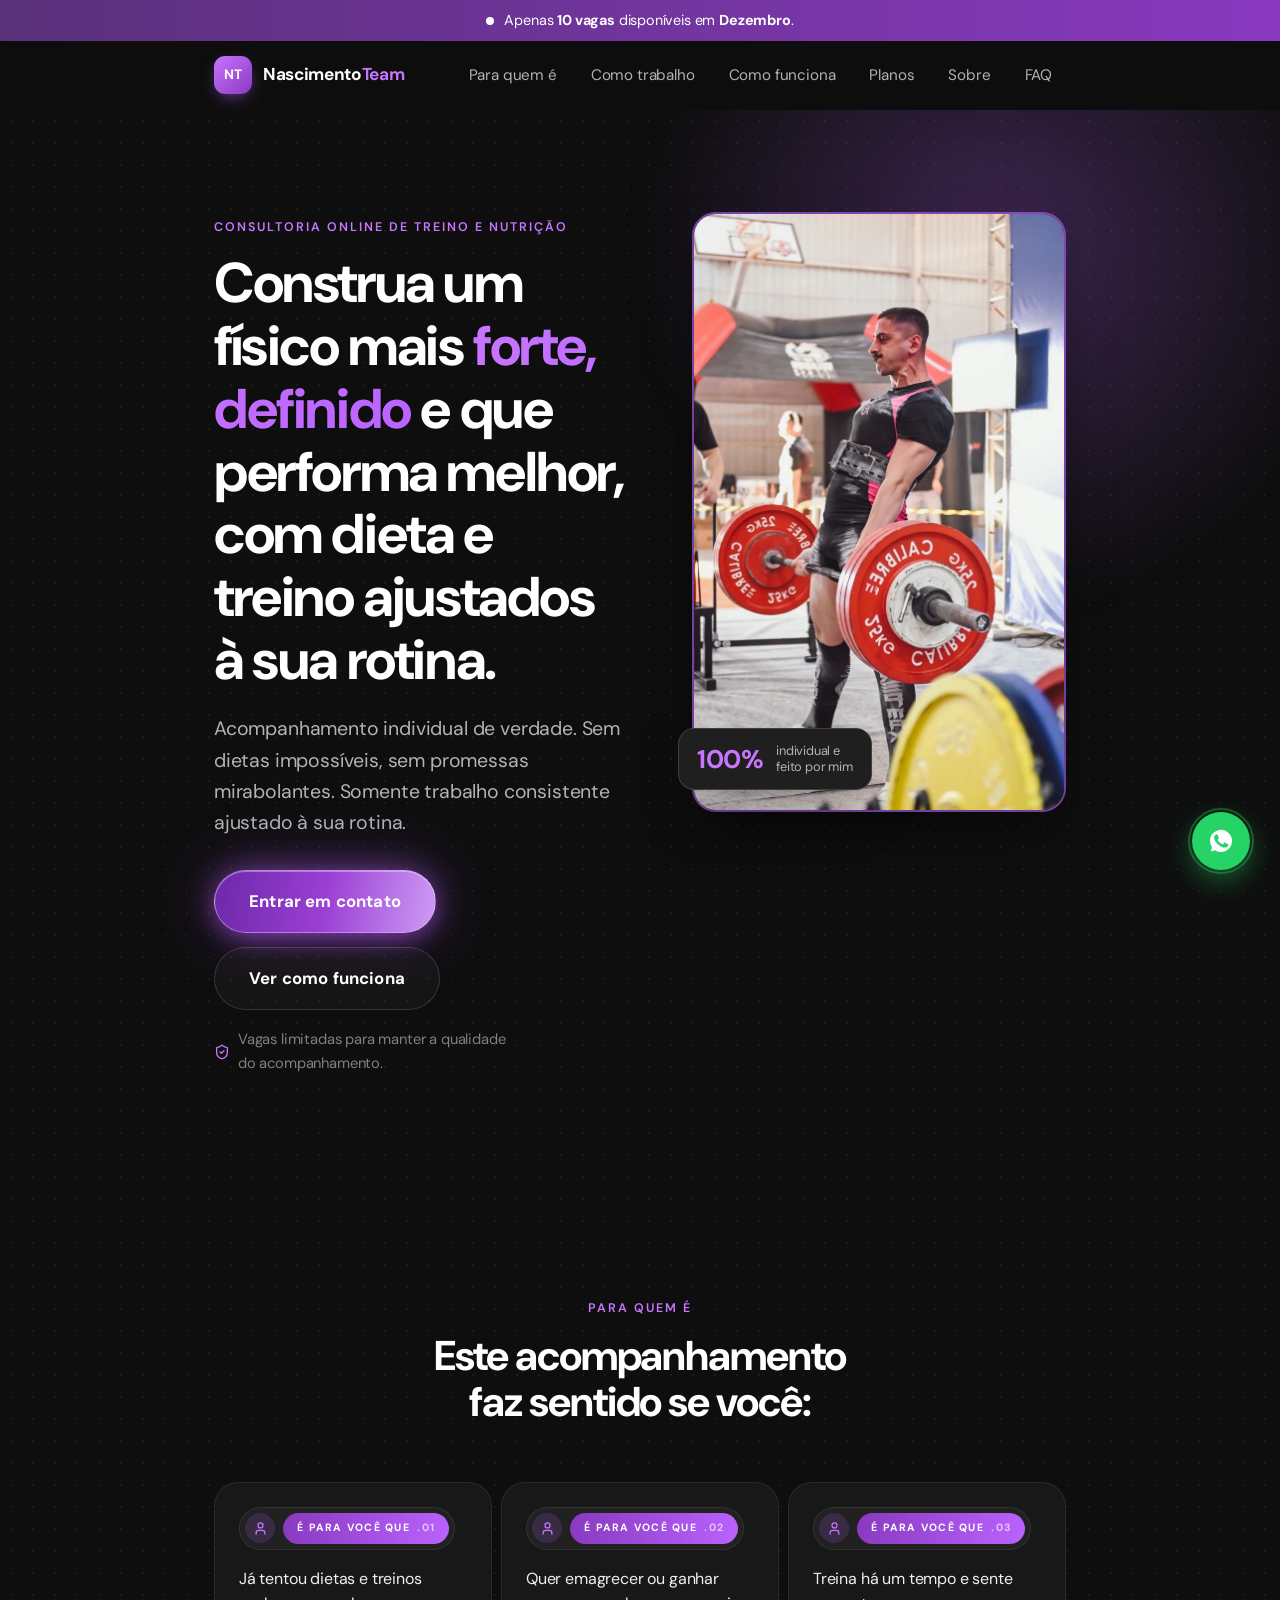
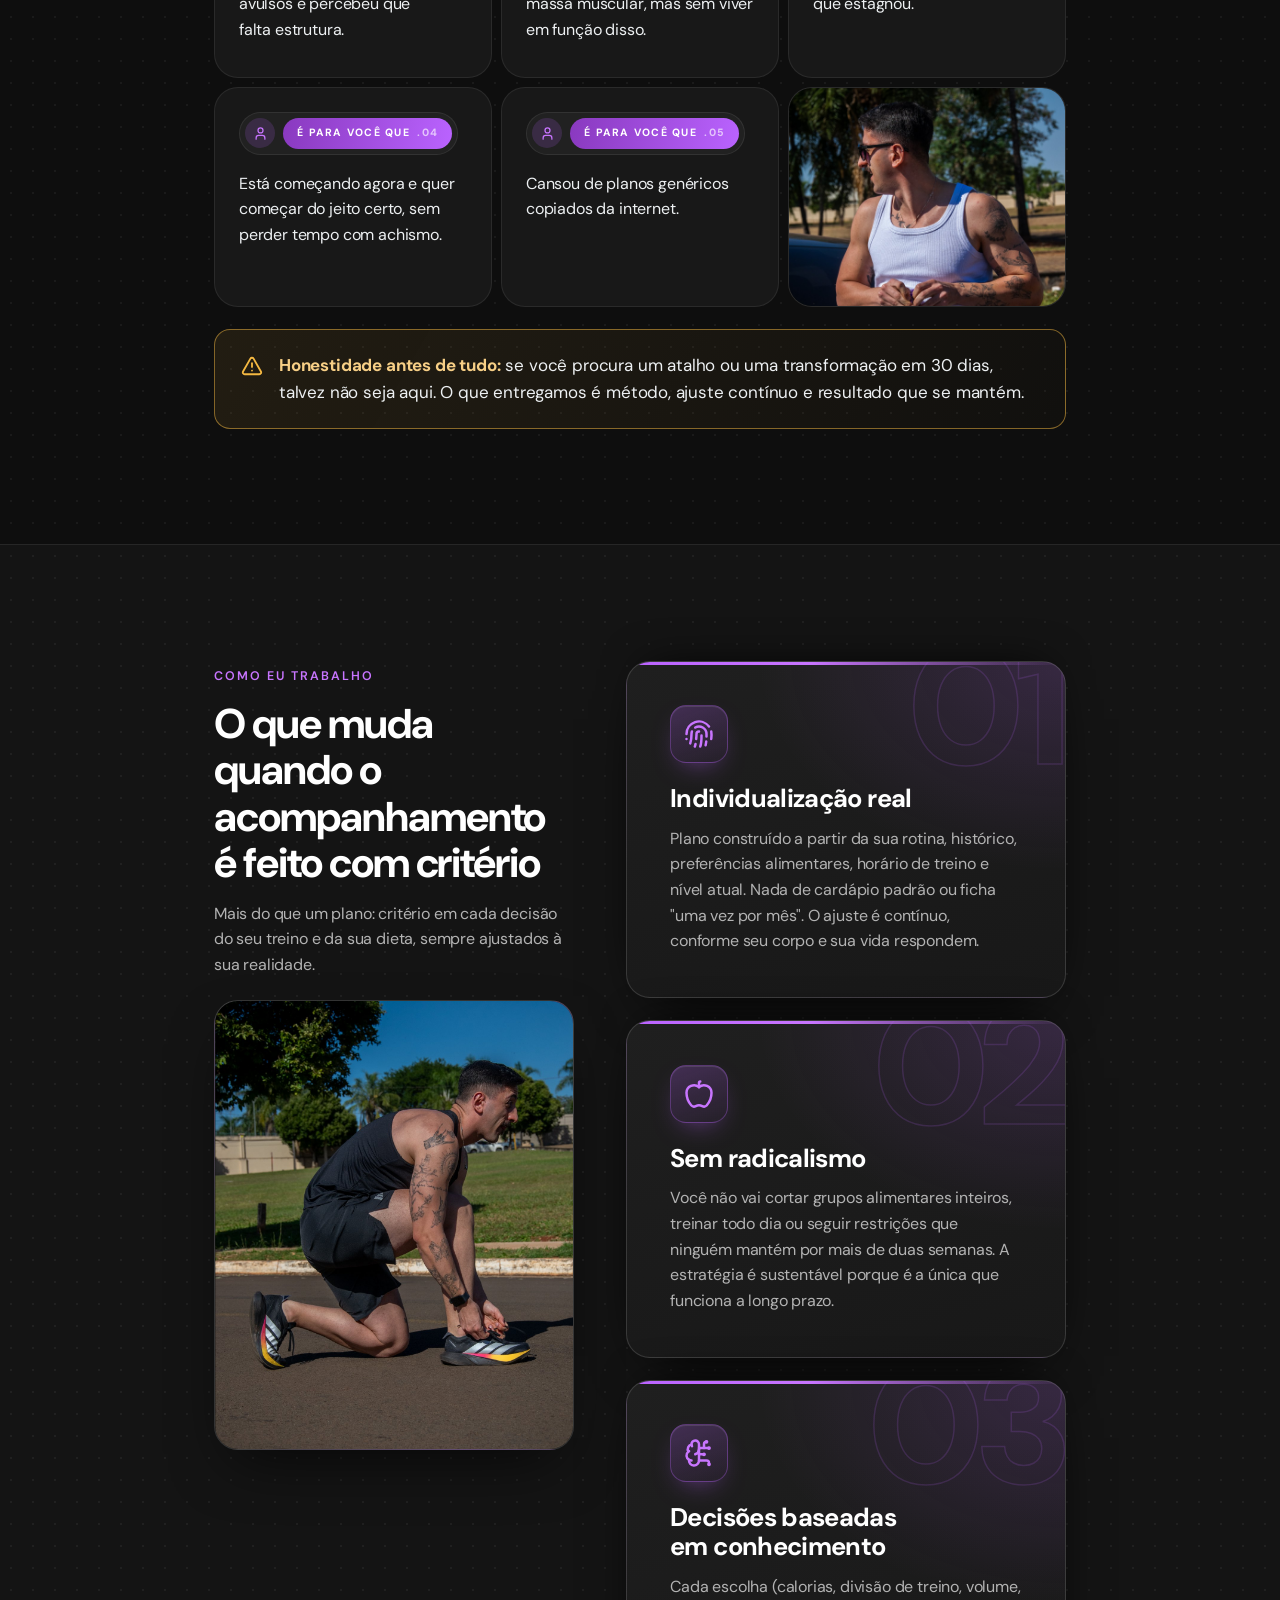
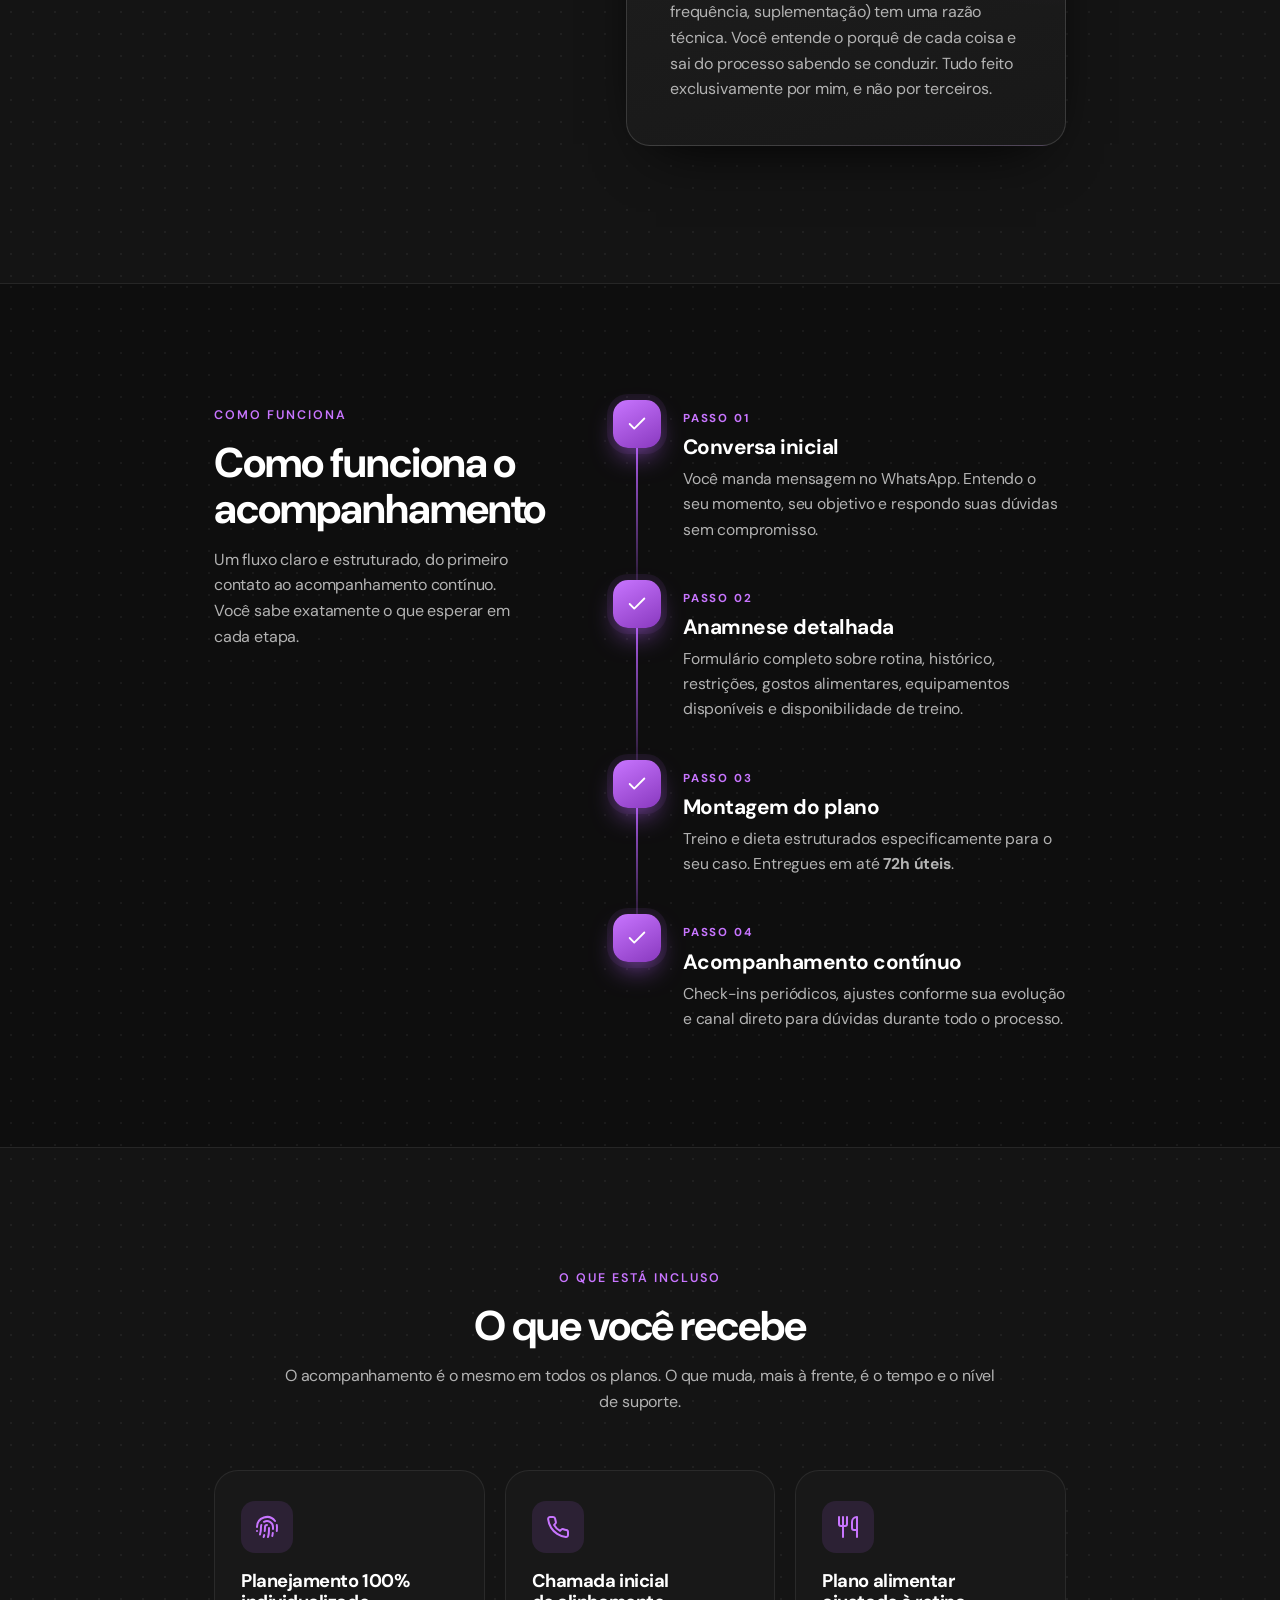
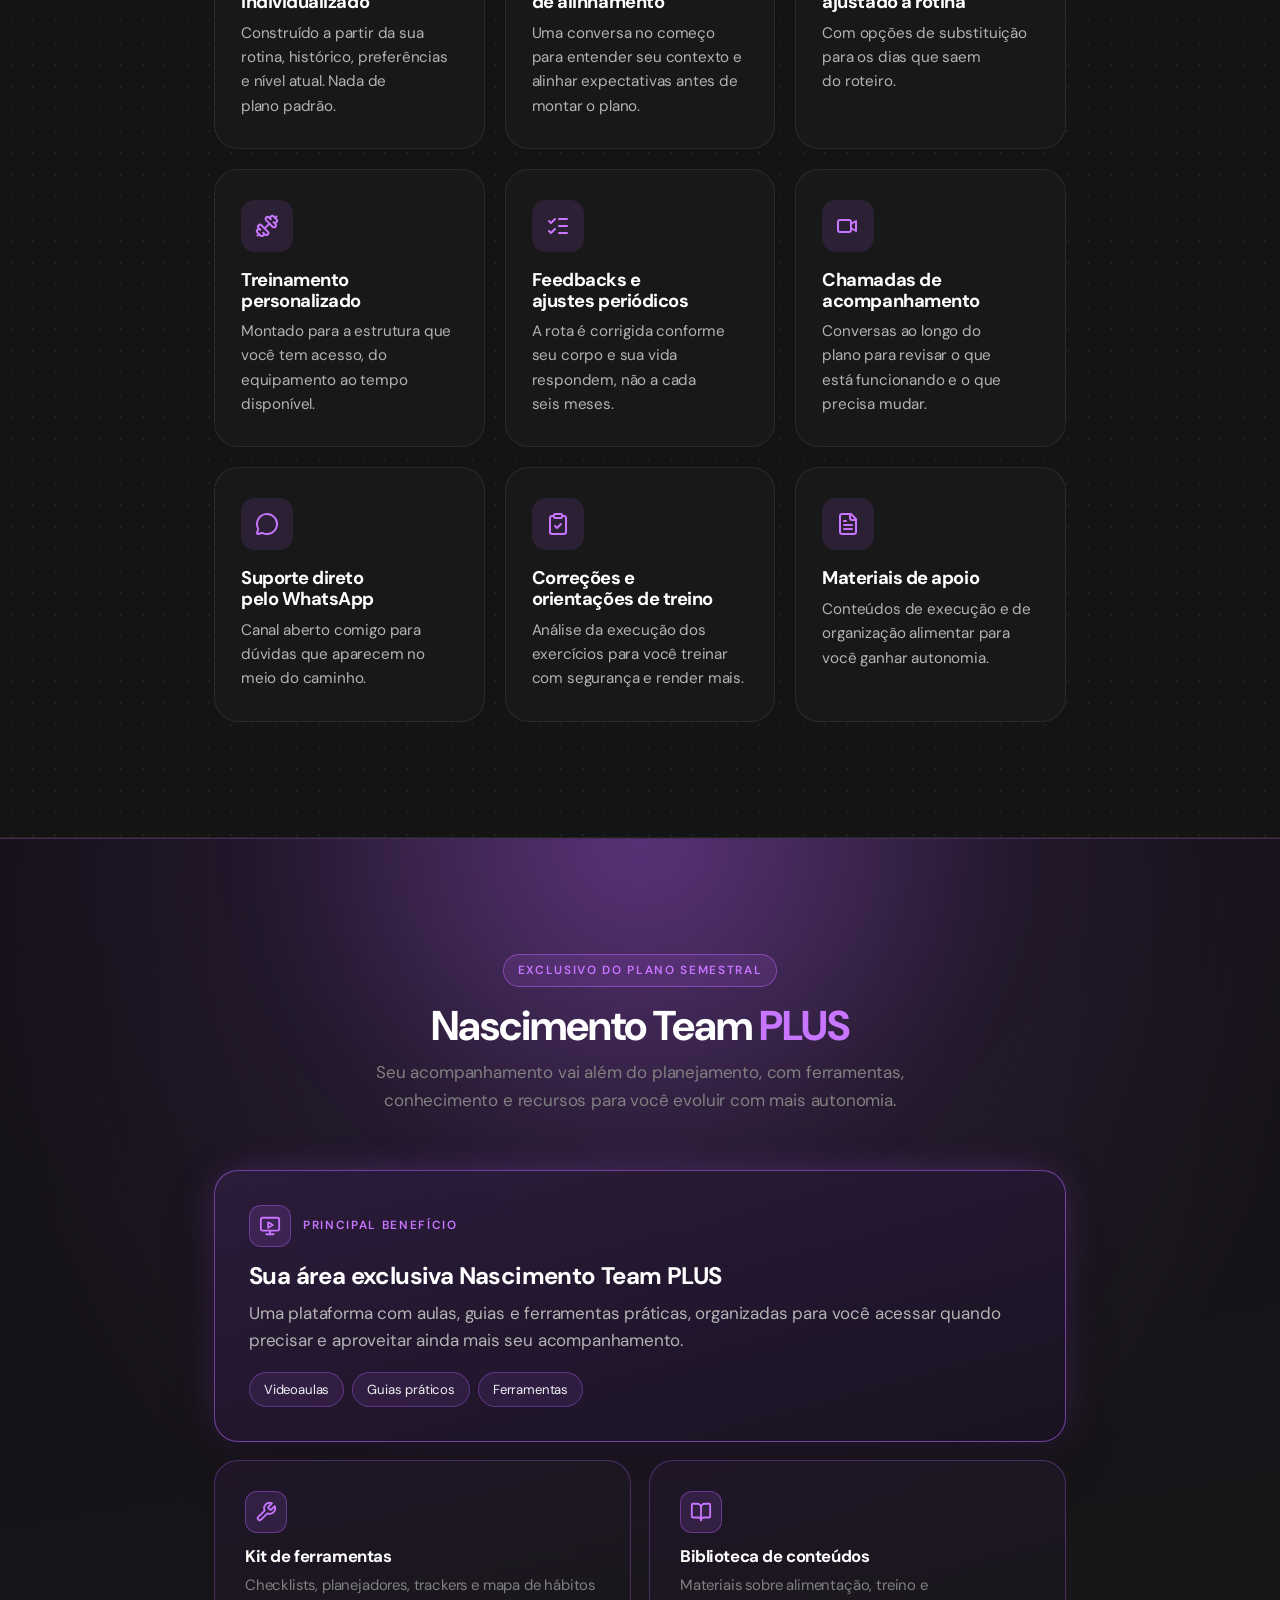
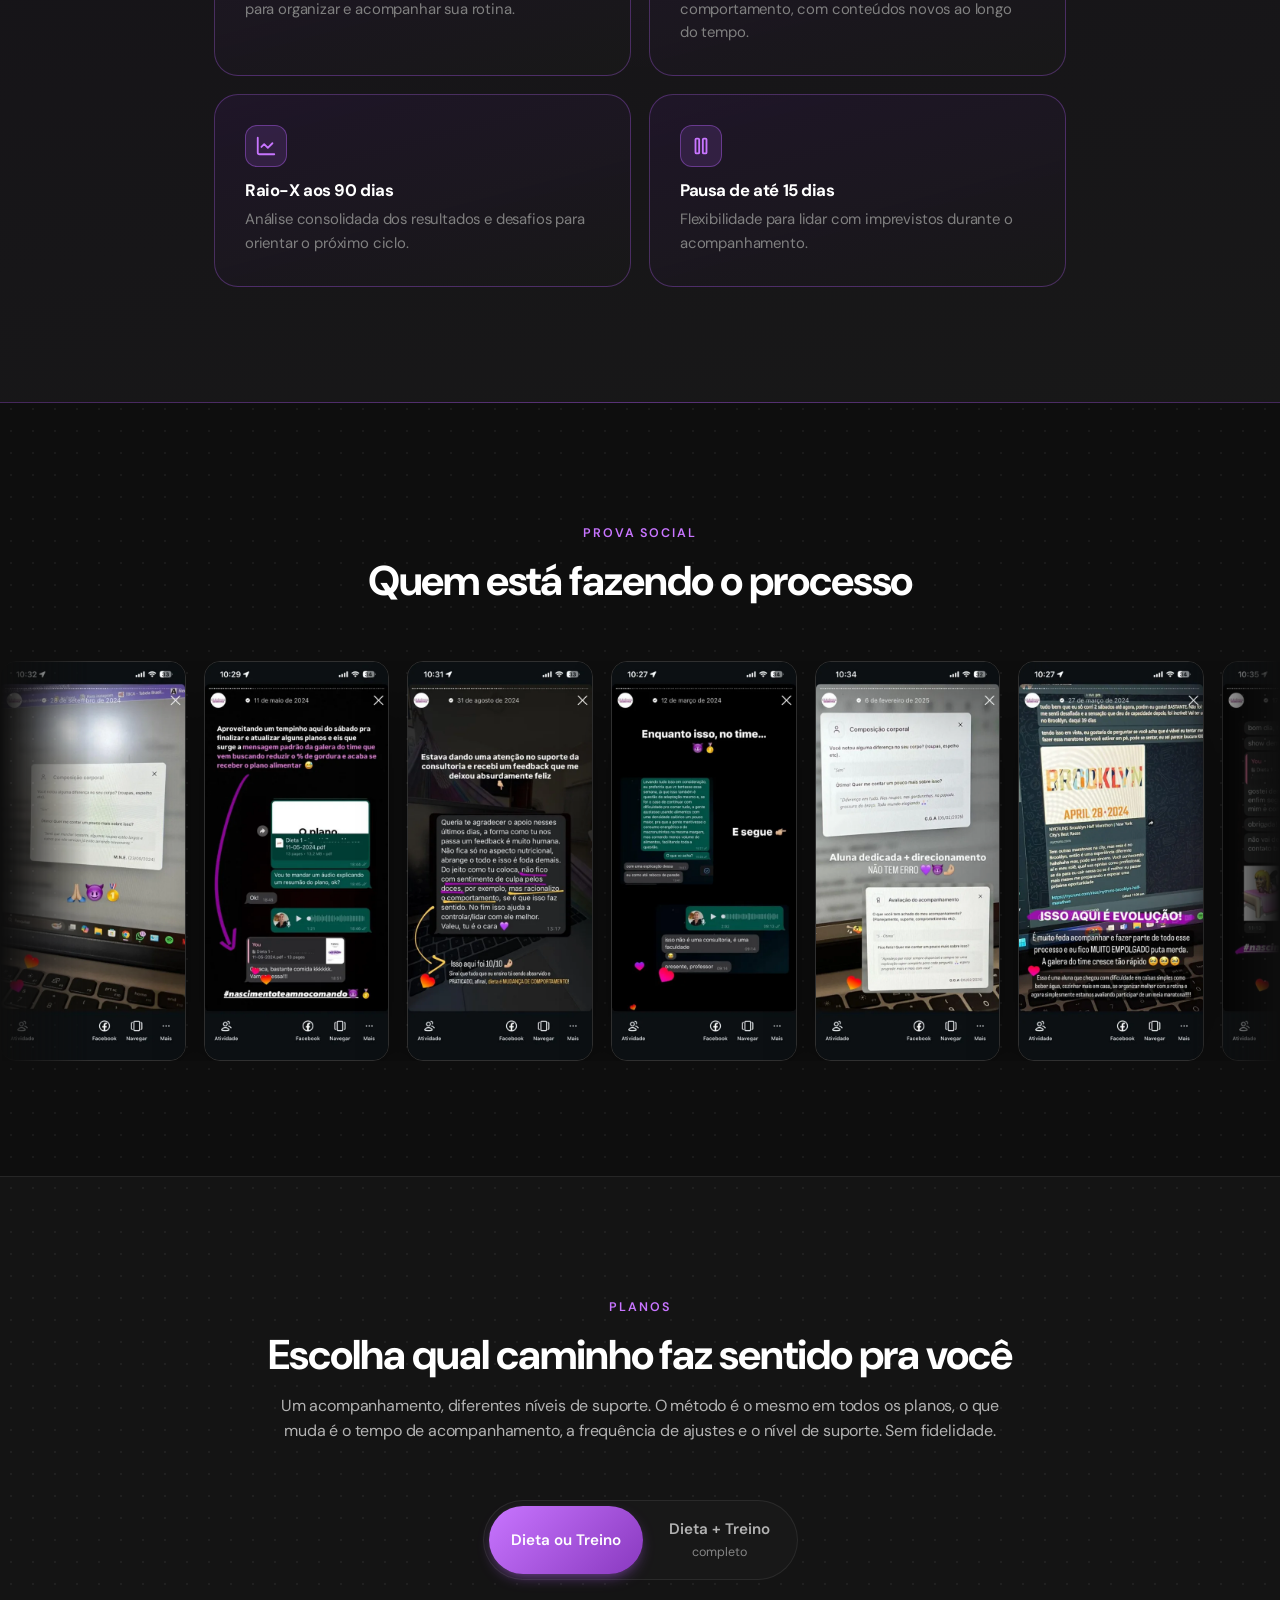
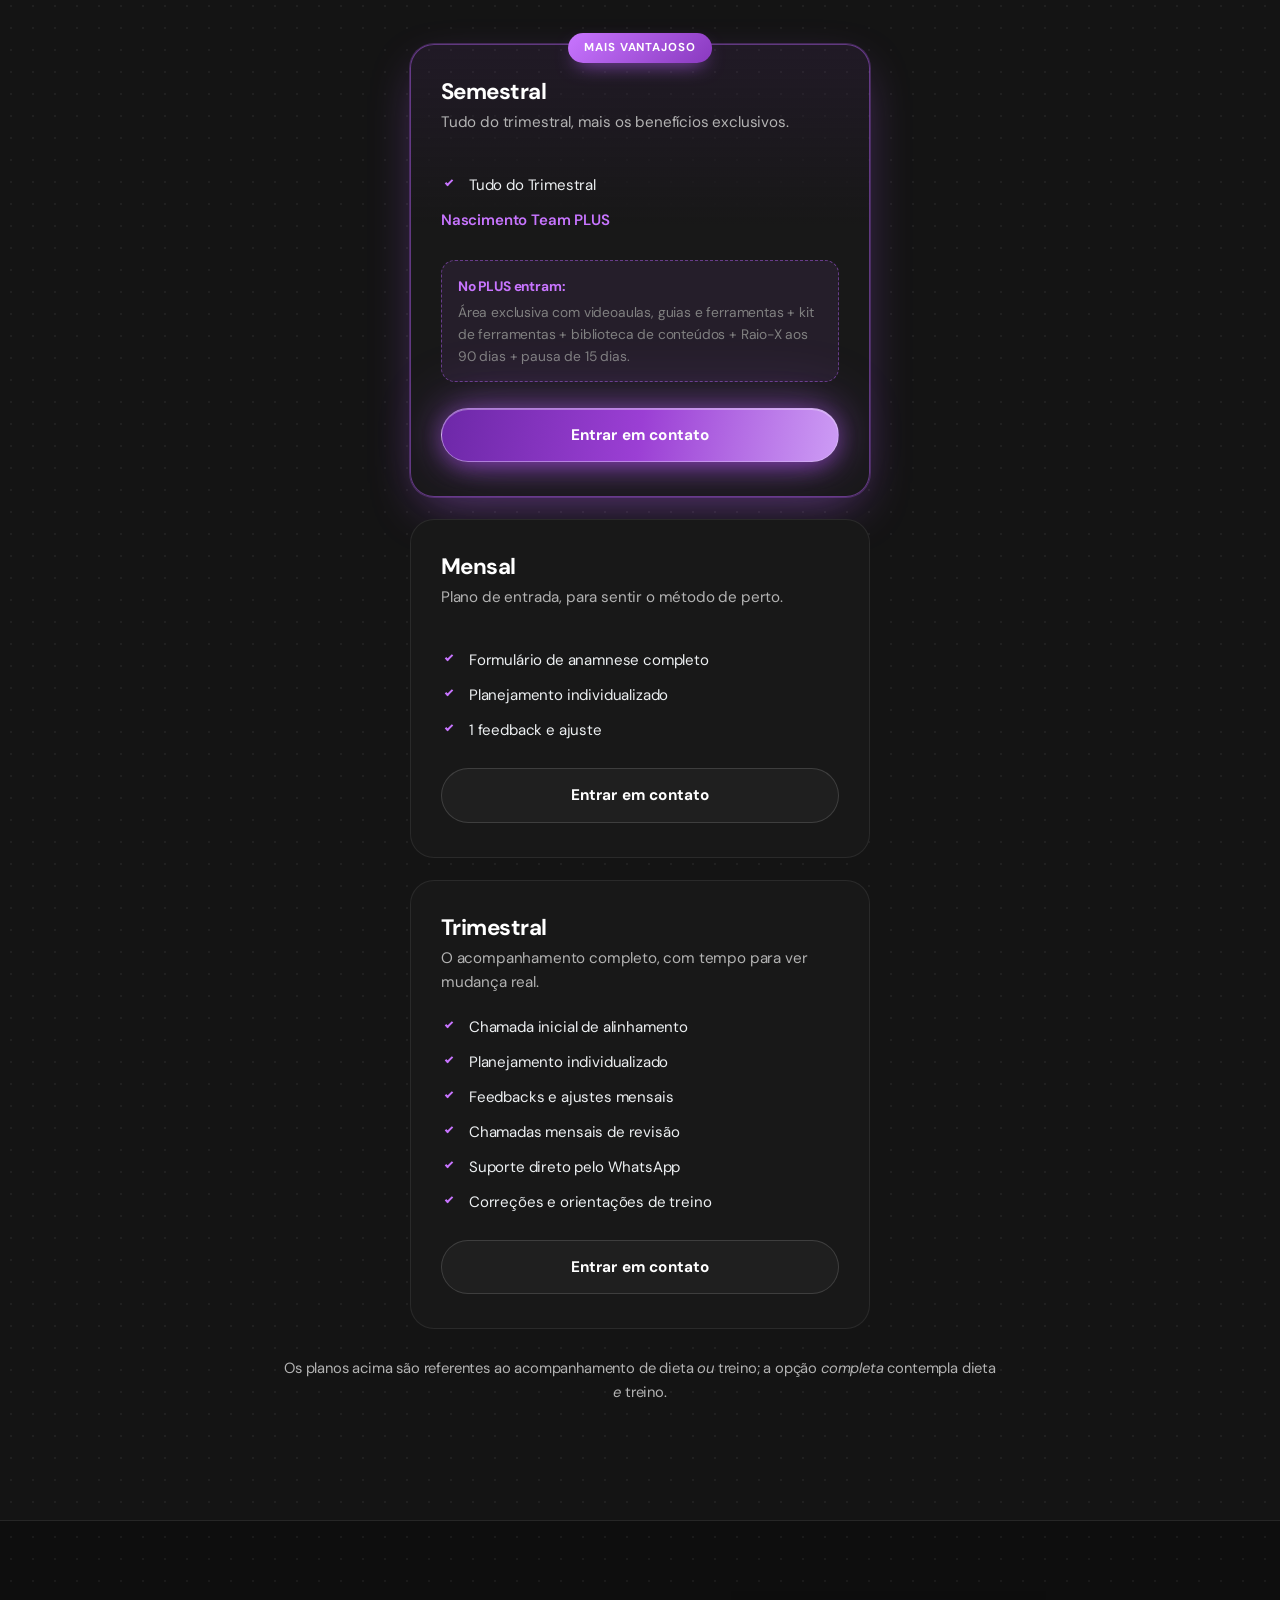
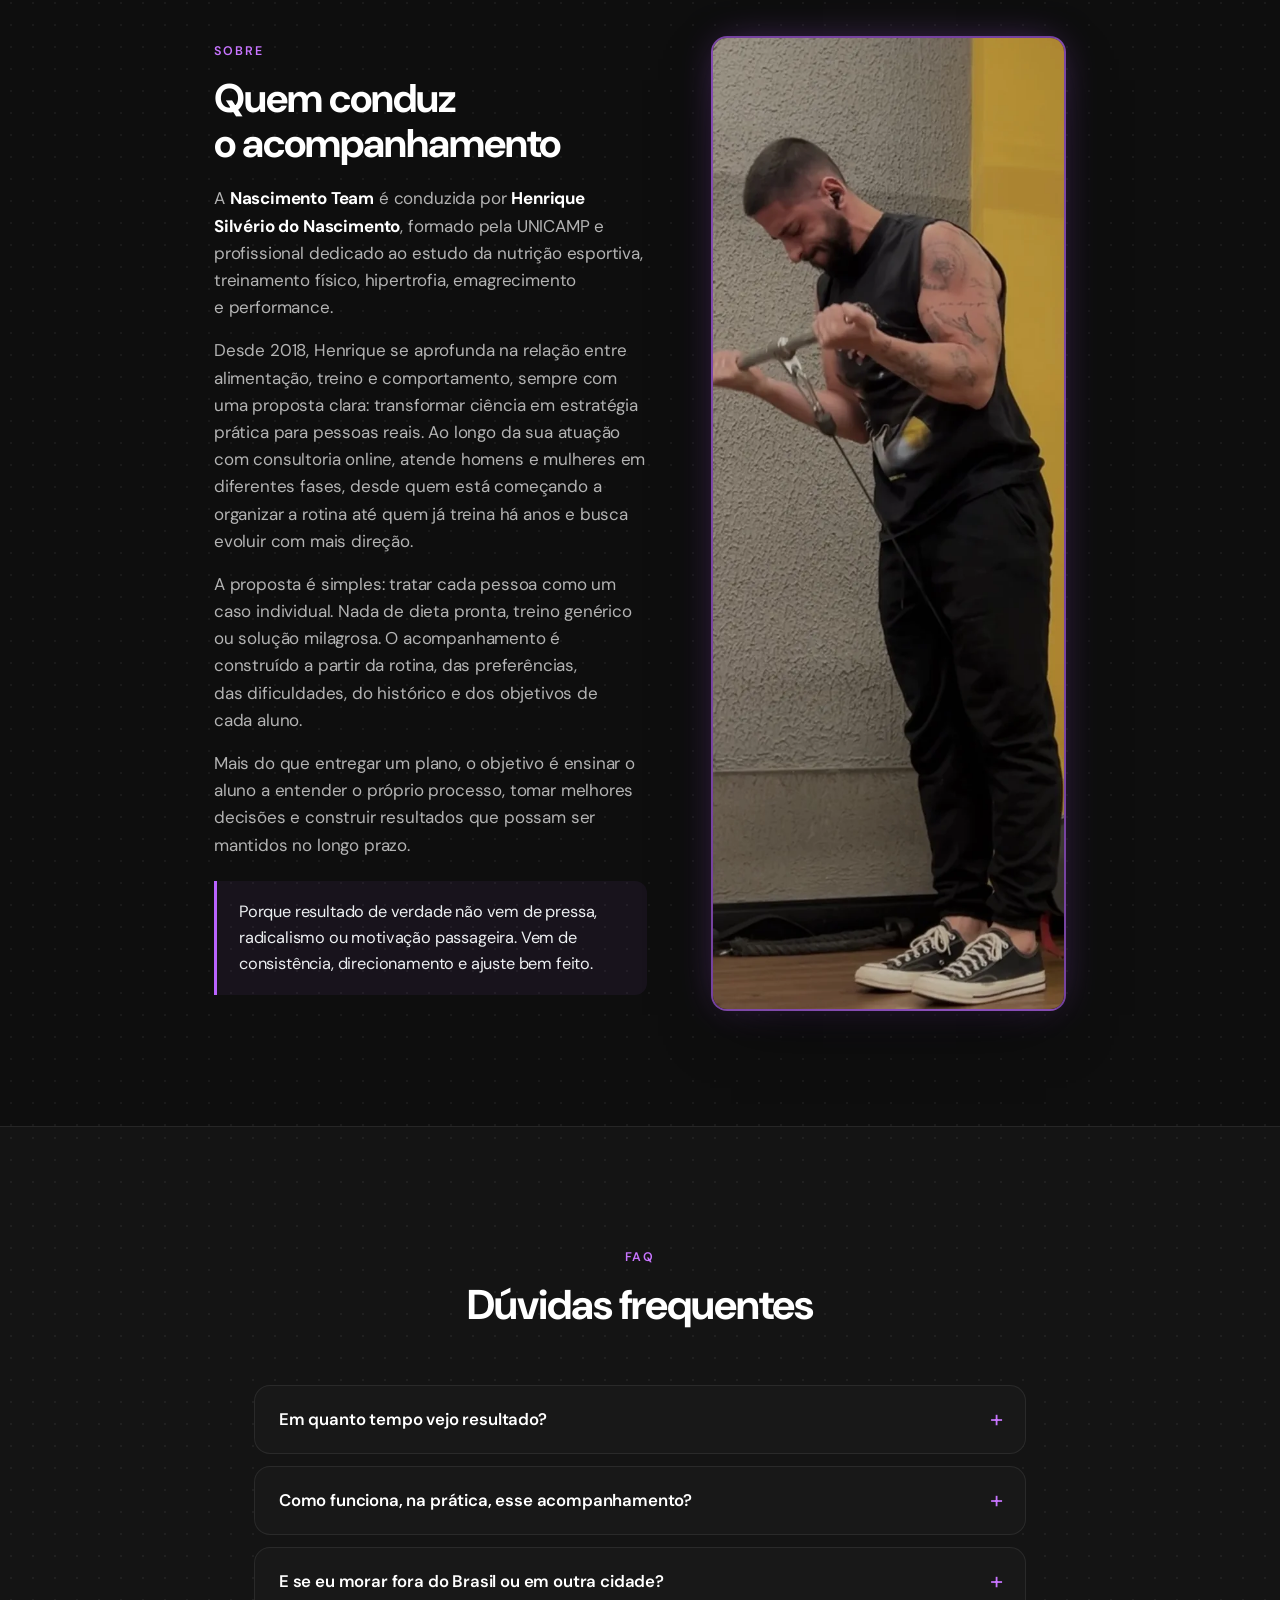
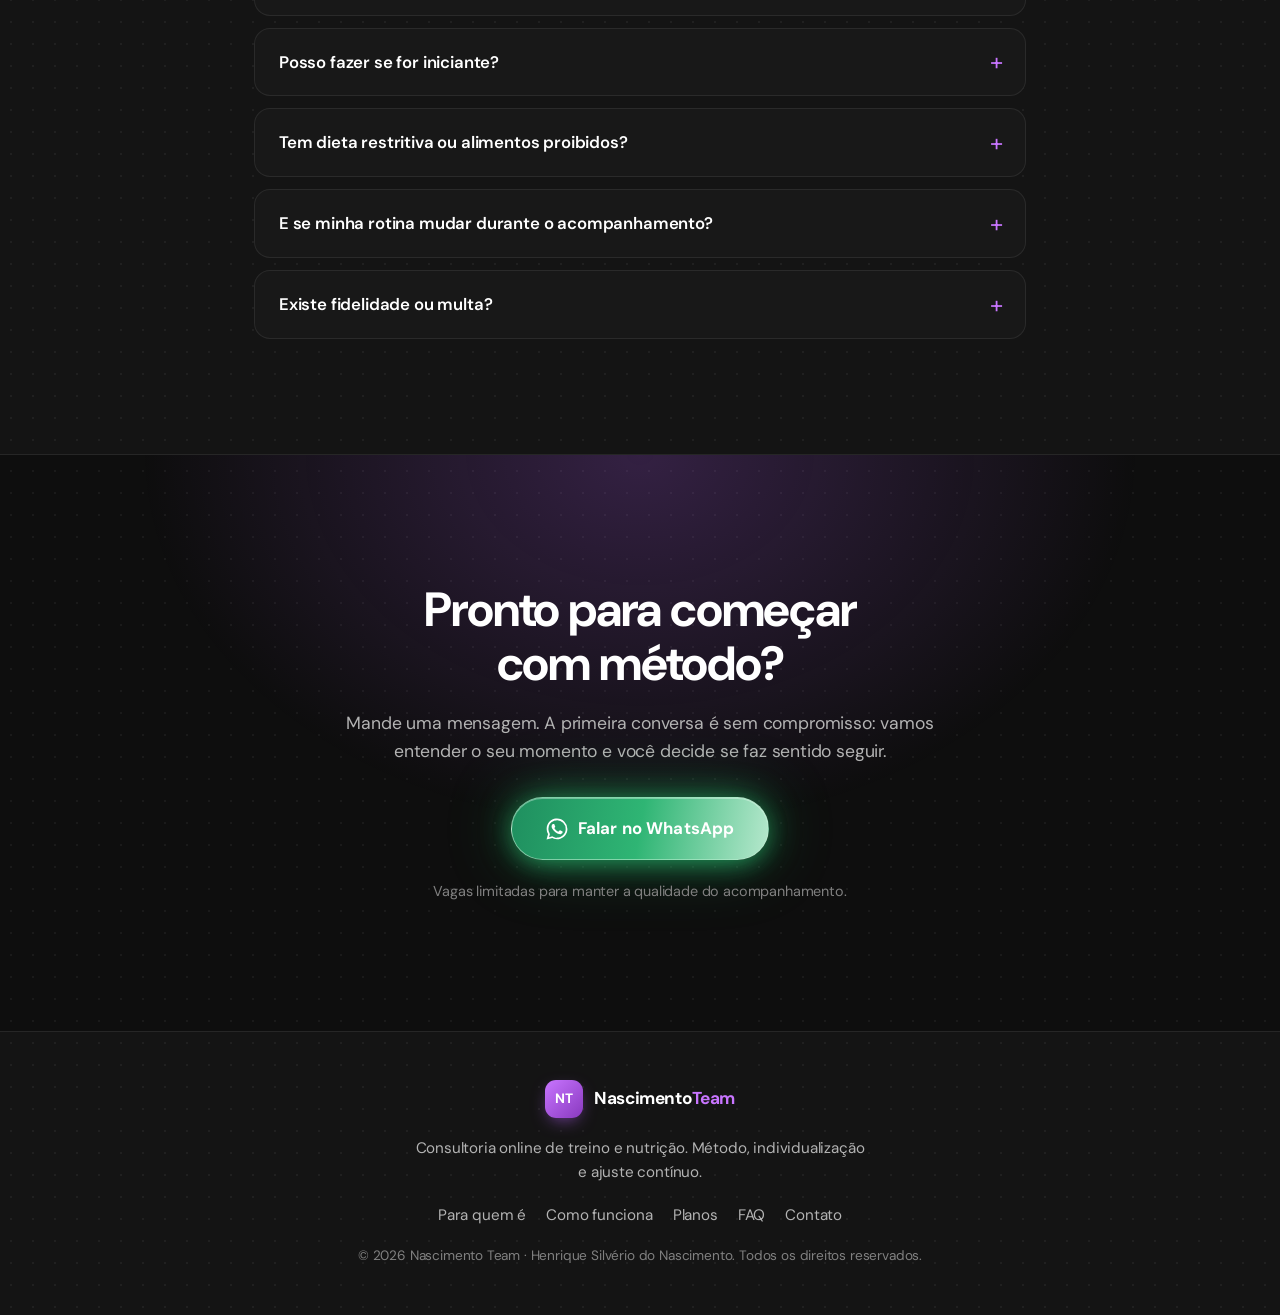
<file: index.html>
<!DOCTYPE html>
<html lang="pt-BR">
<head>
  <meta charset="UTF-8" />
  <meta name="viewport" content="width=device-width, initial-scale=1.0" />
  <title>Nascimento Team | Consultoria Online de Treino e Nutrição</title>
  <meta name="description" content="Consultoria online de treino e nutrição com acompanhamento individual. Sem dietas impossíveis, sem promessas mirabolantes. Método, ajuste contínuo e resultado que se mantém." />
  <meta name="theme-color" content="#0e0e0e" />
  <link rel="canonical" href="https://nascimentoteam.com.br/" />

  <!-- Open Graph / social -->
  <meta property="og:type" content="website" />
  <meta property="og:url" content="https://nascimentoteam.com.br/" />
  <meta property="og:title" content="Nascimento Team | Consultoria Online de Treino e Nutrição" />
  <meta property="og:description" content="Construa um físico mais forte, definido e que performa melhor, com dieta e treino ajustados à sua rotina." />
  <meta property="og:locale" content="pt_BR" />

  <link rel="icon" href="./img/favicon.svg" type="image/svg+xml" />

  <!-- Tipografia: DM Sans -->
  <link rel="preconnect" href="https://fonts.googleapis.com" />
  <link rel="preconnect" href="https://fonts.gstatic.com" crossorigin />
  <link href="https://fonts.googleapis.com/css2?family=DM+Sans:ital,opsz,wght@0,9..40,400;0,9..40,500;0,9..40,600;0,9..40,700;1,9..40,400&display=swap" rel="stylesheet" />

  <link rel="stylesheet" href="./styles.css" />
</head>
<body>

  <!-- ============================================================= -->
  <!-- 00. HEADER + BARRA DE ESCASSEZ                                 -->
  <!-- ============================================================= -->
  <div class="scarcity-bar" id="scarcityBar">
    <div class="container scarcity-bar__inner">
      <span class="scarcity-bar__dot" aria-hidden="true"></span>
      <p data-scarcity>Vagas limitadas este mês.</p>
    </div>
  </div>

  <header class="site-header" id="siteHeader">
    <div class="container site-header__inner">
      <a href="#topo" class="brand" aria-label="Nascimento Team, início">
        <span class="brand__mark" aria-hidden="true">NT</span>
        <span class="brand__name">Nascimento<span>Team</span></span>
      </a>

      <nav class="nav" id="primaryNav" aria-label="Navegação principal">
        <a href="#para-quem">Para quem é</a>
        <a href="#metodo">Como trabalho</a>
        <a href="#processo">Como funciona</a>
        <a href="#planos">Planos</a>
        <a href="#sobre">Sobre</a>
        <a href="#faq">FAQ</a>
      </nav>

      <button class="nav-toggle" id="navToggle" aria-label="Abrir menu" aria-expanded="false" aria-controls="primaryNav">
        <span></span><span></span><span></span>
      </button>
    </div>
  </header>

  <main id="topo">

    <!-- =========================================================== -->
    <!-- 1. HERO                                                      -->
    <!-- =========================================================== -->
    <section class="hero">
      <div class="hero__glow" aria-hidden="true"></div>
      <div class="container hero__inner">
        <div class="hero__content reveal">
          <span class="eyebrow">Consultoria online de treino e nutrição</span>
          <h1 class="hero__title">
            Construa um físico mais <span class="text-grad">forte, definido</span> e que performa melhor, com dieta e treino ajustados à sua rotina.
          </h1>
          <p class="hero__subtitle">
            Acompanhamento individual de verdade. Sem dietas impossíveis, sem promessas
            mirabolantes. Somente trabalho consistente ajustado à sua rotina.
          </p>
          <div class="hero__actions">
            <a href="#contato" class="btn btn--primary btn--lg" data-wa>Entrar em contato</a>
            <a href="#processo" class="btn btn--ghost btn--lg">Ver como funciona</a>
          </div>
          <p class="hero__microcopy">
            <svg viewBox="0 0 24 24" width="16" height="16" fill="none" stroke="currentColor" stroke-width="2" stroke-linecap="round" stroke-linejoin="round" aria-hidden="true"><path d="M20 13c0 5-3.5 7.5-7.66 8.95a1 1 0 0 1-.67-.01C7.5 20.5 4 18 4 13V6a1 1 0 0 1 1-1c2 0 4.5-1.2 6.24-2.72a1.17 1.17 0 0 1 1.52 0C14.51 3.81 17 5 19 5a1 1 0 0 1 1 1z"/> <path d="m9 12 2 2 4-4"/></svg>
            Vagas limitadas para manter a qualidade do acompanhamento.
          </p>
        </div>

        <div class="hero__media reveal">
          <img class="hero__photo" src="./img/henrique.jpg" width="400" height="600" alt="Henrique Silvério do Nascimento durante levantamento de peso" />
          <div class="hero__badge">
            <span class="hero__badge-num">100%</span>
            <span class="hero__badge-label">individual e<br />feito por mim</span>
          </div>
        </div>
      </div>
    </section>

    <!-- =========================================================== -->
    <!-- 2. PARA QUEM É                                               -->
    <!-- =========================================================== -->
    <section class="section" id="para-quem">
      <div class="container">
        <header class="section-head section-head--center reveal">
          <span class="eyebrow">Para quem é</span>
          <h2>Este acompanhamento faz sentido se você:</h2>
        </header>

        <div class="audience reveal">
          <article class="aud-card">
            <span class="aud-tag">
              <span class="aud-tag__icon" aria-hidden="true"><svg viewBox="0 0 24 24" width="15" height="15" fill="none" stroke="currentColor" stroke-width="2" stroke-linecap="round" stroke-linejoin="round" aria-hidden="true"><path d="M19 21v-2a4 4 0 0 0-4-4H9a4 4 0 0 0-4 4v2"/> <circle cx="12" cy="7" r="4"/></svg></span>
              <span class="aud-tag__pill">É para você que <b>.01</b></span>
            </span>
            <p>Já tentou dietas e treinos avulsos e percebeu que falta estrutura.</p>
          </article>

          <article class="aud-card">
            <span class="aud-tag">
              <span class="aud-tag__icon" aria-hidden="true"><svg viewBox="0 0 24 24" width="15" height="15" fill="none" stroke="currentColor" stroke-width="2" stroke-linecap="round" stroke-linejoin="round" aria-hidden="true"><path d="M19 21v-2a4 4 0 0 0-4-4H9a4 4 0 0 0-4 4v2"/> <circle cx="12" cy="7" r="4"/></svg></span>
              <span class="aud-tag__pill">É para você que <b>.02</b></span>
            </span>
            <p>Quer emagrecer ou ganhar massa muscular, mas sem viver em função disso.</p>
          </article>

          <article class="aud-card">
            <span class="aud-tag">
              <span class="aud-tag__icon" aria-hidden="true"><svg viewBox="0 0 24 24" width="15" height="15" fill="none" stroke="currentColor" stroke-width="2" stroke-linecap="round" stroke-linejoin="round" aria-hidden="true"><path d="M19 21v-2a4 4 0 0 0-4-4H9a4 4 0 0 0-4 4v2"/> <circle cx="12" cy="7" r="4"/></svg></span>
              <span class="aud-tag__pill">É para você que <b>.03</b></span>
            </span>
            <p>Treina há um tempo e sente que estagnou.</p>
          </article>

          <article class="aud-card">
            <span class="aud-tag">
              <span class="aud-tag__icon" aria-hidden="true"><svg viewBox="0 0 24 24" width="15" height="15" fill="none" stroke="currentColor" stroke-width="2" stroke-linecap="round" stroke-linejoin="round" aria-hidden="true"><path d="M19 21v-2a4 4 0 0 0-4-4H9a4 4 0 0 0-4 4v2"/> <circle cx="12" cy="7" r="4"/></svg></span>
              <span class="aud-tag__pill">É para você que <b>.04</b></span>
            </span>
            <p>Está começando agora e quer começar do jeito certo, sem perder tempo com achismo.</p>
          </article>

          <article class="aud-card">
            <span class="aud-tag">
              <span class="aud-tag__icon" aria-hidden="true"><svg viewBox="0 0 24 24" width="15" height="15" fill="none" stroke="currentColor" stroke-width="2" stroke-linecap="round" stroke-linejoin="round" aria-hidden="true"><path d="M19 21v-2a4 4 0 0 0-4-4H9a4 4 0 0 0-4 4v2"/> <circle cx="12" cy="7" r="4"/></svg></span>
              <span class="aud-tag__pill">É para você que <b>.05</b></span>
            </span>
            <p>Cansou de planos genéricos copiados da internet.</p>
          </article>

          <!-- 6º box = FOTO. Para trocar, basta apontar o src para outra imagem em ./img/ -->
          <figure class="aud-card aud-card--photo">
            <img src="./img/IMG_2227.JPG" alt="Henrique Silvério do Nascimento em treino" />
          </figure>
        </div>

        <div class="honesty reveal">
          <svg viewBox="0 0 24 24" width="22" height="22" fill="none" stroke="currentColor" stroke-width="2" stroke-linecap="round" stroke-linejoin="round" aria-hidden="true"><path d="m21.73 18-8-14a2 2 0 0 0-3.48 0l-8 14A2 2 0 0 0 4 21h16a2 2 0 0 0 1.73-3"/> <path d="M12 9v4"/> <path d="M12 17h.01"/></svg>
          <p>
            <strong>Honestidade antes de tudo:</strong> se você procura um atalho ou uma transformação
            em 30 dias, talvez não seja aqui. O que entregamos é método, ajuste contínuo e resultado que se mantém.
          </p>
        </div>
      </div>
    </section>

    <!-- =========================================================== -->
    <!-- 3. COMO EU TRABALHO (3 PILARES)                              -->
    <!-- =========================================================== -->
    <section class="section section--alt" id="metodo">
      <div class="container metodo-wrap">
        <div class="metodo-aside">
          <header class="section-head reveal">
            <span class="eyebrow">Como eu trabalho</span>
            <h2>O que muda quando o acompanhamento é feito com critério</h2>
            <p class="section-head__note">Mais do que um plano: critério em cada decisão do seu treino e da sua dieta, sempre ajustados à sua realidade.</p>
          </header>
          <figure class="metodo-photo">
            <svg viewBox="0 0 24 24" width="48" height="48" fill="none" stroke="currentColor" stroke-width="2" stroke-linecap="round" stroke-linejoin="round" aria-hidden="true"><path d="M17.596 12.768a2 2 0 1 0 2.829-2.829l-1.768-1.767a2 2 0 0 0 2.828-2.829l-2.828-2.828a2 2 0 0 0-2.829 2.828l-1.767-1.768a2 2 0 1 0-2.829 2.829z"/> <path d="m2.5 21.5 1.4-1.4"/> <path d="m20.1 3.9 1.4-1.4"/> <path d="M5.343 21.485a2 2 0 1 0 2.829-2.828l1.767 1.768a2 2 0 1 0 2.829-2.829l-6.364-6.364a2 2 0 1 0-2.829 2.829l1.768 1.767a2 2 0 0 0-2.828 2.829z"/> <path d="m9.6 14.4 4.8-4.8"/></svg>
            <small>./img/IMG_2218.JPG</small>
            <img src="./img/IMG_2218.JPG" alt="Henrique em treino" class="flip-h" onerror="this.closest('.metodo-photo').classList.add('is-empty')" />
          </figure>
        </div>

        <div class="pillars">
          <article class="pillar">
            <span class="pillar__num" aria-hidden="true">01</span>
            <span class="pillar__icon" aria-hidden="true"><svg viewBox="0 0 24 24" width="30" height="30" fill="none" stroke="currentColor" stroke-width="2" stroke-linecap="round" stroke-linejoin="round"><path d="M12 10a2 2 0 0 0-2 2c0 1.02-.1 2.51-.26 4"/><path d="M14 13.12c0 2.38 0 6.38-1 8.88"/><path d="M17.29 21.02c.12-.6.43-2.3.5-3.02"/><path d="M2 12a10 10 0 0 1 18-6"/><path d="M2 16h.01"/><path d="M21.8 16c.2-2 .131-5.354 0-6"/><path d="M5 19.5C5.5 18 6 15 6 12a6 6 0 0 1 .34-2"/><path d="M8.65 22c.21-.66.45-1.32.57-2"/><path d="M9 6.8a6 6 0 0 1 9 5.2v2"/></svg></span>
            <h3>Individualização real</h3>
            <p>
              Plano construído a partir da sua rotina, histórico, preferências alimentares,
              horário de treino e nível atual. Nada de cardápio padrão ou ficha "uma vez por mês".
              O ajuste é contínuo, conforme seu corpo e sua vida respondem.
            </p>
          </article>

          <article class="pillar">
            <span class="pillar__num" aria-hidden="true">02</span>
            <span class="pillar__icon" aria-hidden="true"><svg viewBox="0 0 24 24" width="30" height="30" fill="none" stroke="currentColor" stroke-width="2" stroke-linecap="round" stroke-linejoin="round"><path d="M12 6.528V3a1 1 0 0 1 1-1h0"/><path d="M18.237 21A15 15 0 0 0 22 11a6 6 0 0 0-10-4.472A6 6 0 0 0 2 11a15.1 15.1 0 0 0 3.763 10 3 3 0 0 0 3.648.648 5.5 5.5 0 0 1 5.178 0A3 3 0 0 0 18.237 21"/></svg></span>
            <h3>Sem radicalismo</h3>
            <p>
              Você não vai cortar grupos alimentares inteiros, treinar todo dia ou seguir
              restrições que ninguém mantém por mais de duas semanas. A estratégia é sustentável
              porque é a única que funciona a longo prazo.
            </p>
          </article>

          <article class="pillar">
            <span class="pillar__num" aria-hidden="true">03</span>
            <span class="pillar__icon" aria-hidden="true"><svg viewBox="0 0 24 24" width="30" height="30" fill="none" stroke="currentColor" stroke-width="2" stroke-linecap="round" stroke-linejoin="round"><path d="M12 5a3 3 0 1 0-5.997.125 4 4 0 0 0-2.526 5.77 4 4 0 0 0 .556 6.588A4 4 0 1 0 12 18Z"/><path d="M9 13a4.5 4.5 0 0 0 3-4"/><path d="M6.003 5.125A3 3 0 0 0 6.401 6.5"/><path d="M3.477 10.896a4 4 0 0 1 .585-.396"/><path d="M6 18a4 4 0 0 1-1.967-.516"/><path d="M12 13h4"/><path d="M12 18h6a2 2 0 0 1 2 2v1"/><path d="M12 8h8"/><path d="M16 8V5a2 2 0 0 1 2-2"/><circle cx="16" cy="13" r=".5"/><circle cx="18" cy="3" r=".5"/><circle cx="20" cy="21" r=".5"/><circle cx="20" cy="8" r=".5"/></svg></span>
            <h3>Decisões baseadas em conhecimento</h3>
            <p>
              Cada escolha (calorias, divisão de treino, volume, frequência, suplementação)
              tem uma razão técnica. Você entende o porquê de cada coisa e sai do processo sabendo
              se conduzir. Tudo feito exclusivamente por mim, e não por terceiros.
            </p>
          </article>
        </div>
      </div>
    </section>

    <!-- =========================================================== -->
    <!-- 4. COMO FUNCIONA (4 PASSOS)                                  -->
    <!-- =========================================================== -->
    <section class="section" id="processo">
      <div class="container timeline-wrap">
        <header class="section-head timeline-intro reveal">
          <span class="eyebrow">Como funciona</span>
          <h2>Como funciona o acompanhamento</h2>
          <p class="section-head__note">Um fluxo claro e estruturado, do primeiro contato ao acompanhamento contínuo. Você sabe exatamente o que esperar em cada etapa.</p>
        </header>

        <ol class="timeline">
          <li class="tl-step reveal">
            <span class="tl-badge" aria-hidden="true"><svg viewBox="0 0 24 24" width="22" height="22" fill="none" stroke="currentColor" stroke-width="2" stroke-linecap="round" stroke-linejoin="round" aria-hidden="true"><path d="M20 6 9 17l-5-5"/></svg></span>
            <div class="tl-body">
              <span class="tl-tag">Passo 01</span>
              <h3>Conversa inicial</h3>
              <p>Você manda mensagem no WhatsApp. Entendo o seu momento, seu objetivo e respondo suas dúvidas sem compromisso.</p>
            </div>
          </li>
          <li class="tl-step reveal">
            <span class="tl-badge" aria-hidden="true"><svg viewBox="0 0 24 24" width="22" height="22" fill="none" stroke="currentColor" stroke-width="2" stroke-linecap="round" stroke-linejoin="round" aria-hidden="true"><path d="M20 6 9 17l-5-5"/></svg></span>
            <div class="tl-body">
              <span class="tl-tag">Passo 02</span>
              <h3>Anamnese detalhada</h3>
              <p>Formulário completo sobre rotina, histórico, restrições, gostos alimentares, equipamentos disponíveis e disponibilidade de treino.</p>
            </div>
          </li>
          <li class="tl-step reveal">
            <span class="tl-badge" aria-hidden="true"><svg viewBox="0 0 24 24" width="22" height="22" fill="none" stroke="currentColor" stroke-width="2" stroke-linecap="round" stroke-linejoin="round" aria-hidden="true"><path d="M20 6 9 17l-5-5"/></svg></span>
            <div class="tl-body">
              <span class="tl-tag">Passo 03</span>
              <h3>Montagem do plano</h3>
              <p>Treino e dieta estruturados especificamente para o seu caso. Entregues em até <strong>72h úteis</strong>.</p>
            </div>
          </li>
          <li class="tl-step reveal">
            <span class="tl-badge" aria-hidden="true"><svg viewBox="0 0 24 24" width="22" height="22" fill="none" stroke="currentColor" stroke-width="2" stroke-linecap="round" stroke-linejoin="round" aria-hidden="true"><path d="M20 6 9 17l-5-5"/></svg></span>
            <div class="tl-body">
              <span class="tl-tag">Passo 04</span>
              <h3>Acompanhamento contínuo</h3>
              <p>Check-ins periódicos, ajustes conforme sua evolução e canal direto para dúvidas durante todo o processo.</p>
            </div>
          </li>
        </ol>
      </div>
    </section>

    <!-- =========================================================== -->
    <!-- 5. O QUE ESTÁ INCLUSO                                        -->
    <!-- =========================================================== -->
    <section class="section section--alt" id="incluso">
      <div class="container">
        <header class="section-head section-head--center reveal">
          <span class="eyebrow">O que está incluso</span>
          <h2>O que você recebe</h2>
          <p class="section-head__note">O acompanhamento é o mesmo em todos os planos. O que muda, mais à frente, é o tempo e o nível de suporte.</p>
        </header>

        <div class="features">
          <article class="feature reveal">
            <span class="feature__icon" aria-hidden="true"><svg viewBox="0 0 24 24" width="24" height="24" fill="none" stroke="currentColor" stroke-width="2" stroke-linecap="round" stroke-linejoin="round"><path d="M12 10a2 2 0 0 0-2 2c0 1.02-.1 2.51-.26 4"/><path d="M14 13.12c0 2.38 0 6.38-1 8.88"/><path d="M17.29 21.02c.12-.6.43-2.3.5-3.02"/><path d="M2 12a10 10 0 0 1 18-6"/><path d="M2 16h.01"/><path d="M21.8 16c.2-2 .131-5.354 0-6"/><path d="M5 19.5C5.5 18 6 15 6 12a6 6 0 0 1 .34-2"/><path d="M8.65 22c.21-.66.45-1.32.57-2"/><path d="M9 6.8a6 6 0 0 1 9 5.2v2"/></svg></span>
            <h3>Planejamento 100% individualizado</h3>
            <p>Construído a partir da sua rotina, histórico, preferências e nível atual. Nada de plano padrão.</p>
          </article>

          <article class="feature reveal">
            <span class="feature__icon" aria-hidden="true"><svg viewBox="0 0 24 24" width="24" height="24" fill="none" stroke="currentColor" stroke-width="2" stroke-linecap="round" stroke-linejoin="round"><path d="M22 16.92v3a2 2 0 0 1-2.18 2 19.79 19.79 0 0 1-8.63-3.07 19.5 19.5 0 0 1-6-6 19.79 19.79 0 0 1-3.07-8.67A2 2 0 0 1 4.11 2h3a2 2 0 0 1 2 1.72 12.84 12.84 0 0 0 .7 2.81 2 2 0 0 1-.45 2.11L8.09 9.91a16 16 0 0 0 6 6l1.27-1.27a2 2 0 0 1 2.11-.45 12.84 12.84 0 0 0 2.81.7A2 2 0 0 1 22 16.92z"/></svg></span>
            <h3>Chamada inicial de alinhamento</h3>
            <p>Uma conversa no começo para entender seu contexto e alinhar expectativas antes de montar o plano.</p>
          </article>

          <article class="feature reveal">
            <span class="feature__icon" aria-hidden="true"><svg viewBox="0 0 24 24" width="24" height="24" fill="none" stroke="currentColor" stroke-width="2" stroke-linecap="round" stroke-linejoin="round"><path d="M3 2v7c0 1.1.9 2 2 2h4a2 2 0 0 0 2-2V2"/> <path d="M7 2v20"/> <path d="M21 15V2a5 5 0 0 0-5 5v6c0 1.1.9 2 2 2h3Zm0 0v7"/></svg></span>
            <h3>Plano alimentar ajustado à rotina</h3>
            <p>Com opções de substituição para os dias que saem do roteiro.</p>
          </article>

          <article class="feature reveal">
            <span class="feature__icon" aria-hidden="true"><svg viewBox="0 0 24 24" width="24" height="24" fill="none" stroke="currentColor" stroke-width="2" stroke-linecap="round" stroke-linejoin="round"><path d="M17.596 12.768a2 2 0 1 0 2.829-2.829l-1.768-1.767a2 2 0 0 0 2.828-2.829l-2.828-2.828a2 2 0 0 0-2.829 2.828l-1.767-1.768a2 2 0 1 0-2.829 2.829z"/> <path d="m2.5 21.5 1.4-1.4"/> <path d="m20.1 3.9 1.4-1.4"/> <path d="M5.343 21.485a2 2 0 1 0 2.829-2.828l1.767 1.768a2 2 0 1 0 2.829-2.829l-6.364-6.364a2 2 0 1 0-2.829 2.829l1.768 1.767a2 2 0 0 0-2.828 2.829z"/> <path d="m9.6 14.4 4.8-4.8"/></svg></span>
            <h3>Treinamento personalizado</h3>
            <p>Montado para a estrutura que você tem acesso, do equipamento ao tempo disponível.</p>
          </article>

          <article class="feature reveal">
            <span class="feature__icon" aria-hidden="true"><svg viewBox="0 0 24 24" width="24" height="24" fill="none" stroke="currentColor" stroke-width="2" stroke-linecap="round" stroke-linejoin="round"><path d="M13 5h8"/> <path d="M13 12h8"/> <path d="M13 19h8"/> <path d="m3 17 2 2 4-4"/> <path d="m3 7 2 2 4-4"/></svg></span>
            <h3>Feedbacks e ajustes periódicos</h3>
            <p>A rota é corrigida conforme seu corpo e sua vida respondem, não a cada seis meses.</p>
          </article>

          <article class="feature reveal">
            <span class="feature__icon" aria-hidden="true"><svg viewBox="0 0 24 24" width="24" height="24" fill="none" stroke="currentColor" stroke-width="2" stroke-linecap="round" stroke-linejoin="round"><path d="M15 10l5-3v10l-5-3v-4Z"/><rect x="2" y="6" width="13" height="12" rx="2"/></svg></span>
            <h3>Chamadas de acompanhamento</h3>
            <p>Conversas ao longo do plano para revisar o que está funcionando e o que precisa mudar.</p>
          </article>

          <article class="feature reveal">
            <span class="feature__icon" aria-hidden="true"><svg viewBox="0 0 24 24" width="24" height="24" fill="none" stroke="currentColor" stroke-width="2" stroke-linecap="round" stroke-linejoin="round"><path d="M2.992 16.342a2 2 0 0 1 .094 1.167l-1.065 3.29a1 1 0 0 0 1.236 1.168l3.413-.998a2 2 0 0 1 1.099.092 10 10 0 1 0-4.777-4.719"/></svg></span>
            <h3>Suporte direto pelo WhatsApp</h3>
            <p>Canal aberto comigo para dúvidas que aparecem no meio do caminho.</p>
          </article>

          <article class="feature reveal">
            <span class="feature__icon" aria-hidden="true"><svg viewBox="0 0 24 24" width="24" height="24" fill="none" stroke="currentColor" stroke-width="2" stroke-linecap="round" stroke-linejoin="round"><rect width="8" height="4" x="8" y="2" rx="1" ry="1"/><path d="M16 4h2a2 2 0 0 1 2 2v14a2 2 0 0 1-2 2H6a2 2 0 0 1-2-2V6a2 2 0 0 1 2-2h2"/><path d="m9 14 2 2 4-4"/></svg></span>
            <h3>Correções e orientações de treino</h3>
            <p>Análise da execução dos exercícios para você treinar com segurança e render mais.</p>
          </article>

          <article class="feature reveal">
            <span class="feature__icon" aria-hidden="true"><svg viewBox="0 0 24 24" width="24" height="24" fill="none" stroke="currentColor" stroke-width="2" stroke-linecap="round" stroke-linejoin="round"><path d="M15 2H6a2 2 0 0 0-2 2v16a2 2 0 0 0 2 2h12a2 2 0 0 0 2-2V7Z"/><path d="M14 2v4a2 2 0 0 0 2 2h4"/><path d="M10 9H8"/><path d="M16 13H8"/><path d="M16 17H8"/></svg></span>
            <h3>Materiais de apoio</h3>
            <p>Conteúdos de execução e de organização alimentar para você ganhar autonomia.</p>
          </article>
        </div>
      </div>
    </section>

    <!-- =========================================================== -->
    <!-- 5b. NASCIMENTO TEAM PLUS                                     -->
    <!-- =========================================================== -->
    <section class="section plus" id="plus">
      <div class="plus__glow" aria-hidden="true"></div>
      <div class="container">
        <header class="section-head section-head--center reveal">
          <span class="plus__eyebrow">Exclusivo do plano semestral</span>
          <h2 class="plus__title">Nascimento Team <span>PLUS</span></h2>
          <p class="plus__sub">Seu acompanhamento vai além do planejamento, com ferramentas, conhecimento e recursos para você evoluir com mais autonomia.</p>
        </header>

        <!-- Destaque: a área exclusiva é o principal benefício do PLUS -->
        <article class="plus-hero reveal">
          <div class="plus-hero__tag">
            <span class="plus-item__icon" aria-hidden="true"><svg viewBox="0 0 24 24" width="22" height="22" fill="none" stroke="currentColor" stroke-width="2" stroke-linecap="round" stroke-linejoin="round"><rect x="2" y="3" width="20" height="14" rx="2"/><path d="m10 8 5 3-5 3z"/><path d="M8 21h8"/><path d="M12 17v4"/></svg></span>
            <span class="plus-hero__label">Principal benefício</span>
          </div>
          <h3>Sua área exclusiva Nascimento Team PLUS</h3>
          <p>Uma plataforma com aulas, guias e ferramentas práticas, organizadas para você acessar quando precisar e aproveitar ainda mais seu acompanhamento.</p>
          <ul class="plus-hero__chips">
            <li>Videoaulas</li>
            <li>Guias práticos</li>
            <li>Ferramentas</li>
          </ul>
        </article>

        <div class="plus-grid reveal">
          <article class="plus-item">
            <span class="plus-item__icon" aria-hidden="true"><svg viewBox="0 0 24 24" width="22" height="22" fill="none" stroke="currentColor" stroke-width="2" stroke-linecap="round" stroke-linejoin="round"><path d="M14.7 6.3a1 1 0 0 0 0 1.4l1.6 1.6a1 1 0 0 0 1.4 0l3.77-3.77a6 6 0 0 1-7.94 7.94l-6.91 6.91a2.12 2.12 0 0 1-3-3l6.91-6.91a6 6 0 0 1 7.94-7.94l-3.76 3.76z"/></svg></span>
            <h3>Kit de ferramentas</h3>
            <p>Checklists, planejadores, trackers e mapa de hábitos para organizar e acompanhar sua rotina.</p>
          </article>

          <article class="plus-item">
            <span class="plus-item__icon" aria-hidden="true"><svg viewBox="0 0 24 24" width="22" height="22" fill="none" stroke="currentColor" stroke-width="2" stroke-linecap="round" stroke-linejoin="round"><path d="M12 7v14"/><path d="M3 18a1 1 0 0 1-1-1V4a1 1 0 0 1 1-1h5a4 4 0 0 1 4 4 4 4 0 0 1 4-4h5a1 1 0 0 1 1 1v13a1 1 0 0 1-1 1h-6a3 3 0 0 0-3 3 3 3 0 0 0-3-3z"/></svg></span>
            <h3>Biblioteca de conteúdos</h3>
            <p>Materiais sobre alimentação, treino e comportamento, com conteúdos novos ao longo do tempo.</p>
          </article>

          <article class="plus-item">
            <span class="plus-item__icon" aria-hidden="true"><svg viewBox="0 0 24 24" width="22" height="22" fill="none" stroke="currentColor" stroke-width="2" stroke-linecap="round" stroke-linejoin="round"><path d="M3 3v16a2 2 0 0 0 2 2h16"/><path d="m19 9-5 5-4-4-3 3"/></svg></span>
            <h3>Raio-X aos 90 dias</h3>
            <p>Análise consolidada dos resultados e desafios para orientar o próximo ciclo.</p>
          </article>

          <article class="plus-item">
            <span class="plus-item__icon" aria-hidden="true"><svg viewBox="0 0 24 24" width="22" height="22" fill="none" stroke="currentColor" stroke-width="2" stroke-linecap="round" stroke-linejoin="round"><rect x="6" y="4" width="4" height="16" rx="1"/><rect x="14" y="4" width="4" height="16" rx="1"/></svg></span>
            <h3>Pausa de até 15 dias</h3>
            <p>Flexibilidade para lidar com imprevistos durante o acompanhamento.</p>
          </article>
        </div>
      </div>
    </section>

    <!-- =========================================================== -->
    <!-- 6. PROVA SOCIAL (DEPOIMENTOS)                                -->
    <!-- =========================================================== -->
    <section class="section" id="depoimentos">
      <div class="container">
        <header class="section-head section-head--center reveal">
          <span class="eyebrow">Prova social</span>
          <h2>Quem está fazendo o processo</h2>
        </header>
      </div>
      <div class="marquee" data-marquee aria-label="Depoimentos de alunos">
        <div class="marquee__track">
          <img class="marquee__item" src="./img/depoimentos/depoimento-01.webp" alt="Depoimento de aluno da Nascimento Team" draggable="false" />
          <img class="marquee__item" src="./img/depoimentos/depoimento-02.webp" alt="Depoimento de aluno da Nascimento Team" draggable="false" />
          <img class="marquee__item" src="./img/depoimentos/depoimento-03.webp" alt="Depoimento de aluno da Nascimento Team" draggable="false" />
          <img class="marquee__item" src="./img/depoimentos/depoimento-04.webp" alt="Depoimento de aluno da Nascimento Team" draggable="false" />
          <img class="marquee__item" src="./img/depoimentos/depoimento-05.webp" alt="Depoimento de aluno da Nascimento Team" draggable="false" />
          <img class="marquee__item" src="./img/depoimentos/depoimento-06.webp" alt="Depoimento de aluno da Nascimento Team" draggable="false" />
          <img class="marquee__item" src="./img/depoimentos/depoimento-07.webp" alt="Depoimento de aluno da Nascimento Team" draggable="false" />
          <img class="marquee__item" src="./img/depoimentos/depoimento-08.webp" alt="Depoimento de aluno da Nascimento Team" draggable="false" />
          <img class="marquee__item" src="./img/depoimentos/depoimento-09.webp" alt="Depoimento de aluno da Nascimento Team" draggable="false" />
          <img class="marquee__item" src="./img/depoimentos/depoimento-10.webp" alt="Depoimento de aluno da Nascimento Team" draggable="false" />
          <img class="marquee__item" src="./img/depoimentos/depoimento-11.webp" alt="Depoimento de aluno da Nascimento Team" draggable="false" />
          <img class="marquee__item" src="./img/depoimentos/depoimento-12.webp" alt="Depoimento de aluno da Nascimento Team" draggable="false" />
          <img class="marquee__item" src="./img/depoimentos/depoimento-13.webp" alt="Depoimento de aluno da Nascimento Team" draggable="false" />
          <img class="marquee__item" src="./img/depoimentos/depoimento-14.webp" alt="Depoimento de aluno da Nascimento Team" draggable="false" />
          <img class="marquee__item" src="./img/depoimentos/depoimento-15.webp" alt="Depoimento de aluno da Nascimento Team" draggable="false" />
          <img class="marquee__item" src="./img/depoimentos/depoimento-16.webp" alt="Depoimento de aluno da Nascimento Team" draggable="false" />
          <img class="marquee__item" src="./img/depoimentos/depoimento-17.webp" alt="Depoimento de aluno da Nascimento Team" draggable="false" />
          <img class="marquee__item" src="./img/depoimentos/depoimento-18.webp" alt="Depoimento de aluno da Nascimento Team" draggable="false" />
          <img class="marquee__item" src="./img/depoimentos/depoimento-19.webp" alt="Depoimento de aluno da Nascimento Team" draggable="false" />
          <img class="marquee__item" src="./img/depoimentos/depoimento-01.webp" alt="" aria-hidden="true" draggable="false" />
          <img class="marquee__item" src="./img/depoimentos/depoimento-02.webp" alt="" aria-hidden="true" draggable="false" />
          <img class="marquee__item" src="./img/depoimentos/depoimento-03.webp" alt="" aria-hidden="true" draggable="false" />
          <img class="marquee__item" src="./img/depoimentos/depoimento-04.webp" alt="" aria-hidden="true" draggable="false" />
          <img class="marquee__item" src="./img/depoimentos/depoimento-05.webp" alt="" aria-hidden="true" draggable="false" />
          <img class="marquee__item" src="./img/depoimentos/depoimento-06.webp" alt="" aria-hidden="true" draggable="false" />
          <img class="marquee__item" src="./img/depoimentos/depoimento-07.webp" alt="" aria-hidden="true" draggable="false" />
          <img class="marquee__item" src="./img/depoimentos/depoimento-08.webp" alt="" aria-hidden="true" draggable="false" />
          <img class="marquee__item" src="./img/depoimentos/depoimento-09.webp" alt="" aria-hidden="true" draggable="false" />
          <img class="marquee__item" src="./img/depoimentos/depoimento-10.webp" alt="" aria-hidden="true" draggable="false" />
          <img class="marquee__item" src="./img/depoimentos/depoimento-11.webp" alt="" aria-hidden="true" draggable="false" />
          <img class="marquee__item" src="./img/depoimentos/depoimento-12.webp" alt="" aria-hidden="true" draggable="false" />
          <img class="marquee__item" src="./img/depoimentos/depoimento-13.webp" alt="" aria-hidden="true" draggable="false" />
          <img class="marquee__item" src="./img/depoimentos/depoimento-14.webp" alt="" aria-hidden="true" draggable="false" />
          <img class="marquee__item" src="./img/depoimentos/depoimento-15.webp" alt="" aria-hidden="true" draggable="false" />
          <img class="marquee__item" src="./img/depoimentos/depoimento-16.webp" alt="" aria-hidden="true" draggable="false" />
          <img class="marquee__item" src="./img/depoimentos/depoimento-17.webp" alt="" aria-hidden="true" draggable="false" />
          <img class="marquee__item" src="./img/depoimentos/depoimento-18.webp" alt="" aria-hidden="true" draggable="false" />
          <img class="marquee__item" src="./img/depoimentos/depoimento-19.webp" alt="" aria-hidden="true" draggable="false" />
        </div>
      </div>
    </section>

    <!-- =========================================================== -->
    <!-- 7. PLANOS                                                    -->
    <!-- =========================================================== -->
    <section class="section section--alt" id="planos">
      <div class="container">
        <header class="section-head section-head--center reveal">
          <span class="eyebrow">Planos</span>
          <h2>Escolha qual caminho faz sentido pra você</h2>
          <p class="section-head__note">Um acompanhamento, diferentes níveis de suporte. O método é o mesmo em todos os planos, o que muda é o tempo de acompanhamento, a frequência de ajustes e o nível de suporte. Sem fidelidade.</p>
        </header>

        <div class="plan-switch reveal" role="tablist" aria-label="Tipo de acompanhamento">
          <span class="plan-switch__thumb" aria-hidden="true"></span>
          <button class="plan-switch__btn is-active" type="button" role="tab" aria-selected="true" data-plan-tab="individual">Dieta ou Treino</button>
          <button class="plan-switch__btn" type="button" role="tab" aria-selected="false" data-plan-tab="completo">Dieta + Treino <span>completo</span></button>
        </div>

        <!-- Grupo: Dieta OU Treino -->
        <div data-plan-group="individual">
          <div class="plans">
            <article class="plan">
              <h3 class="plan__name">Mensal</h3>
              <p class="plan__tagline">Plano de entrada, para sentir o método de perto.</p>
              <ul class="plan__list">
                <li class="is-in">Formulário de anamnese completo</li>
                <li class="is-in">Planejamento individualizado</li>
                <li class="is-in">1 feedback e ajuste</li>
              </ul>
              <a href="#contato" class="btn btn--ghost btn--block" data-wa>Entrar em contato</a>
            </article>

            <article class="plan">
              <h3 class="plan__name">Trimestral</h3>
              <p class="plan__tagline">O acompanhamento completo, com tempo para ver mudança real.</p>
              <ul class="plan__list">
                <li class="is-in">Chamada inicial de alinhamento</li>
                <li class="is-in">Planejamento individualizado</li>
                <li class="is-in">Feedbacks e ajustes mensais</li>
                <li class="is-in">Chamadas mensais de revisão</li>
                <li class="is-in">Suporte direto pelo WhatsApp</li>
                <li class="is-in">Correções e orientações de treino</li>
              </ul>
              <a href="#contato" class="btn btn--ghost btn--block" data-wa>Entrar em contato</a>
            </article>

            <article class="plan plan--featured">
              <span class="plan__badge">Mais vantajoso</span>
              <h3 class="plan__name">Semestral</h3>
              <p class="plan__tagline">Tudo do trimestral, mais os benefícios exclusivos.</p>
              <ul class="plan__list">
                <li class="is-in">Tudo do Trimestral</li>
                <li class="is-in is-plus">Nascimento Team PLUS</li>
              </ul>
              <p class="plan__plus">
                <b>No PLUS entram:</b>
                Área exclusiva com videoaulas, guias e ferramentas + kit de ferramentas + biblioteca de conteúdos + Raio-X aos 90 dias + pausa de 15 dias.
              </p>
              <a href="#contato" class="btn btn--primary btn--block" data-wa>Entrar em contato</a>
            </article>
          </div>
        </div>

        <!-- Grupo: Dieta E Treino (completo) -->
        <div data-plan-group="completo" class="is-hidden">
          <p class="plans__intro">Dieta e treino não se separam. Para os <strong>melhores resultados possíveis</strong>, o ideal é ter alguém controlando todas as variáveis de forma precisa e sinérgica, com nutrição e treinamento alinhados.</p>
          <div class="plans plans--2">
            <article class="plan">
              <h3 class="plan__name">Trimestral</h3>
              <p class="plan__tagline">Dieta + treino, com acompanhamento completo de 3 meses.</p>
              <ul class="plan__list">
                <li class="is-in">Chamada inicial de alinhamento</li>
                <li class="is-in">Planejamento individualizado</li>
                <li class="is-in">Feedbacks e ajustes mensais</li>
                <li class="is-in">Chamadas mensais de revisão</li>
                <li class="is-in">Suporte direto pelo WhatsApp</li>
                <li class="is-in">Correções e orientações de treino</li>
              </ul>
              <a href="#contato" class="btn btn--ghost btn--block" data-wa>Entrar em contato</a>
            </article>

            <article class="plan plan--featured">
              <span class="plan__badge">Mais vantajoso</span>
              <h3 class="plan__name">Semestral</h3>
              <p class="plan__tagline">Tudo do trimestral, mais os benefícios exclusivos.</p>
              <ul class="plan__list">
                <li class="is-in">Tudo do Trimestral</li>
                <li class="is-in is-plus">Nascimento Team PLUS</li>
              </ul>
              <p class="plan__plus">
                <b>No PLUS entram:</b>
                Área exclusiva com videoaulas, guias e ferramentas + kit de ferramentas + biblioteca de conteúdos + Raio-X aos 90 dias + pausa de 15 dias.
              </p>
              <a href="#contato" class="btn btn--primary btn--block" data-wa>Entrar em contato</a>
            </article>
          </div>
        </div>

        <p class="plans__note">Os planos acima são referentes ao acompanhamento de dieta <em>ou</em> treino; a opção <em>completa</em> contempla dieta <em>e</em> treino.</p>

      </div>
    </section>

    <!-- =========================================================== -->
    <!-- 8. SOBRE                                                     -->
    <!-- =========================================================== -->
    <section class="section" id="sobre">
      <div class="container about">
        <div class="about__content reveal">
          <span class="eyebrow">Sobre</span>
          <h2>Quem conduz o acompanhamento</h2>
          <p>
            A <strong>Nascimento Team</strong> é conduzida por <strong>Henrique Silvério do Nascimento</strong>,
            formado pela UNICAMP e profissional dedicado ao estudo da nutrição esportiva, treinamento físico,
            hipertrofia, emagrecimento e performance.
          </p>
          <p>
            Desde 2018, Henrique se aprofunda na relação entre alimentação, treino e comportamento, sempre com
            uma proposta clara: transformar ciência em estratégia prática para pessoas reais. Ao longo da sua
            atuação com consultoria online, atende homens e mulheres em diferentes fases, desde quem está
            começando a organizar a rotina até quem já treina há anos e busca evoluir com mais direção.
          </p>
          <p>
            A proposta é simples: tratar cada pessoa como um caso individual. Nada de dieta pronta, treino
            genérico ou solução milagrosa. O acompanhamento é construído a partir da rotina, das preferências,
            das dificuldades, do histórico e dos objetivos de cada aluno.
          </p>
          <p>
            Mais do que entregar um plano, o objetivo é ensinar o aluno a entender o próprio processo, tomar
            melhores decisões e construir resultados que possam ser mantidos no longo prazo.
          </p>
          <p class="about__highlight">
            Porque resultado de verdade não vem de pressa, radicalismo ou motivação passageira. Vem de
            consistência, direcionamento e ajuste bem feito.
          </p>
        </div>

        <figure class="about__media reveal photo-frame photo-frame--purple">
          <span class="photo-frame__note">
            <svg viewBox="0 0 24 24" width="48" height="48" fill="none" stroke="currentColor" stroke-width="2" stroke-linecap="round" stroke-linejoin="round" aria-hidden="true"><circle cx="12" cy="8" r="5"/> <path d="M20 21a8 8 0 0 0-16 0"/></svg>
            <span>Foto de biografia<br /><small>./img/henrique-sobre.webp</small></span>
          </span>
          <img src="./img/henrique-sobre.webp" alt="Henrique Silvério do Nascimento" onerror="this.closest('.photo-frame').classList.add('is-empty')" />
        </figure>
      </div>
    </section>

    <!-- =========================================================== -->
    <!-- 9. FAQ                                                       -->
    <!-- =========================================================== -->
    <section class="section section--alt" id="faq">
      <div class="container container--narrow">
        <header class="section-head section-head--center reveal">
          <span class="eyebrow">FAQ</span>
          <h2>Dúvidas frequentes</h2>
        </header>

        <div class="faq reveal">
          <details class="faq__item">
            <summary>Em quanto tempo vejo resultado?</summary>
            <div class="faq__answer"><p>Depende do seu ponto de partida, do objetivo e da consistência. Mudanças de composição corporal acontecem ao longo de meses, não semanas. O que prometemos é que, executando o planejamento proposto de forma adequada, a cada check-in você verá progresso real, seja em medidas, desempenho ou hábitos.</p></div>
          </details>
          <details class="faq__item">
            <summary>Como funciona, na prática, esse acompanhamento?</summary>
            <div class="faq__answer"><p>Você recebe planejamento individual, faz check-ins periódicos e recebe feedbacks e ajustes conforme o plano contratado.</p></div>
          </details>
          <details class="faq__item">
            <summary>E se eu morar fora do Brasil ou em outra cidade?</summary>
            <div class="faq__answer"><p>O atendimento é 100% online. Funciona em qualquer lugar.</p></div>
          </details>
          <details class="faq__item">
            <summary>Posso fazer se for iniciante?</summary>
            <div class="faq__answer"><p>Sim. Boa parte dos alunos começa do zero. A estrutura é montada a partir do seu nível atual.</p></div>
          </details>
          <details class="faq__item">
            <summary>Tem dieta restritiva ou alimentos proibidos?</summary>
            <div class="faq__answer"><p>Não. A estratégia é construída com os alimentos que você gosta e consegue manter na rotina.</p></div>
          </details>
          <details class="faq__item">
            <summary>E se minha rotina mudar durante o acompanhamento?</summary>
            <div class="faq__answer"><p>Sem problemas. Os ajustes fazem parte do processo.</p></div>
          </details>
          <details class="faq__item">
            <summary>Existe fidelidade ou multa?</summary>
            <div class="faq__answer"><p>Não. Cada plano tem duração definida (mensal, trimestral ou semestral). Em caso de cancelamento, o aviso deve ser feito com antecedência mínima de 15 dias. Após o aviso, o acompanhamento é encerrado e o valor proporcional aos dias restantes até o vencimento do pacote será devolvido. Em caso de cancelamento ainda no primeiro mês de acompanhamento, será devolvido apenas o valor referente aos meses subsequentes, e não aos dias já utilizados do primeiro mês.</p></div>
          </details>
        </div>
      </div>
    </section>

    <!-- =========================================================== -->
    <!-- 10. CTA FINAL                                                -->
    <!-- =========================================================== -->
    <section class="final-cta" id="contato">
      <div class="final-cta__glow" aria-hidden="true"></div>
      <div class="container final-cta__inner reveal">
        <h2>Pronto para começar com método?</h2>
        <p>
          Mande uma mensagem. A primeira conversa é sem compromisso: vamos entender o seu momento e
          você decide se faz sentido seguir.
        </p>
        <a href="#" class="btn btn--primary btn--lg btn--whatsapp" data-wa>
          <svg viewBox="0 0 24 24" width="22" height="22" aria-hidden="true"><path fill="currentColor" d="M17.47 14.38c-.3-.15-1.74-.86-2-.96-.27-.1-.46-.15-.66.15-.2.3-.76.95-.93 1.15-.17.2-.34.22-.64.07-.3-.15-1.25-.46-2.38-1.47-.88-.78-1.47-1.75-1.64-2.05-.17-.3-.02-.46.13-.6.13-.13.3-.34.45-.51.15-.17.2-.3.3-.5.1-.2.05-.37-.02-.52-.08-.15-.66-1.6-.9-2.18-.24-.57-.48-.5-.66-.5l-.57-.01c-.2 0-.52.07-.8.37-.27.3-1.04 1.02-1.04 2.48 0 1.46 1.07 2.88 1.22 3.08.15.2 2.1 3.2 5.08 4.49.71.3 1.26.49 1.69.63.71.22 1.36.19 1.87.12.57-.09 1.74-.71 1.99-1.4.24-.69.24-1.28.17-1.4-.07-.12-.27-.2-.57-.35ZM12.04 21.5h-.01a9.4 9.4 0 0 1-4.8-1.32l-.34-.2-3.56.93.95-3.47-.22-.36a9.38 9.38 0 0 1-1.44-5A9.43 9.43 0 0 1 18.7 5.3a9.37 9.37 0 0 1 2.76 6.67c0 5.2-4.23 9.43-9.42 9.43Zm8.02-17.45A11.36 11.36 0 0 0 12.04.5C5.8.5.73 5.57.73 11.8c0 2 .52 3.95 1.52 5.67L.63 23.5l6.18-1.62a11.3 11.3 0 0 0 5.23 1.33h.01c6.24 0 11.31-5.07 11.31-11.3a11.3 11.3 0 0 0-3.3-7.86Z"/></svg>
          Falar no WhatsApp
        </a>
        <p class="final-cta__micro">Vagas limitadas para manter a qualidade do acompanhamento.</p>
      </div>
    </section>

  </main>

  <!-- ============================================================= -->
  <!-- RODAPÉ                                                         -->
  <!-- ============================================================= -->
  <footer class="site-footer">
    <div class="container site-footer__inner">
      <div class="brand">
        <span class="brand__mark" aria-hidden="true">NT</span>
        <span class="brand__name">Nascimento<span>Team</span></span>
      </div>
      <p class="site-footer__tag">Consultoria online de treino e nutrição. Método, individualização e ajuste contínuo.</p>
      <nav class="site-footer__nav" aria-label="Rodapé">
        <a href="#para-quem">Para quem é</a>
        <a href="#processo">Como funciona</a>
        <a href="#planos">Planos</a>
        <a href="#faq">FAQ</a>
        <a href="#contato" data-wa>Contato</a>
      </nav>
      <p class="site-footer__copy">© <span data-year>2026</span> Nascimento Team · Henrique Silvério do Nascimento. Todos os direitos reservados.</p>
    </div>
  </footer>

  <!-- Botão flutuante de WhatsApp -->
  <a href="#" class="wa-float" data-wa aria-label="Falar no WhatsApp">
    <svg viewBox="0 0 24 24" width="28" height="28" aria-hidden="true"><path fill="currentColor" d="M17.47 14.38c-.3-.15-1.74-.86-2-.96-.27-.1-.46-.15-.66.15-.2.3-.76.95-.93 1.15-.17.2-.34.22-.64.07-.3-.15-1.25-.46-2.38-1.47-.88-.78-1.47-1.75-1.64-2.05-.17-.3-.02-.46.13-.6.13-.13.3-.34.45-.51.15-.17.2-.3.3-.5.1-.2.05-.37-.02-.52-.08-.15-.66-1.6-.9-2.18-.24-.57-.48-.5-.66-.5l-.57-.01c-.2 0-.52.07-.8.37-.27.3-1.04 1.02-1.04 2.48 0 1.46 1.07 2.88 1.22 3.08.15.2 2.1 3.2 5.08 4.49.71.3 1.26.49 1.69.63.71.22 1.36.19 1.87.12.57-.09 1.74-.71 1.99-1.4.24-.69.24-1.28.17-1.4-.07-.12-.27-.2-.57-.35ZM12.04 21.5h-.01a9.4 9.4 0 0 1-4.8-1.32l-.34-.2-3.56.93.95-3.47-.22-.36a9.38 9.38 0 0 1-1.44-5A9.43 9.43 0 0 1 18.7 5.3a9.37 9.37 0 0 1 2.76 6.67c0 5.2-4.23 9.43-9.42 9.43Z"/></svg>
  </a>

  <script src="./script.js"></script>
</body>
</html>
</file>
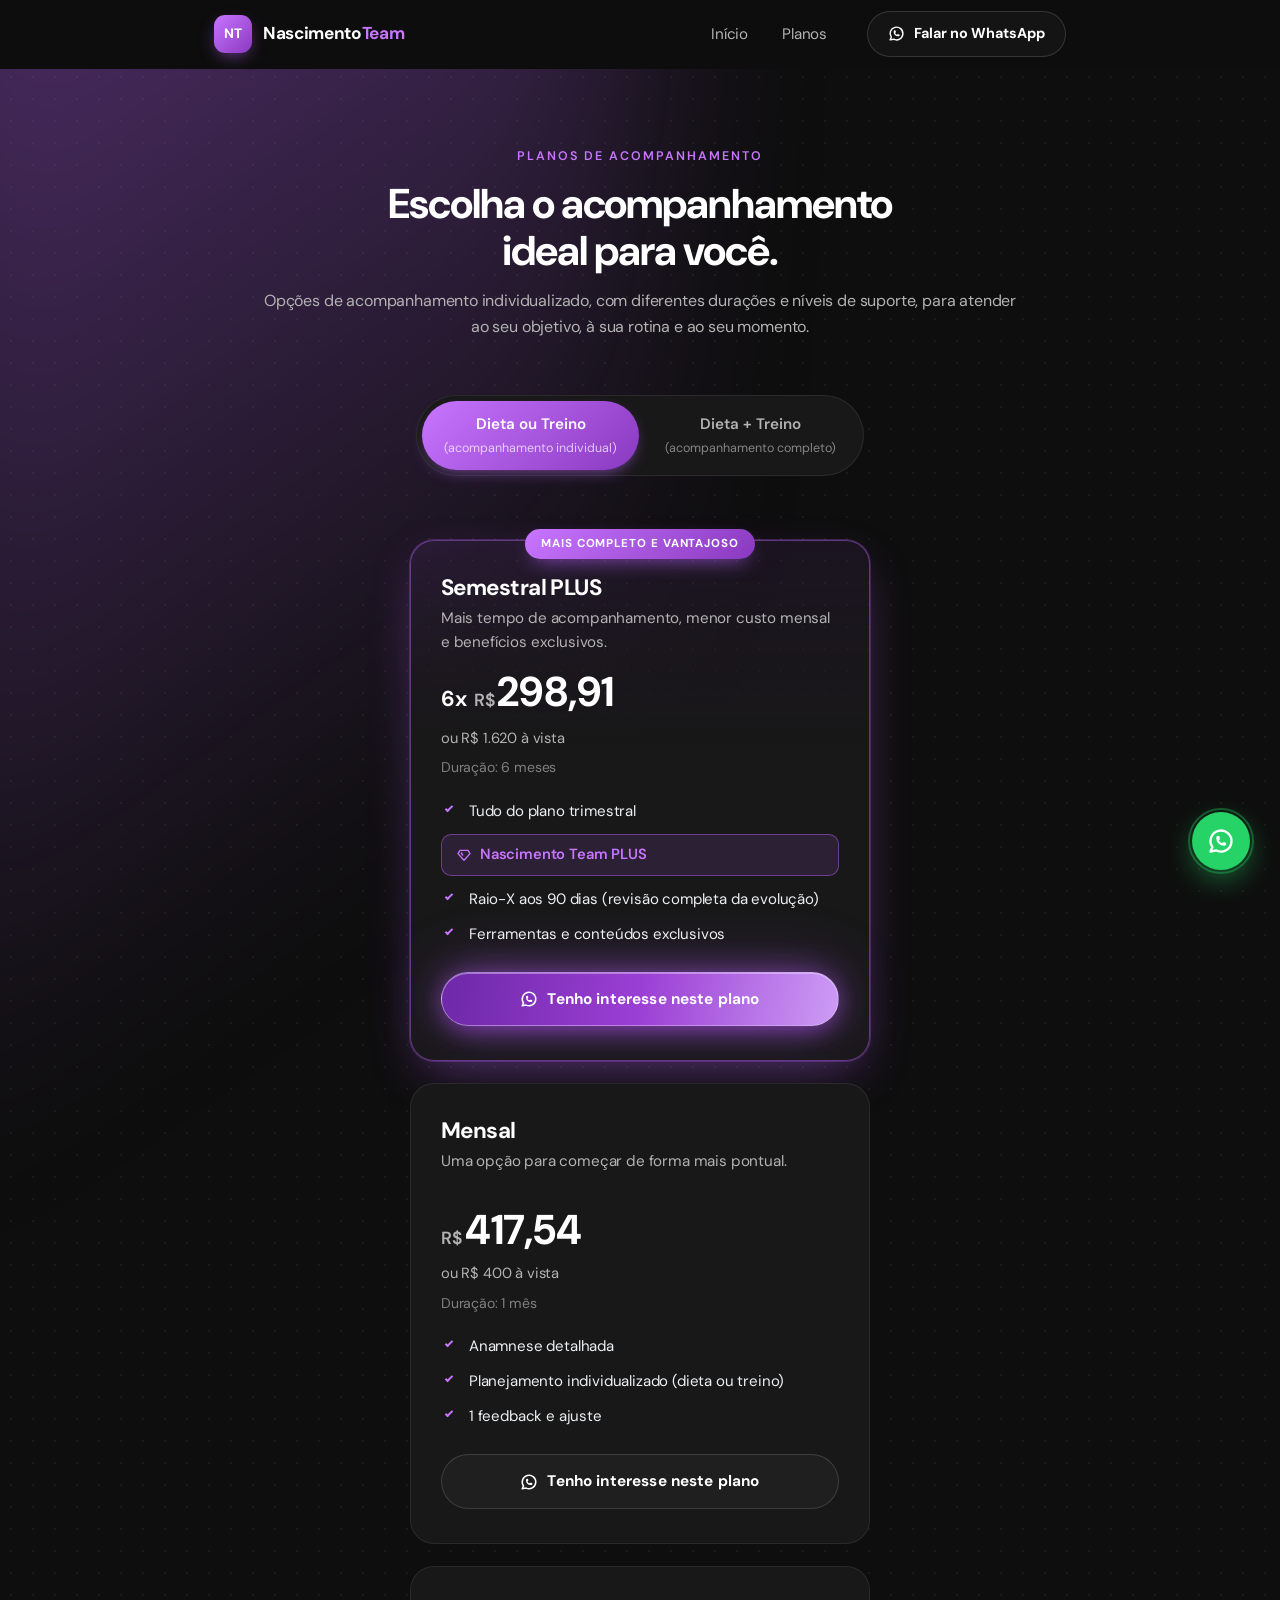
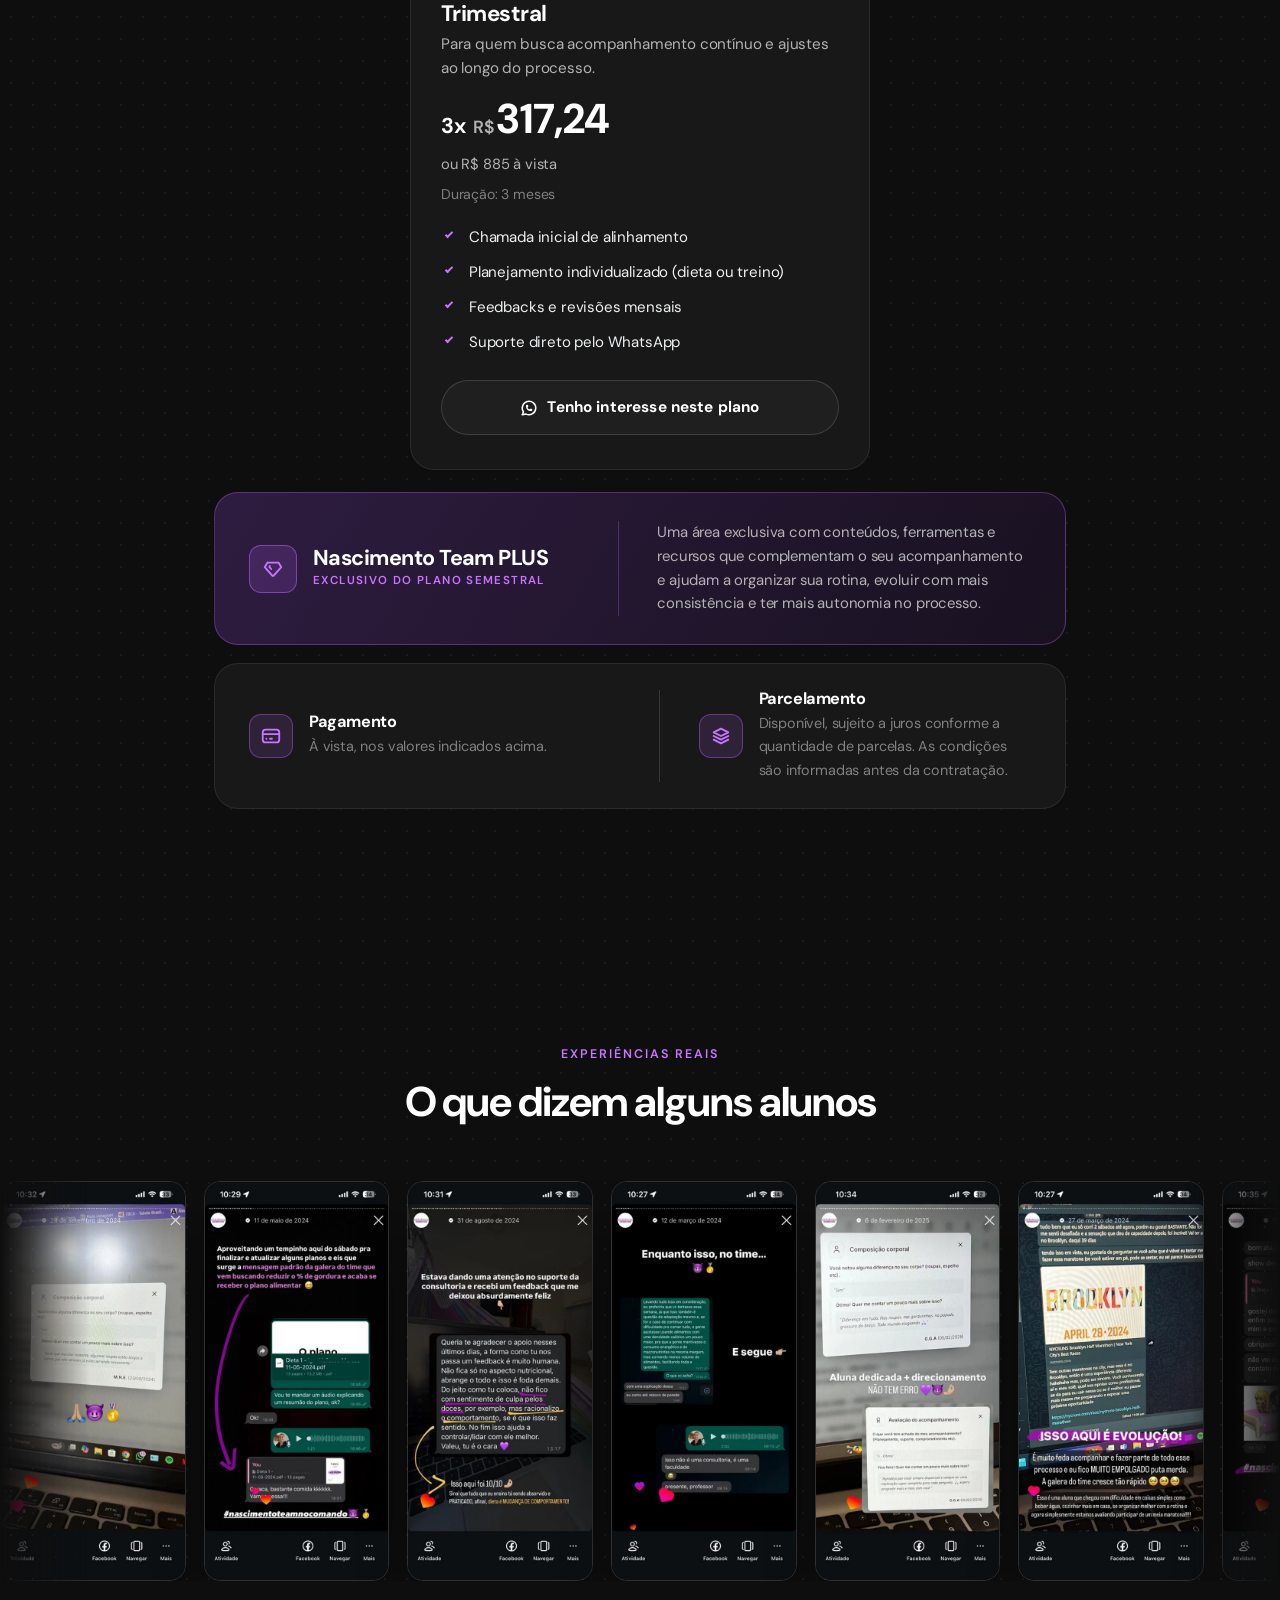
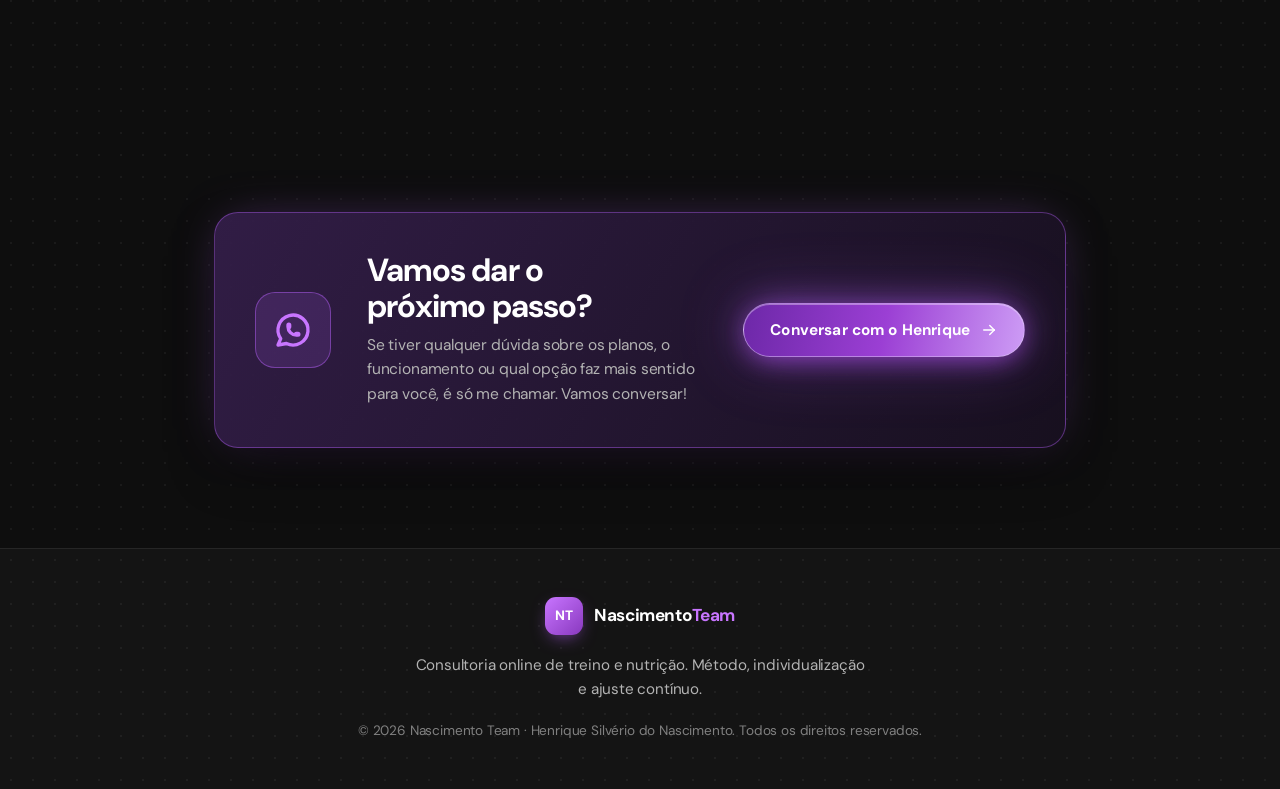
<file: planos.html>
<!DOCTYPE html>
<html lang="pt-BR">
<head>
  <meta charset="UTF-8" />
  <meta name="viewport" content="width=device-width, initial-scale=1.0" />
  <title>Planos e valores | Nascimento Team</title>
  <meta name="description" content="Planos e valores da consultoria online de treino e nutrição da Nascimento Team. Acompanhamento de dieta ou treino e a opção completa (dieta + treino), sem fidelidade." />
  <meta name="theme-color" content="#0e0e0e" />
  <link rel="canonical" href="https://nascimentoteam.com.br/planos" />

  <!-- A página é enviada por link direto, não deve ser encontrada por busca.
       Também não está no sitemap.xml nem é linkada pela home. -->
  <meta name="robots" content="noindex, follow" />

  <!-- Open Graph / social -->
  <meta property="og:type" content="website" />
  <meta property="og:url" content="https://nascimentoteam.com.br/planos" />
  <meta property="og:title" content="Planos e valores | Nascimento Team" />
  <meta property="og:description" content="Um acompanhamento, diferentes níveis de suporte. Veja os valores de cada plano." />
  <meta property="og:locale" content="pt_BR" />

  <link rel="icon" href="./img/favicon.svg" type="image/svg+xml" />

  <!-- Tipografia: DM Sans -->
  <link rel="preconnect" href="https://fonts.googleapis.com" />
  <link rel="preconnect" href="https://fonts.gstatic.com" crossorigin />
  <link href="https://fonts.googleapis.com/css2?family=DM+Sans:ital,opsz,wght@0,9..40,400;0,9..40,500;0,9..40,600;0,9..40,700;1,9..40,400&display=swap" rel="stylesheet" />

  <link rel="stylesheet" href="./styles.css" />
</head>
<body>

  <header class="site-header" id="siteHeader">
    <div class="container site-header__inner">
      <a href="./" class="brand" aria-label="Nascimento Team, início">
        <span class="brand__mark" aria-hidden="true">NT</span>
        <span class="brand__name">Nascimento<span>Team</span></span>
      </a>

      <nav class="nav" id="primaryNav" aria-label="Navegação principal">
        <a href="./">Início</a>
        <a href="./planos" aria-current="page">Planos</a>
      </nav>

      <a href="#contato" class="btn btn--ghost btn--sm header-cta btn--wa" data-wa><svg viewBox="0 0 24 24" width="17" height="17" fill="none" stroke="currentColor" stroke-width="2" stroke-linecap="round" stroke-linejoin="round" aria-hidden="true"><path d="M3 21l1.65 -3.8a9 9 0 1 1 3.4 2.9l-5.05 .9" /><path d="M9 10a.5 .5 0 0 0 1 0v-1a.5 .5 0 0 0 -1 0v1a5 5 0 0 0 5 5h1a.5 .5 0 0 0 0 -1h-1a.5 .5 0 0 0 0 1" /></svg> Falar no WhatsApp</a>

      <button class="nav-toggle" id="navToggle" aria-label="Abrir menu" aria-expanded="false" aria-controls="primaryNav">
        <span></span><span></span><span></span>
      </button>
    </div>
  </header>

  <main id="topo">

    <!-- =========================================================== -->
    <!-- PLANOS, PLUS E PAGAMENTO                                     -->
    <!-- =========================================================== -->
    <section class="section planos-top" id="planos">
      <div class="planos-top__glow" aria-hidden="true"></div>
      <div class="container">
        <header class="section-head section-head--center reveal">
          <span class="eyebrow">Planos de acompanhamento</span>
          <h1>Escolha o acompanhamento ideal para você.</h1>
          <p class="section-head__note">Opções de acompanhamento individualizado, com diferentes durações e níveis de suporte, para atender ao seu objetivo, à sua rotina e ao seu momento.</p>
        </header>

        <div class="plan-switch reveal" role="tablist" aria-label="Tipo de acompanhamento">
          <span class="plan-switch__thumb" aria-hidden="true"></span>
          <button class="plan-switch__btn is-active" type="button" role="tab" aria-selected="true" data-plan-tab="individual">Dieta ou Treino <span>(acompanhamento individual)</span></button>
          <button class="plan-switch__btn" type="button" role="tab" aria-selected="false" data-plan-tab="completo">Dieta + Treino <span>(acompanhamento completo)</span></button>
        </div>

        <!-- Grupo: Dieta OU Treino -->
        <div data-plan-group="individual">
          <div class="plans">
            <article class="plan" data-plan-cash="R$ 400" data-plan-installment="1x R$ 417,54" data-plan-duration="1 mês">
              <h3 class="plan__name">Mensal</h3>
              <p class="plan__tagline">Uma opção para começar de forma mais pontual.</p>
              <div class="plan__price"><span class="plan__currency">R$</span><span class="plan__value">417,54</span></div>
              <p class="plan__cash">ou R$ 400 à vista</p>
              <p class="plan__term">Duração: 1 mês</p>
              <ul class="plan__list">
                <li class="is-in">Anamnese detalhada</li>
                <li class="is-in">Planejamento individualizado (dieta ou treino)</li>
                <li class="is-in">1 feedback e ajuste</li>
              </ul>
              <a href="#contato" class="btn btn--ghost btn--block btn--wa" data-wa><svg viewBox="0 0 24 24" width="18" height="18" fill="none" stroke="currentColor" stroke-width="2" stroke-linecap="round" stroke-linejoin="round" aria-hidden="true"><path d="M3 21l1.65 -3.8a9 9 0 1 1 3.4 2.9l-5.05 .9" /><path d="M9 10a.5 .5 0 0 0 1 0v-1a.5 .5 0 0 0 -1 0v1a5 5 0 0 0 5 5h1a.5 .5 0 0 0 0 -1h-1a.5 .5 0 0 0 0 1" /></svg> Tenho interesse neste plano</a>
            </article>

            <article class="plan" data-plan-cash="R$ 885" data-plan-installment="3x R$ 317,24" data-plan-duration="3 meses">
              <h3 class="plan__name">Trimestral</h3>
              <p class="plan__tagline">Para quem busca acompanhamento contínuo e ajustes ao longo do processo.</p>
              <div class="plan__price"><span class="plan__parcelas">3x</span><span class="plan__currency">R$</span><span class="plan__value">317,24</span></div>
              <p class="plan__cash">ou R$ 885 à vista</p>
              <p class="plan__term">Duração: 3 meses</p>
              <ul class="plan__list">
                <li class="is-in">Chamada inicial de alinhamento</li>
                <li class="is-in">Planejamento individualizado (dieta ou treino)</li>
                <li class="is-in">Feedbacks e revisões mensais</li>
                <li class="is-in">Suporte direto pelo WhatsApp</li>
              </ul>
              <a href="#contato" class="btn btn--ghost btn--block btn--wa" data-wa><svg viewBox="0 0 24 24" width="18" height="18" fill="none" stroke="currentColor" stroke-width="2" stroke-linecap="round" stroke-linejoin="round" aria-hidden="true"><path d="M3 21l1.65 -3.8a9 9 0 1 1 3.4 2.9l-5.05 .9" /><path d="M9 10a.5 .5 0 0 0 1 0v-1a.5 .5 0 0 0 -1 0v1a5 5 0 0 0 5 5h1a.5 .5 0 0 0 0 -1h-1a.5 .5 0 0 0 0 1" /></svg> Tenho interesse neste plano</a>
            </article>

            <article class="plan plan--featured" data-plan-cash="R$ 1.620" data-plan-installment="6x R$ 298,91" data-plan-duration="6 meses">
              <span class="plan__badge">Mais completo e vantajoso</span>
              <h3 class="plan__name">Semestral PLUS</h3>
              <p class="plan__tagline">Mais tempo de acompanhamento, menor custo mensal e benefícios exclusivos.</p>
              <div class="plan__price"><span class="plan__parcelas">6x</span><span class="plan__currency">R$</span><span class="plan__value">298,91</span></div>
              <p class="plan__cash">ou R$ 1.620 à vista</p>
              <p class="plan__term">Duração: 6 meses</p>
              <ul class="plan__list">
                <li class="is-in">Tudo do plano trimestral</li>
                <li class="is-in is-plus"><span class="plan__plus-chip"><svg viewBox="0 0 24 24" width="16" height="16" fill="none" stroke="currentColor" stroke-width="2" stroke-linecap="round" stroke-linejoin="round" aria-hidden="true"><path d="M6 5h12l3 5l-8.5 9.5a.7 .7 0 0 1 -1 0l-8.5 -9.5l3 -5" /><path d="M10 12l-2 -2.2l.6 -1" /></svg> Nascimento Team PLUS</span></li>
                <li class="is-in">Raio-X aos 90 dias (revisão completa da evolução)</li>
                <li class="is-in">Ferramentas e conteúdos exclusivos</li>
              </ul>
              <a href="#contato" class="btn btn--primary btn--block btn--wa" data-wa><svg viewBox="0 0 24 24" width="18" height="18" fill="none" stroke="currentColor" stroke-width="2" stroke-linecap="round" stroke-linejoin="round" aria-hidden="true"><path d="M3 21l1.65 -3.8a9 9 0 1 1 3.4 2.9l-5.05 .9" /><path d="M9 10a.5 .5 0 0 0 1 0v-1a.5 .5 0 0 0 -1 0v1a5 5 0 0 0 5 5h1a.5 .5 0 0 0 0 -1h-1a.5 .5 0 0 0 0 1" /></svg> Tenho interesse neste plano</a>
            </article>
          </div>
        </div>

        <!-- Grupo: Dieta E Treino (completo) -->
        <div data-plan-group="completo" class="is-hidden">
          <div class="plans plans--2">
            <article class="plan" data-plan-cash="R$ 1.545" data-plan-installment="3x R$ 553,83" data-plan-duration="3 meses">
              <h3 class="plan__name">Trimestral</h3>
              <p class="plan__tagline">Para quem busca acompanhamento contínuo e ajustes ao longo do processo.</p>
              <div class="plan__price"><span class="plan__parcelas">3x</span><span class="plan__currency">R$</span><span class="plan__value">553,83</span></div>
              <p class="plan__cash">ou R$ 1.545 à vista</p>
              <p class="plan__term">Duração: 3 meses</p>
              <ul class="plan__list">
                <li class="is-in">Chamada inicial de alinhamento</li>
                <li class="is-in">Planejamento individualizado (dieta e treino)</li>
                <li class="is-in">Feedbacks e revisões mensais</li>
                <li class="is-in">Suporte direto pelo WhatsApp</li>
              </ul>
              <a href="#contato" class="btn btn--ghost btn--block btn--wa" data-wa><svg viewBox="0 0 24 24" width="18" height="18" fill="none" stroke="currentColor" stroke-width="2" stroke-linecap="round" stroke-linejoin="round" aria-hidden="true"><path d="M3 21l1.65 -3.8a9 9 0 1 1 3.4 2.9l-5.05 .9" /><path d="M9 10a.5 .5 0 0 0 1 0v-1a.5 .5 0 0 0 -1 0v1a5 5 0 0 0 5 5h1a.5 .5 0 0 0 0 -1h-1a.5 .5 0 0 0 0 1" /></svg> Tenho interesse neste plano</a>
            </article>

            <article class="plan plan--featured" data-plan-cash="R$ 2.700" data-plan-installment="6x R$ 498,18" data-plan-duration="6 meses">
              <span class="plan__badge">Mais completo e vantajoso</span>
              <h3 class="plan__name">Semestral PLUS</h3>
              <p class="plan__tagline">Mais tempo de acompanhamento, menor custo mensal e benefícios exclusivos.</p>
              <div class="plan__price"><span class="plan__parcelas">6x</span><span class="plan__currency">R$</span><span class="plan__value">498,18</span></div>
              <p class="plan__cash">ou R$ 2.700 à vista</p>
              <p class="plan__term">Duração: 6 meses</p>
              <ul class="plan__list">
                <li class="is-in">Tudo do plano trimestral</li>
                <li class="is-in is-plus"><span class="plan__plus-chip"><svg viewBox="0 0 24 24" width="16" height="16" fill="none" stroke="currentColor" stroke-width="2" stroke-linecap="round" stroke-linejoin="round" aria-hidden="true"><path d="M6 5h12l3 5l-8.5 9.5a.7 .7 0 0 1 -1 0l-8.5 -9.5l3 -5" /><path d="M10 12l-2 -2.2l.6 -1" /></svg> Nascimento Team PLUS</span></li>
                <li class="is-in">Raio-X aos 90 dias (revisão completa da evolução)</li>
                <li class="is-in">Ferramentas e conteúdos exclusivos</li>
              </ul>
              <a href="#contato" class="btn btn--primary btn--block btn--wa" data-wa><svg viewBox="0 0 24 24" width="18" height="18" fill="none" stroke="currentColor" stroke-width="2" stroke-linecap="round" stroke-linejoin="round" aria-hidden="true"><path d="M3 21l1.65 -3.8a9 9 0 1 1 3.4 2.9l-5.05 .9" /><path d="M9 10a.5 .5 0 0 0 1 0v-1a.5 .5 0 0 0 -1 0v1a5 5 0 0 0 5 5h1a.5 .5 0 0 0 0 -1h-1a.5 .5 0 0 0 0 1" /></svg> Tenho interesse neste plano</a>
            </article>
          </div>
        </div>

        <!-- Faixa do Nascimento Team PLUS -->
        <section class="plus-bar reveal" id="plus" aria-label="Nascimento Team PLUS">
          <div class="plus-bar__id">
            <span class="plus-bar__icon" aria-hidden="true"><svg viewBox="0 0 24 24" width="22" height="22" fill="none" stroke="currentColor" stroke-width="2" stroke-linecap="round" stroke-linejoin="round" aria-hidden="true"><path d="M6 5h12l3 5l-8.5 9.5a.7 .7 0 0 1 -1 0l-8.5 -9.5l3 -5" /><path d="M10 12l-2 -2.2l.6 -1" /></svg></span>
            <div>
              <h2>Nascimento Team PLUS</h2>
              <p class="plus-bar__tag">Exclusivo do plano semestral</p>
            </div>
          </div>
          <p class="plus-bar__text">Uma área exclusiva com conteúdos, ferramentas e recursos que complementam o seu acompanhamento e ajudam a organizar sua rotina, evoluir com mais consistência e ter mais autonomia no processo.</p>
        </section>

        <!-- Faixa de pagamento -->
        <section class="pay-bar reveal" id="pagamento" aria-label="Condições de pagamento">
          <article class="pay-bar__item">
            <span class="pay-bar__icon" aria-hidden="true"><svg viewBox="0 0 24 24" width="22" height="22" fill="none" stroke="currentColor" stroke-width="2" stroke-linecap="round" stroke-linejoin="round"><path d="M3 8a3 3 0 0 1 3 -3h12a3 3 0 0 1 3 3v8a3 3 0 0 1 -3 3h-12a3 3 0 0 1 -3 -3l0 -8" /><path d="M3 10l18 0" /><path d="M7 15l.01 0" /><path d="M11 15l2 0" /></svg></span>
            <div>
              <h3>Pagamento</h3>
              <p>À vista, nos valores indicados acima.</p>
            </div>
          </article>
          <article class="pay-bar__item">
            <span class="pay-bar__icon" aria-hidden="true"><svg viewBox="0 0 24 24" width="22" height="22" fill="none" stroke="currentColor" stroke-width="2" stroke-linecap="round" stroke-linejoin="round"><path d="M12 4l-8 4l8 4l8 -4l-8 -4" /><path d="M4 12l8 4l8 -4" /><path d="M4 16l8 4l8 -4" /></svg></span>
            <div>
              <h3>Parcelamento</h3>
              <p>Disponível, sujeito a juros conforme a quantidade de parcelas. As condições são informadas antes da contratação.</p>
            </div>
          </article>
        </section>
      </div>
    </section>

    <!-- =========================================================== -->
    <!-- DEPOIMENTOS (o mesmo carrossel da home)                      -->
    <!-- =========================================================== -->
    <section class="section" id="depoimentos">
      <div class="container">
        <header class="section-head section-head--center reveal">
          <span class="eyebrow">Experiências reais</span>
          <h2>O que dizem alguns alunos</h2>
        </header>
      </div>
      <div class="marquee" data-marquee aria-label="Depoimentos de alunos">
        <div class="marquee__track">
          <img class="marquee__item" src="./img/depoimentos/depoimento-01.webp" alt="Depoimento de aluno da Nascimento Team" draggable="false" />
          <img class="marquee__item" src="./img/depoimentos/depoimento-02.webp" alt="Depoimento de aluno da Nascimento Team" draggable="false" />
          <img class="marquee__item" src="./img/depoimentos/depoimento-03.webp" alt="Depoimento de aluno da Nascimento Team" draggable="false" />
          <img class="marquee__item" src="./img/depoimentos/depoimento-04.webp" alt="Depoimento de aluno da Nascimento Team" draggable="false" />
          <img class="marquee__item" src="./img/depoimentos/depoimento-05.webp" alt="Depoimento de aluno da Nascimento Team" draggable="false" />
          <img class="marquee__item" src="./img/depoimentos/depoimento-06.webp" alt="Depoimento de aluno da Nascimento Team" draggable="false" />
          <img class="marquee__item" src="./img/depoimentos/depoimento-07.webp" alt="Depoimento de aluno da Nascimento Team" draggable="false" />
          <img class="marquee__item" src="./img/depoimentos/depoimento-08.webp" alt="Depoimento de aluno da Nascimento Team" draggable="false" />
          <img class="marquee__item" src="./img/depoimentos/depoimento-09.webp" alt="Depoimento de aluno da Nascimento Team" draggable="false" />
          <img class="marquee__item" src="./img/depoimentos/depoimento-10.webp" alt="Depoimento de aluno da Nascimento Team" draggable="false" />
          <img class="marquee__item" src="./img/depoimentos/depoimento-11.webp" alt="Depoimento de aluno da Nascimento Team" draggable="false" />
          <img class="marquee__item" src="./img/depoimentos/depoimento-12.webp" alt="Depoimento de aluno da Nascimento Team" draggable="false" />
          <img class="marquee__item" src="./img/depoimentos/depoimento-13.webp" alt="Depoimento de aluno da Nascimento Team" draggable="false" />
          <img class="marquee__item" src="./img/depoimentos/depoimento-14.webp" alt="Depoimento de aluno da Nascimento Team" draggable="false" />
          <img class="marquee__item" src="./img/depoimentos/depoimento-15.webp" alt="Depoimento de aluno da Nascimento Team" draggable="false" />
          <img class="marquee__item" src="./img/depoimentos/depoimento-16.webp" alt="Depoimento de aluno da Nascimento Team" draggable="false" />
          <img class="marquee__item" src="./img/depoimentos/depoimento-17.webp" alt="Depoimento de aluno da Nascimento Team" draggable="false" />
          <img class="marquee__item" src="./img/depoimentos/depoimento-18.webp" alt="Depoimento de aluno da Nascimento Team" draggable="false" />
          <img class="marquee__item" src="./img/depoimentos/depoimento-19.webp" alt="Depoimento de aluno da Nascimento Team" draggable="false" />
          <img class="marquee__item" src="./img/depoimentos/depoimento-01.webp" alt="" aria-hidden="true" draggable="false" />
          <img class="marquee__item" src="./img/depoimentos/depoimento-02.webp" alt="" aria-hidden="true" draggable="false" />
          <img class="marquee__item" src="./img/depoimentos/depoimento-03.webp" alt="" aria-hidden="true" draggable="false" />
          <img class="marquee__item" src="./img/depoimentos/depoimento-04.webp" alt="" aria-hidden="true" draggable="false" />
          <img class="marquee__item" src="./img/depoimentos/depoimento-05.webp" alt="" aria-hidden="true" draggable="false" />
          <img class="marquee__item" src="./img/depoimentos/depoimento-06.webp" alt="" aria-hidden="true" draggable="false" />
          <img class="marquee__item" src="./img/depoimentos/depoimento-07.webp" alt="" aria-hidden="true" draggable="false" />
          <img class="marquee__item" src="./img/depoimentos/depoimento-08.webp" alt="" aria-hidden="true" draggable="false" />
          <img class="marquee__item" src="./img/depoimentos/depoimento-09.webp" alt="" aria-hidden="true" draggable="false" />
          <img class="marquee__item" src="./img/depoimentos/depoimento-10.webp" alt="" aria-hidden="true" draggable="false" />
          <img class="marquee__item" src="./img/depoimentos/depoimento-11.webp" alt="" aria-hidden="true" draggable="false" />
          <img class="marquee__item" src="./img/depoimentos/depoimento-12.webp" alt="" aria-hidden="true" draggable="false" />
          <img class="marquee__item" src="./img/depoimentos/depoimento-13.webp" alt="" aria-hidden="true" draggable="false" />
          <img class="marquee__item" src="./img/depoimentos/depoimento-14.webp" alt="" aria-hidden="true" draggable="false" />
          <img class="marquee__item" src="./img/depoimentos/depoimento-15.webp" alt="" aria-hidden="true" draggable="false" />
          <img class="marquee__item" src="./img/depoimentos/depoimento-16.webp" alt="" aria-hidden="true" draggable="false" />
          <img class="marquee__item" src="./img/depoimentos/depoimento-17.webp" alt="" aria-hidden="true" draggable="false" />
          <img class="marquee__item" src="./img/depoimentos/depoimento-18.webp" alt="" aria-hidden="true" draggable="false" />
          <img class="marquee__item" src="./img/depoimentos/depoimento-19.webp" alt="" aria-hidden="true" draggable="false" />
        </div>
      </div>
    </section>

    <!-- =========================================================== -->
    <!-- CTA FINAL                                                    -->
    <!-- =========================================================== -->
    <section class="section cta-final" id="contato">
      <div class="container">
        <div class="cta-row reveal">
          <span class="cta-row__icon" aria-hidden="true"><svg viewBox="0 0 24 24" width="40" height="40" fill="none" stroke="currentColor" stroke-width="2" stroke-linecap="round" stroke-linejoin="round" aria-hidden="true"><path d="M3 21l1.65 -3.8a9 9 0 1 1 3.4 2.9l-5.05 .9" /><path d="M9 10a.5 .5 0 0 0 1 0v-1a.5 .5 0 0 0 -1 0v1a5 5 0 0 0 5 5h1a.5 .5 0 0 0 0 -1h-1a.5 .5 0 0 0 0 1" /></svg></span>
          <div class="cta-row__text">
            <h2>Vamos dar o próximo passo?</h2>
            <p>Se tiver qualquer dúvida sobre os planos, o funcionamento ou qual opção faz mais sentido para você, é só me chamar. Vamos conversar!</p>
          </div>
          <a href="#" class="btn btn--primary cta-row__btn" data-wa>
            Conversar com o Henrique
            <svg viewBox="0 0 24 24" width="18" height="18" fill="none" stroke="currentColor" stroke-width="2" stroke-linecap="round" stroke-linejoin="round" aria-hidden="true"><path d="M5 12l14 0" /><path d="M13 18l6 -6" /><path d="M13 6l6 6" /></svg>
          </a>
        </div>
      </div>
    </section>

  </main>

  <footer class="site-footer">
    <div class="container site-footer__inner">
      <div class="brand">
        <span class="brand__mark" aria-hidden="true">NT</span>
        <span class="brand__name">Nascimento<span>Team</span></span>
      </div>
      <p class="site-footer__tag">Consultoria online de treino e nutrição. Método, individualização e ajuste contínuo.</p>
      <p class="site-footer__copy">© <span data-year>2026</span> Nascimento Team · Henrique Silvério do Nascimento. Todos os direitos reservados.</p>
    </div>
  </footer>

  <!-- Botão flutuante de WhatsApp -->
  <a href="#" class="wa-float" data-wa aria-label="Falar no WhatsApp"><svg viewBox="0 0 24 24" width="28" height="28" fill="none" stroke="currentColor" stroke-width="2" stroke-linecap="round" stroke-linejoin="round" aria-hidden="true"><path d="M3 21l1.65 -3.8a9 9 0 1 1 3.4 2.9l-5.05 .9" /><path d="M9 10a.5 .5 0 0 0 1 0v-1a.5 .5 0 0 0 -1 0v1a5 5 0 0 0 5 5h1a.5 .5 0 0 0 0 -1h-1a.5 .5 0 0 0 0 1" /></svg></a>

  <script src="./script.js"></script>
</body>
</html>
</file>
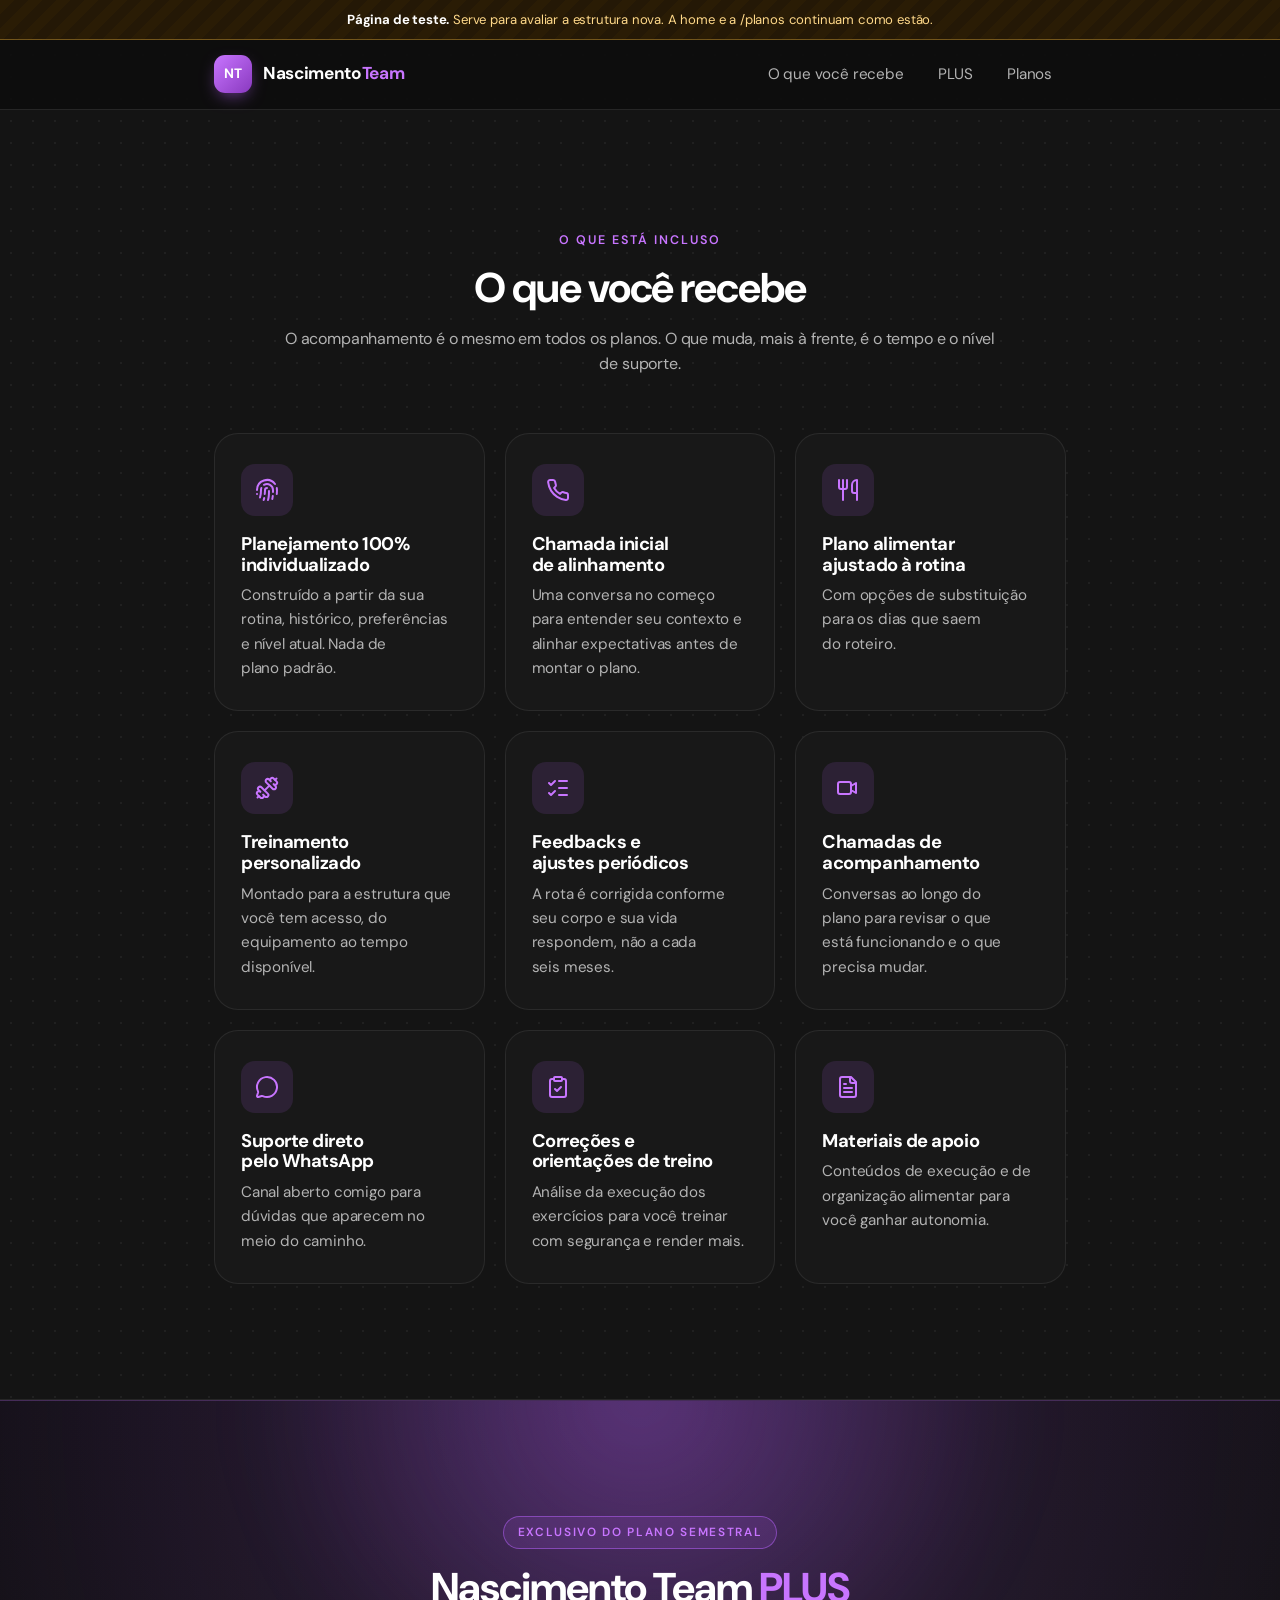
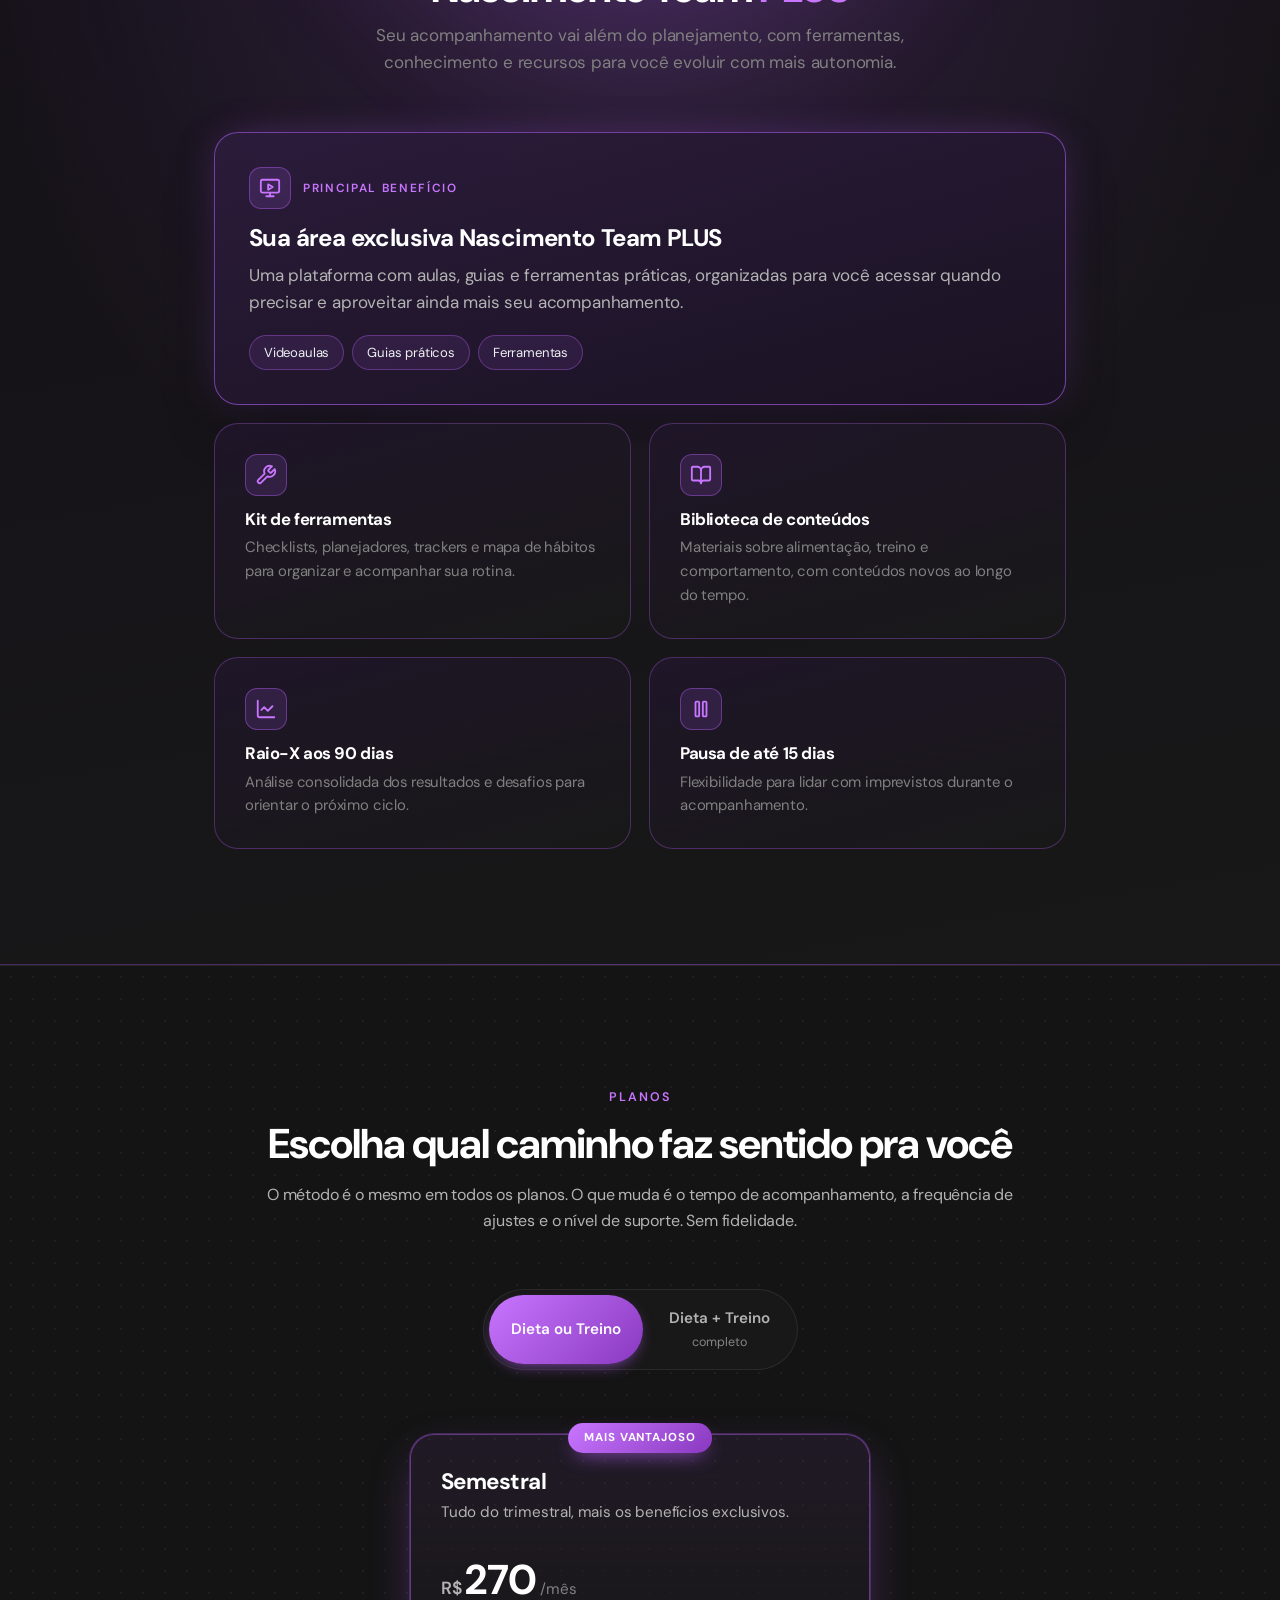
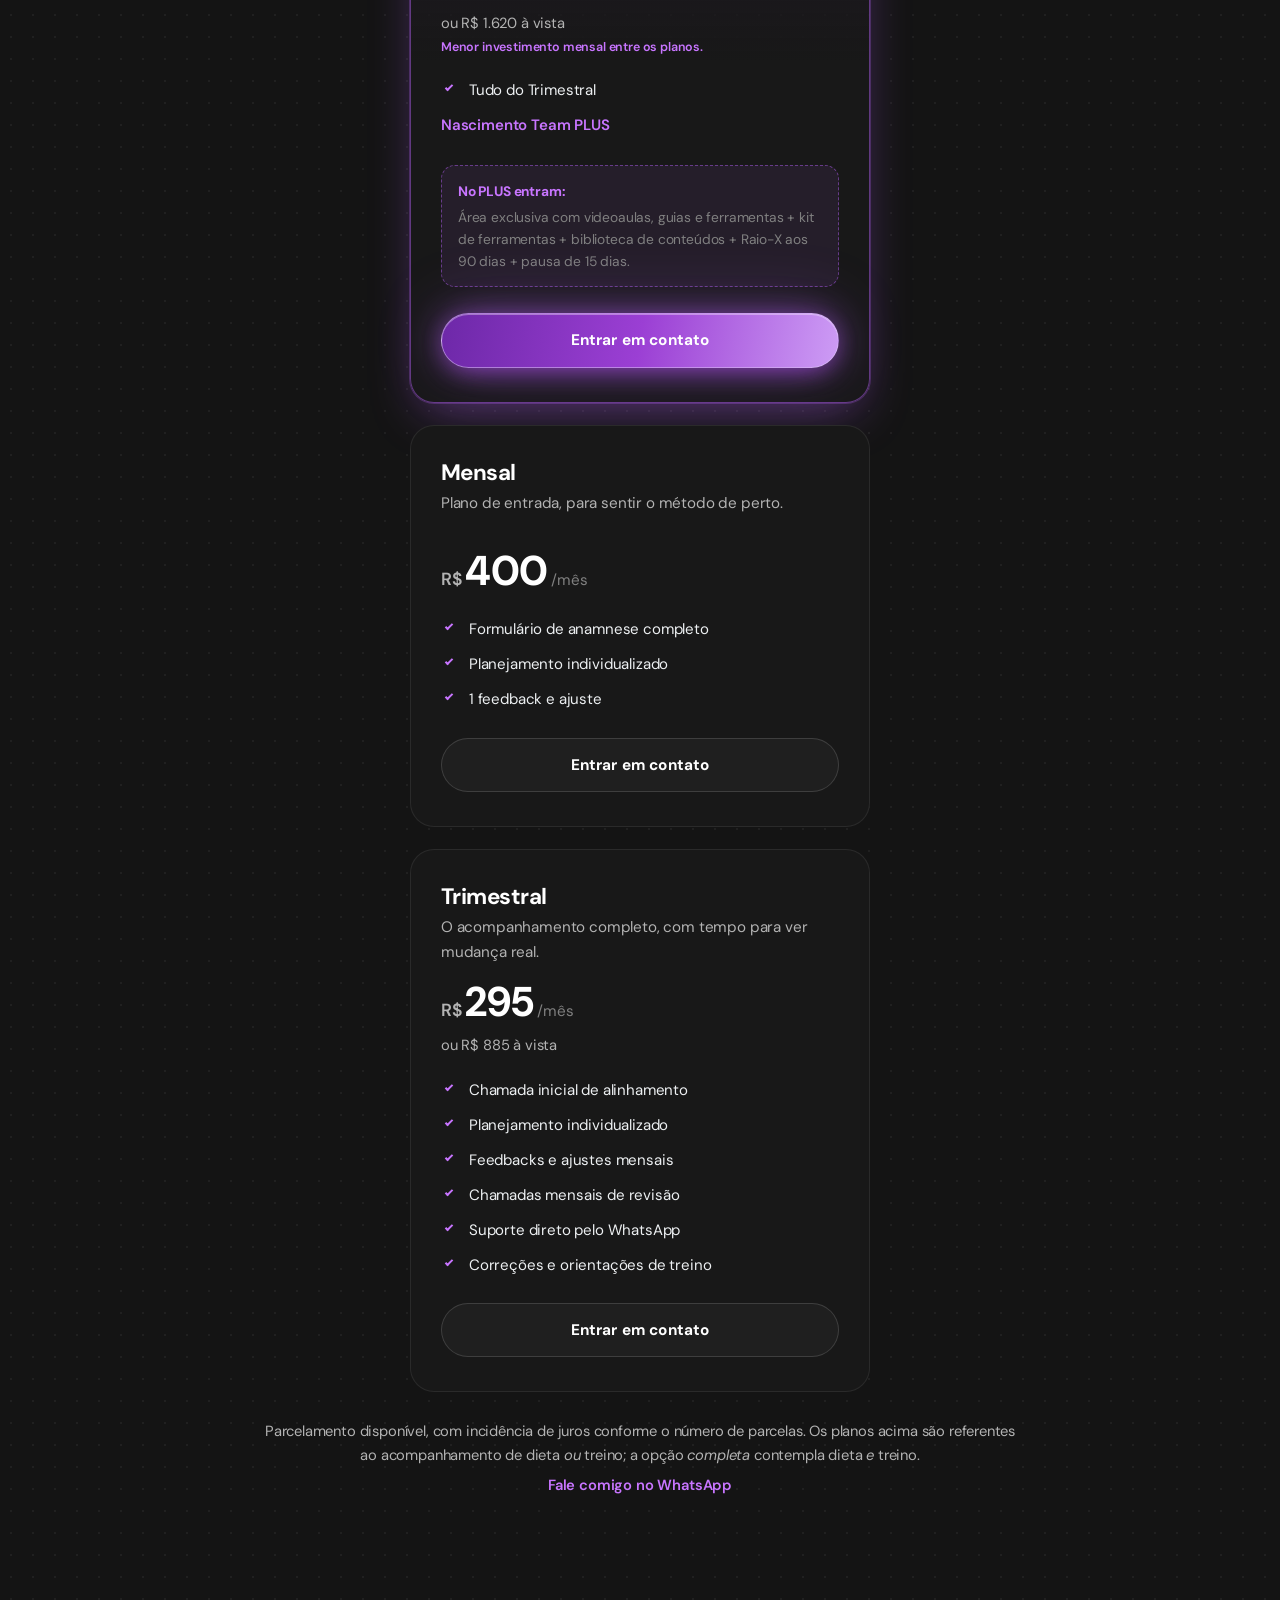
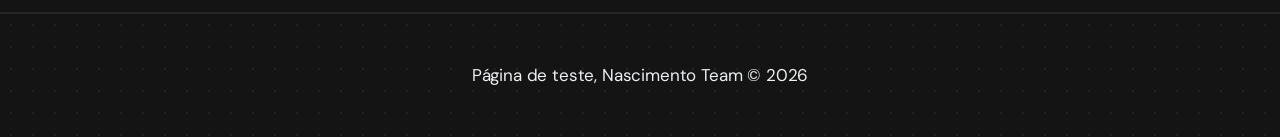
<file: teste.html>
<!DOCTYPE html>
<html lang="pt-BR">
<head>
  <meta charset="UTF-8" />
  <meta name="viewport" content="width=device-width, initial-scale=1.0" />
  <title>[TESTE] Estrutura nova | Nascimento Team</title>
  <meta name="description" content="Página de teste da estrutura nova: o que você recebe, Nascimento Team PLUS e os cards de plano." />
  <meta name="theme-color" content="#0e0e0e" />

  <!-- Página de teste: fora do site. Não deve ser indexada nem divulgada. -->
  <meta name="robots" content="noindex, nofollow" />

  <link rel="icon" href="./img/favicon.svg" type="image/svg+xml" />

  <!-- Tipografia: DM Sans -->
  <link rel="preconnect" href="https://fonts.googleapis.com" />
  <link rel="preconnect" href="https://fonts.gstatic.com" crossorigin />
  <link href="https://fonts.googleapis.com/css2?family=DM+Sans:ital,opsz,wght@0,9..40,400;0,9..40,500;0,9..40,600;0,9..40,700;1,9..40,400&display=swap" rel="stylesheet" />

  <!-- O CSS do site, sem alteração + um arquivo só com o que é novo -->
  <link rel="stylesheet" href="./styles.css" />
  <link rel="stylesheet" href="./teste.css" />
</head>
<body>

  <p class="teste-flag">
    <b>Página de teste.</b> Serve para avaliar a estrutura nova. A home e a /planos continuam como estão.
  </p>

  <header class="site-header" id="siteHeader">
    <div class="container site-header__inner">
      <a href="./" class="brand" aria-label="Nascimento Team, início">
        <span class="brand__mark" aria-hidden="true">NT</span>
        <span class="brand__name">Nascimento<span>Team</span></span>
      </a>

      <nav class="nav" id="primaryNav" aria-label="Navegação principal">
        <a href="#recebe">O que você recebe</a>
        <a href="#plus">PLUS</a>
        <a href="#planos">Planos</a>
      </nav>

      <button class="nav-toggle" id="navToggle" aria-label="Abrir menu" aria-expanded="false" aria-controls="primaryNav">
        <span></span><span></span><span></span>
      </button>
    </div>
  </header>

  <main id="topo">

    <!-- =========================================================== -->
    <!-- 1. O QUE VOCÊ RECEBE — os entregáveis, antes de falar preço  -->
    <!-- =========================================================== -->
    <section class="section section--alt" id="recebe">
      <div class="container">
        <header class="section-head section-head--center reveal">
          <span class="eyebrow">O que está incluso</span>
          <h2>O que você recebe</h2>
          <p class="section-head__note">O acompanhamento é o mesmo em todos os planos. O que muda, mais à frente, é o tempo e o nível de suporte.</p>
        </header>

        <div class="features">
          <article class="feature reveal">
            <span class="feature__icon" aria-hidden="true"><svg viewBox="0 0 24 24" width="24" height="24" fill="none" stroke="currentColor" stroke-width="2" stroke-linecap="round" stroke-linejoin="round"><path d="M12 10a2 2 0 0 0-2 2c0 1.02-.1 2.51-.26 4"/><path d="M14 13.12c0 2.38 0 6.38-1 8.88"/><path d="M17.29 21.02c.12-.6.43-2.3.5-3.02"/><path d="M2 12a10 10 0 0 1 18-6"/><path d="M2 16h.01"/><path d="M21.8 16c.2-2 .131-5.354 0-6"/><path d="M5 19.5C5.5 18 6 15 6 12a6 6 0 0 1 .34-2"/><path d="M8.65 22c.21-.66.45-1.32.57-2"/><path d="M9 6.8a6 6 0 0 1 9 5.2v2"/></svg></span>
            <h3>Planejamento 100% individualizado</h3>
            <p>Construído a partir da sua rotina, histórico, preferências e nível atual. Nada de plano padrão.</p>
          </article>

          <article class="feature reveal">
            <span class="feature__icon" aria-hidden="true"><svg viewBox="0 0 24 24" width="24" height="24" fill="none" stroke="currentColor" stroke-width="2" stroke-linecap="round" stroke-linejoin="round"><path d="M22 16.92v3a2 2 0 0 1-2.18 2 19.79 19.79 0 0 1-8.63-3.07 19.5 19.5 0 0 1-6-6 19.79 19.79 0 0 1-3.07-8.67A2 2 0 0 1 4.11 2h3a2 2 0 0 1 2 1.72 12.84 12.84 0 0 0 .7 2.81 2 2 0 0 1-.45 2.11L8.09 9.91a16 16 0 0 0 6 6l1.27-1.27a2 2 0 0 1 2.11-.45 12.84 12.84 0 0 0 2.81.7A2 2 0 0 1 22 16.92z"/></svg></span>
            <h3>Chamada inicial de alinhamento</h3>
            <p>Uma conversa no começo para entender seu contexto e alinhar expectativas antes de montar o plano.</p>
          </article>

          <article class="feature reveal">
            <span class="feature__icon" aria-hidden="true"><svg viewBox="0 0 24 24" width="24" height="24" fill="none" stroke="currentColor" stroke-width="2" stroke-linecap="round" stroke-linejoin="round"><path d="M3 2v7c0 1.1.9 2 2 2h4a2 2 0 0 0 2-2V2"/> <path d="M7 2v20"/> <path d="M21 15V2a5 5 0 0 0-5 5v6c0 1.1.9 2 2 2h3Zm0 0v7"/></svg></span>
            <h3>Plano alimentar ajustado à rotina</h3>
            <p>Com opções de substituição para os dias que saem do roteiro.</p>
          </article>

          <article class="feature reveal">
            <span class="feature__icon" aria-hidden="true"><svg viewBox="0 0 24 24" width="24" height="24" fill="none" stroke="currentColor" stroke-width="2" stroke-linecap="round" stroke-linejoin="round"><path d="M17.596 12.768a2 2 0 1 0 2.829-2.829l-1.768-1.767a2 2 0 0 0 2.828-2.829l-2.828-2.828a2 2 0 0 0-2.829 2.828l-1.767-1.768a2 2 0 1 0-2.829 2.829z"/> <path d="m2.5 21.5 1.4-1.4"/> <path d="m20.1 3.9 1.4-1.4"/> <path d="M5.343 21.485a2 2 0 1 0 2.829-2.828l1.767 1.768a2 2 0 1 0 2.829-2.829l-6.364-6.364a2 2 0 1 0-2.829 2.829l1.768 1.767a2 2 0 0 0-2.828 2.829z"/> <path d="m9.6 14.4 4.8-4.8"/></svg></span>
            <h3>Treinamento personalizado</h3>
            <p>Montado para a estrutura que você tem acesso, do equipamento ao tempo disponível.</p>
          </article>

          <article class="feature reveal">
            <span class="feature__icon" aria-hidden="true"><svg viewBox="0 0 24 24" width="24" height="24" fill="none" stroke="currentColor" stroke-width="2" stroke-linecap="round" stroke-linejoin="round"><path d="M13 5h8"/> <path d="M13 12h8"/> <path d="M13 19h8"/> <path d="m3 17 2 2 4-4"/> <path d="m3 7 2 2 4-4"/></svg></span>
            <h3>Feedbacks e ajustes periódicos</h3>
            <p>A rota é corrigida conforme seu corpo e sua vida respondem, não a cada seis meses.</p>
          </article>

          <article class="feature reveal">
            <span class="feature__icon" aria-hidden="true"><svg viewBox="0 0 24 24" width="24" height="24" fill="none" stroke="currentColor" stroke-width="2" stroke-linecap="round" stroke-linejoin="round"><path d="M15 10l5-3v10l-5-3v-4Z"/><rect x="2" y="6" width="13" height="12" rx="2"/></svg></span>
            <h3>Chamadas de acompanhamento</h3>
            <p>Conversas ao longo do plano para revisar o que está funcionando e o que precisa mudar.</p>
          </article>

          <article class="feature reveal">
            <span class="feature__icon" aria-hidden="true"><svg viewBox="0 0 24 24" width="24" height="24" fill="none" stroke="currentColor" stroke-width="2" stroke-linecap="round" stroke-linejoin="round"><path d="M2.992 16.342a2 2 0 0 1 .094 1.167l-1.065 3.29a1 1 0 0 0 1.236 1.168l3.413-.998a2 2 0 0 1 1.099.092 10 10 0 1 0-4.777-4.719"/></svg></span>
            <h3>Suporte direto pelo WhatsApp</h3>
            <p>Canal aberto comigo para dúvidas que aparecem no meio do caminho.</p>
          </article>

          <article class="feature reveal">
            <span class="feature__icon" aria-hidden="true"><svg viewBox="0 0 24 24" width="24" height="24" fill="none" stroke="currentColor" stroke-width="2" stroke-linecap="round" stroke-linejoin="round"><rect width="8" height="4" x="8" y="2" rx="1" ry="1"/><path d="M16 4h2a2 2 0 0 1 2 2v14a2 2 0 0 1-2 2H6a2 2 0 0 1-2-2V6a2 2 0 0 1 2-2h2"/><path d="m9 14 2 2 4-4"/></svg></span>
            <h3>Correções e orientações de treino</h3>
            <p>Análise da execução dos exercícios para você treinar com segurança e render mais.</p>
          </article>

          <article class="feature reveal">
            <span class="feature__icon" aria-hidden="true"><svg viewBox="0 0 24 24" width="24" height="24" fill="none" stroke="currentColor" stroke-width="2" stroke-linecap="round" stroke-linejoin="round"><path d="M15 2H6a2 2 0 0 0-2 2v16a2 2 0 0 0 2 2h12a2 2 0 0 0 2-2V7Z"/><path d="M14 2v4a2 2 0 0 0 2 2h4"/><path d="M10 9H8"/><path d="M16 13H8"/><path d="M16 17H8"/></svg></span>
            <h3>Materiais de apoio</h3>
            <p>Conteúdos de execução e de organização alimentar para você ganhar autonomia.</p>
          </article>
        </div>
      </div>
    </section>

    <!-- =========================================================== -->
    <!-- 2. NASCIMENTO TEAM PLUS — exclusivo do semestral             -->
    <!-- =========================================================== -->
    <section class="section plus" id="plus">
      <div class="plus__glow" aria-hidden="true"></div>
      <div class="container">
        <header class="section-head section-head--center reveal">
          <span class="plus__eyebrow">Exclusivo do plano semestral</span>
          <h2 class="plus__title">Nascimento Team <span>PLUS</span></h2>
          <p class="plus__sub">Seu acompanhamento vai além do planejamento, com ferramentas, conhecimento e recursos para você evoluir com mais autonomia.</p>
        </header>

        <!-- Destaque: a área exclusiva é o principal benefício do PLUS -->
        <article class="plus-hero reveal">
          <div class="plus-hero__tag">
            <span class="plus-item__icon" aria-hidden="true"><svg viewBox="0 0 24 24" width="22" height="22" fill="none" stroke="currentColor" stroke-width="2" stroke-linecap="round" stroke-linejoin="round"><rect x="2" y="3" width="20" height="14" rx="2"/><path d="m10 8 5 3-5 3z"/><path d="M8 21h8"/><path d="M12 17v4"/></svg></span>
            <span class="plus-hero__label">Principal benefício</span>
          </div>
          <h3>Sua área exclusiva Nascimento Team PLUS</h3>
          <p>Uma plataforma com aulas, guias e ferramentas práticas, organizadas para você acessar quando precisar e aproveitar ainda mais seu acompanhamento.</p>
          <ul class="plus-hero__chips">
            <li>Videoaulas</li>
            <li>Guias práticos</li>
            <li>Ferramentas</li>
          </ul>
        </article>

        <div class="plus-grid reveal">
          <article class="plus-item">
            <span class="plus-item__icon" aria-hidden="true"><svg viewBox="0 0 24 24" width="22" height="22" fill="none" stroke="currentColor" stroke-width="2" stroke-linecap="round" stroke-linejoin="round"><path d="M14.7 6.3a1 1 0 0 0 0 1.4l1.6 1.6a1 1 0 0 0 1.4 0l3.77-3.77a6 6 0 0 1-7.94 7.94l-6.91 6.91a2.12 2.12 0 0 1-3-3l6.91-6.91a6 6 0 0 1 7.94-7.94l-3.76 3.76z"/></svg></span>
            <h3>Kit de ferramentas</h3>
            <p>Checklists, planejadores, trackers e mapa de hábitos para organizar e acompanhar sua rotina.</p>
          </article>

          <article class="plus-item">
            <span class="plus-item__icon" aria-hidden="true"><svg viewBox="0 0 24 24" width="22" height="22" fill="none" stroke="currentColor" stroke-width="2" stroke-linecap="round" stroke-linejoin="round"><path d="M12 7v14"/><path d="M3 18a1 1 0 0 1-1-1V4a1 1 0 0 1 1-1h5a4 4 0 0 1 4 4 4 4 0 0 1 4-4h5a1 1 0 0 1 1 1v13a1 1 0 0 1-1 1h-6a3 3 0 0 0-3 3 3 3 0 0 0-3-3z"/></svg></span>
            <h3>Biblioteca de conteúdos</h3>
            <p>Materiais sobre alimentação, treino e comportamento, com conteúdos novos ao longo do tempo.</p>
          </article>

          <article class="plus-item">
            <span class="plus-item__icon" aria-hidden="true"><svg viewBox="0 0 24 24" width="22" height="22" fill="none" stroke="currentColor" stroke-width="2" stroke-linecap="round" stroke-linejoin="round"><path d="M3 3v16a2 2 0 0 0 2 2h16"/><path d="m19 9-5 5-4-4-3 3"/></svg></span>
            <h3>Raio-X aos 90 dias</h3>
            <p>Análise consolidada dos resultados e desafios para orientar o próximo ciclo.</p>
          </article>

          <article class="plus-item">
            <span class="plus-item__icon" aria-hidden="true"><svg viewBox="0 0 24 24" width="22" height="22" fill="none" stroke="currentColor" stroke-width="2" stroke-linecap="round" stroke-linejoin="round"><rect x="6" y="4" width="4" height="16" rx="1"/><rect x="14" y="4" width="4" height="16" rx="1"/></svg></span>
            <h3>Pausa de até 15 dias</h3>
            <p>Flexibilidade para lidar com imprevistos durante o acompanhamento.</p>
          </article>
        </div>
      </div>
    </section>

    <!-- =========================================================== -->
    <!-- 3. PLANOS — cards limpos, só com o que está incluso          -->
    <!-- =========================================================== -->
    <section class="section section--alt" id="planos">
      <div class="container">
        <header class="section-head section-head--center reveal">
          <span class="eyebrow">Planos</span>
          <h2>Escolha qual caminho faz sentido pra você</h2>
          <p class="section-head__note">O método é o mesmo em todos os planos. O que muda é o tempo de acompanhamento, a frequência de ajustes e o nível de suporte. Sem fidelidade.</p>
        </header>

        <div class="plan-switch reveal" role="tablist" aria-label="Tipo de acompanhamento">
          <span class="plan-switch__thumb" aria-hidden="true"></span>
          <button class="plan-switch__btn is-active" type="button" role="tab" aria-selected="true" data-plan-tab="individual">Dieta ou Treino</button>
          <button class="plan-switch__btn" type="button" role="tab" aria-selected="false" data-plan-tab="completo">Dieta + Treino <span>completo</span></button>
        </div>

        <!-- Grupo: Dieta OU Treino -->
        <div data-plan-group="individual">
          <div class="plans">
            <article class="plan">
              <h3 class="plan__name">Mensal</h3>
              <p class="plan__tagline">Plano de entrada, para sentir o método de perto.</p>
              <div class="plan__price"><span class="plan__currency">R$</span><span class="plan__value">400</span><span class="plan__period">/mês</span></div>
              <ul class="plan__list">
                <li class="is-in">Formulário de anamnese completo</li>
                <li class="is-in">Planejamento individualizado</li>
                <li class="is-in">1 feedback e ajuste</li>
              </ul>
              <a href="#contato" class="btn btn--ghost btn--block" data-wa>Entrar em contato</a>
            </article>

            <article class="plan">
              <h3 class="plan__name">Trimestral</h3>
              <p class="plan__tagline">O acompanhamento completo, com tempo para ver mudança real.</p>
              <div class="plan__price"><span class="plan__currency">R$</span><span class="plan__value">295</span><span class="plan__period">/mês</span></div>
              <p class="plan__cash">ou R$ 885 à vista</p>
              <ul class="plan__list">
                <li class="is-in">Chamada inicial de alinhamento</li>
                <li class="is-in">Planejamento individualizado</li>
                <li class="is-in">Feedbacks e ajustes mensais</li>
                <li class="is-in">Chamadas mensais de revisão</li>
                <li class="is-in">Suporte direto pelo WhatsApp</li>
                <li class="is-in">Correções e orientações de treino</li>
              </ul>
              <a href="#contato" class="btn btn--ghost btn--block" data-wa>Entrar em contato</a>
            </article>

            <article class="plan plan--featured">
              <span class="plan__badge">Mais vantajoso</span>
              <h3 class="plan__name">Semestral</h3>
              <p class="plan__tagline">Tudo do trimestral, mais os benefícios exclusivos.</p>
              <div class="plan__price"><span class="plan__currency">R$</span><span class="plan__value">270</span><span class="plan__period">/mês</span></div>
              <p class="plan__cash">ou R$ 1.620 à vista</p>
              <span class="plan__best">Menor investimento mensal entre os planos.</span>
              <ul class="plan__list">
                <li class="is-in">Tudo do Trimestral</li>
                <li class="is-in is-plus">Nascimento Team PLUS</li>
              </ul>
              <p class="plan__plus">
                <b>No PLUS entram:</b>
                Área exclusiva com videoaulas, guias e ferramentas + kit de ferramentas + biblioteca de conteúdos + Raio-X aos 90 dias + pausa de 15 dias.
              </p>
              <a href="#contato" class="btn btn--primary btn--block" data-wa>Entrar em contato</a>
            </article>
          </div>
        </div>

        <!-- Grupo: Dieta E Treino (completo) -->
        <div data-plan-group="completo" class="is-hidden">
          <p class="plans__intro">Dieta e treino não se separam. Para os <strong>melhores resultados possíveis</strong>, o ideal é ter alguém controlando todas as variáveis de forma precisa e sinérgica, com nutrição e treinamento alinhados.</p>
          <div class="plans plans--2">
            <article class="plan">
              <h3 class="plan__name">Trimestral</h3>
              <p class="plan__tagline">Dieta + treino, com acompanhamento completo de 3 meses.</p>
              <div class="plan__price"><span class="plan__currency">R$</span><span class="plan__value">515</span><span class="plan__period">/mês</span></div>
              <p class="plan__cash">ou R$ 1.545 à vista</p>
              <ul class="plan__list">
                <li class="is-in">Chamada inicial de alinhamento</li>
                <li class="is-in">Planejamento individualizado</li>
                <li class="is-in">Feedbacks e ajustes mensais</li>
                <li class="is-in">Chamadas mensais de revisão</li>
                <li class="is-in">Suporte direto pelo WhatsApp</li>
                <li class="is-in">Correções e orientações de treino</li>
              </ul>
              <a href="#contato" class="btn btn--ghost btn--block" data-wa>Entrar em contato</a>
            </article>

            <article class="plan plan--featured">
              <span class="plan__badge">Mais vantajoso</span>
              <h3 class="plan__name">Semestral</h3>
              <p class="plan__tagline">Tudo do trimestral, mais os benefícios exclusivos.</p>
              <div class="plan__price"><span class="plan__currency">R$</span><span class="plan__value">450</span><span class="plan__period">/mês</span></div>
              <p class="plan__cash">ou R$ 2.700 à vista</p>
              <span class="plan__best">Menor investimento mensal entre os planos.</span>
              <ul class="plan__list">
                <li class="is-in">Tudo do Trimestral</li>
                <li class="is-in is-plus">Nascimento Team PLUS</li>
              </ul>
              <p class="plan__plus">
                <b>No PLUS entram:</b>
                Área exclusiva com videoaulas, guias e ferramentas + kit de ferramentas + biblioteca de conteúdos + Raio-X aos 90 dias + pausa de 15 dias.
              </p>
              <a href="#contato" class="btn btn--primary btn--block" data-wa>Entrar em contato</a>
            </article>
          </div>
        </div>

        <p class="plans__note">Parcelamento disponível, com incidência de juros conforme o número de parcelas. Os planos acima são referentes ao acompanhamento de dieta <em>ou</em> treino; a opção <em>completa</em> contempla dieta <em>e</em> treino.<br><a href="#contato" class="wa-inline" data-wa>Fale comigo no WhatsApp</a></p>
      </div>
    </section>

  </main>

  <footer class="site-footer">
    <div class="container site-footer__inner">
      <p>Página de teste, Nascimento Team &copy; <span data-year></span></p>
    </div>
  </footer>

  <script src="./script.js"></script>
</body>
</html>
</file>
<file: styles.css>
/* =================================================================
   NASCIMENTO TEAM — Landing page
   Paleta extraída de nascimentoteam.com (marca roxo/violeta #ba63ff)
   Tipografia: DM Sans
   ================================================================= */

:root {
  /* Marca / acento */
  --primary:        #ba63ff;
  --primary-light:  #c875ff;
  --primary-dark:   #8939bf;
  --primary-deep:   #59307a;

  /* Neutros escuros */
  --bg:        #0e0e0e;
  --bg-2:      #141414;
  --surface:   #181818;
  --surface-2: #1f1f1f;
  --border:    rgba(255, 255, 255, 0.08);
  --border-strong: rgba(255, 255, 255, 0.14);

  /* Texto */
  --text:        #ffffff;
  --text-soft:   #edf0f2;
  --text-muted:  #b3b3b3;
  --text-dim:    #808080;

  /* Apoio */
  --green:   #179151;
  --radius:  16px;
  --radius-lg: 24px;
  --maxw:    1280px; /* largura do conteúdo (desktop); ajustada por faixa no fim do arquivo */
  --shadow:  0 24px 60px -20px rgba(0, 0, 0, 0.7);
  --glow:    0 0 0 1px rgba(186, 99, 255, 0.25), 0 18px 50px -12px rgba(186, 99, 255, 0.4);
  --ease:    cubic-bezier(0.22, 1, 0.36, 1);

  /* Fundo de pontos (estilização sutil estilo Atomik) */
  --dot-bg:   radial-gradient(rgba(255, 255, 255, 0.05) 1px, transparent 1.4px);
  --dot-size: 22px 22px;
}

/* ---------- Reset ---------- */
*, *::before, *::after { box-sizing: border-box; margin: 0; padding: 0; }

html { scroll-behavior: smooth; -webkit-text-size-adjust: 100%; }

body {
  font-family: "DM Sans", system-ui, -apple-system, "Segoe UI", Roboto, sans-serif;
  background-color: var(--bg);
  background-image: var(--dot-bg);
  background-size: var(--dot-size);
  color: var(--text-soft);
  line-height: 1.6;
  font-size: 17px;
  letter-spacing: -0.01em;
  overflow-x: clip; /* 'clip' contém overflow horizontal sem virar scroll-container (preserva sticky) */
  -webkit-font-smoothing: antialiased;
}

img { max-width: 100%; display: block; }
a { color: inherit; text-decoration: none; }
ul, ol { list-style: none; }
h1, h2, h3 { line-height: 1.12; letter-spacing: -0.025em; color: var(--text); font-weight: 700; }

/* Equilíbrio de quebra de linha — evita palavras viúvas */
h1, h2, h3, h4, blockquote, summary, .eyebrow, .tl-tag { text-wrap: balance; }
p, li, figcaption, .hero__subtitle, .section-head__note { text-wrap: pretty; }

::selection { background: var(--primary); color: #fff; }

/* ---------- Layout helpers ---------- */
.container { width: 100%; max-width: var(--maxw); margin-inline: auto; padding-inline: 24px; }
.container--narrow { max-width: min(820px, var(--maxw)); }

.section { padding-block: clamp(64px, 9vw, 120px); position: relative; }
.section--alt { background-color: var(--bg-2); background-image: var(--dot-bg); background-size: var(--dot-size); border-block: 1px solid var(--border); }

.eyebrow {
  display: inline-block;
  font-size: 0.78rem;
  font-weight: 600;
  letter-spacing: 0.16em;
  text-transform: uppercase;
  color: var(--primary-light);
  margin-bottom: 14px;
}

.section-head { max-width: 720px; margin-bottom: clamp(36px, 5vw, 56px); }
.section-head h1,
.section-head h2 { font-size: clamp(2rem, 3.6vw, 2.6rem); }
.section-head__note { margin-top: 14px; color: var(--text-muted); font-size: 1rem; }

.text-grad {
  background: linear-gradient(100deg, var(--primary-light), var(--primary));
  -webkit-background-clip: text;
  background-clip: text;
  color: transparent;
}

/* ---------- Buttons ---------- */
.btn {
  --pad-y: 14px; --pad-x: 26px;
  display: inline-flex; align-items: center; justify-content: center; gap: 10px;
  padding: var(--pad-y) var(--pad-x);
  border-radius: 999px;
  font: inherit; font-weight: 700; font-size: 0.96rem;
  text-transform: none; letter-spacing: 0.01em;
  cursor: pointer; border: 1px solid transparent;
  transition: transform 0.2s var(--ease), box-shadow 0.25s var(--ease), background 0.2s, border-color 0.2s, color 0.2s;
  white-space: nowrap;
}
.btn--sm  { --pad-y: 10px; --pad-x: 20px; font-size: 0.9rem; }
.btn--lg  { --pad-y: 17px; --pad-x: 34px; font-size: 1.05rem; }
.btn--block { width: 100%; }

.btn--primary {
  background: linear-gradient(100deg, #6d28a8 0%, #9b3fd4 50%, #cd9cf5 100%);
  color: #fff;
  border-color: rgba(221, 194, 247, 0.55);
  box-shadow:
    inset 0 1px 0 rgba(255, 255, 255, 0.35),
    0 8px 24px -8px rgba(155, 63, 212, 0.6),
    0 0 32px -2px rgba(186, 99, 255, 0.5),
    0 0 64px 4px rgba(186, 99, 255, 0.25);
}
.btn--primary:hover {
  transform: translateY(-2px);
  box-shadow:
    inset 0 1px 0 rgba(255, 255, 255, 0.45),
    0 12px 30px -8px rgba(155, 63, 212, 0.78),
    0 0 42px 0 rgba(186, 99, 255, 0.62),
    0 0 84px 8px rgba(186, 99, 255, 0.32);
}

.btn--ghost {
  background: rgba(255, 255, 255, 0.03);
  border-color: var(--border-strong);
  color: var(--text);
}
.btn--ghost:hover { border-color: var(--primary); background: rgba(186, 99, 255, 0.08); transform: translateY(-2px); }

.btn--whatsapp {
  background: linear-gradient(100deg, #1f8f5f 0%, #2fb574 50%, #b6e8cd 100%);
  border-color: rgba(190, 240, 210, 0.6);
  box-shadow:
    inset 0 1px 0 rgba(255, 255, 255, 0.35),
    0 8px 24px -8px rgba(37, 180, 110, 0.6),
    0 0 32px -2px rgba(45, 210, 120, 0.5),
    0 0 64px 4px rgba(45, 210, 120, 0.25);
}
.btn--whatsapp:hover {
  transform: translateY(-2px);
  box-shadow:
    inset 0 1px 0 rgba(255, 255, 255, 0.45),
    0 12px 30px -8px rgba(37, 180, 110, 0.78),
    0 0 42px 0 rgba(45, 210, 120, 0.62),
    0 0 84px 8px rgba(45, 210, 120, 0.32);
}

/* ============================================================= */
/* SCARCITY BAR                                                   */
/* ============================================================= */
.scarcity-bar {
  background: linear-gradient(90deg, var(--primary-deep), var(--primary-dark));
  color: #fff;
  font-size: 0.9rem;
  text-align: center;
  position: relative; z-index: 60;
}
.scarcity-bar__inner { display: flex; align-items: center; justify-content: center; gap: 10px; padding-block: 9px; }
.scarcity-bar strong { font-weight: 700; }
.scarcity-bar__dot {
  width: 8px; height: 8px; border-radius: 50%; background: #fff; flex-shrink: 0;
  box-shadow: 0 0 0 0 rgba(255, 255, 255, 0.7); animation: pulse 2s infinite;
}
@keyframes pulse {
  0%   { box-shadow: 0 0 0 0 rgba(255, 255, 255, 0.6); }
  70%  { box-shadow: 0 0 0 7px rgba(255, 255, 255, 0); }
  100% { box-shadow: 0 0 0 0 rgba(255, 255, 255, 0); }
}

/* ============================================================= */
/* HEADER / NAV                                                   */
/* ============================================================= */
.site-header {
  position: sticky; top: 0; z-index: 50;
  background: rgba(14, 14, 14, 0.72);
  backdrop-filter: blur(14px);
  border-bottom: 1px solid transparent;
  transition: border-color 0.3s, background 0.3s;
}
.site-header.is-scrolled { border-bottom-color: var(--border); background: rgba(14, 14, 14, 0.9); }
.site-header__inner { display: flex; align-items: center; gap: 20px; height: 68px; }

.brand { display: inline-flex; align-items: center; gap: 11px; font-weight: 700; }
.brand__mark {
  width: 38px; height: 38px; border-radius: 11px; flex-shrink: 0;
  display: grid; place-items: center;
  background: linear-gradient(135deg, var(--primary-light), var(--primary-dark));
  color: #fff; font-size: 0.85rem; font-weight: 700; letter-spacing: 0.02em;
  box-shadow: 0 6px 18px -6px rgba(186, 99, 255, 0.7);
}
.brand__name { font-size: 1.08rem; color: var(--text); letter-spacing: -0.02em; }
.brand__name span { color: var(--primary-light); }

.nav { display: flex; gap: 6px; margin-left: auto; }
.nav a {
  padding: 8px 14px; border-radius: 9px; font-size: 0.95rem; color: var(--text-muted);
  transition: color 0.2s, background 0.2s;
}
.nav a:hover { color: var(--text); background: rgba(255, 255, 255, 0.05); }
.header-cta { margin-left: 6px; text-transform: none; letter-spacing: normal; }

.nav-toggle {
  display: none; margin-left: auto; width: 44px; height: 44px;
  background: transparent; border: 1px solid var(--border-strong); border-radius: 11px;
  cursor: pointer; flex-direction: column; gap: 5px; align-items: center; justify-content: center;
}
.nav-toggle span { width: 20px; height: 2px; background: var(--text); border-radius: 2px; transition: 0.3s var(--ease); }
.nav-toggle[aria-expanded="true"] span:nth-child(1) { transform: translateY(7px) rotate(45deg); }
.nav-toggle[aria-expanded="true"] span:nth-child(2) { opacity: 0; }
.nav-toggle[aria-expanded="true"] span:nth-child(3) { transform: translateY(-7px) rotate(-45deg); }

/* ============================================================= */
/* HERO                                                          */
/* ============================================================= */
.hero { position: relative; overflow: hidden; padding-block: clamp(56px, 8vw, 104px); }
.hero__glow {
  position: absolute; top: -25%; right: -10%; width: 70vw; height: 70vw; max-width: 820px; max-height: 820px;
  background: radial-gradient(circle, rgba(186, 99, 255, 0.28), transparent 62%);
  filter: blur(20px); pointer-events: none; z-index: 0;
}
.hero__inner {
  position: relative; z-index: 1;
  display: grid; grid-template-columns: 1.05fr 0.95fr; gap: clamp(32px, 5vw, 72px); align-items: start;
}
.hero__title { font-size: clamp(2.1rem, 5vw, 3.5rem); margin-bottom: 22px; }
.hero__subtitle { font-size: clamp(1.05rem, 1.7vw, 1.22rem); color: var(--text-muted); max-width: 560px; margin-bottom: 32px; }
.hero__actions { display: flex; flex-wrap: wrap; gap: 14px; margin-bottom: 18px; }
.hero__microcopy { display: flex; align-items: center; gap: 8px; font-size: 0.92rem; color: var(--text-dim); }
.hero__microcopy svg { color: var(--primary-light); flex-shrink: 0; }

.hero__trust {
  display: flex; gap: 14px; margin-top: 40px; padding-top: 30px; border-top: 1px solid var(--border); flex-wrap: wrap;
}
.hero__trust li { display: flex; flex-direction: column; }
.hero__trust strong { font-size: 1.35rem; color: var(--text); font-weight: 700; }
.hero__trust span { font-size: 0.85rem; color: var(--text-dim); }

.hero__media { position: relative; }
.hero__badge {
  position: absolute; bottom: 22px; left: -14px;
  background: var(--surface-2); border: 1px solid var(--border-strong);
  border-radius: 16px; padding: 14px 18px; display: flex; align-items: center; gap: 12px;
  box-shadow: var(--shadow); backdrop-filter: blur(8px);
}
.hero__badge-num { font-size: 1.6rem; font-weight: 700; color: var(--primary-light); line-height: 1; }
.hero__badge-label { font-size: 0.8rem; color: var(--text-muted); line-height: 1.25; }

/* Placeholder de foto */
.photo-placeholder {
  position: relative; aspect-ratio: 4 / 5; border-radius: var(--radius-lg);
  background:
    radial-gradient(120% 120% at 70% 0%, rgba(186, 99, 255, 0.28), transparent 55%),
    linear-gradient(160deg, var(--surface-2), #101010);
  border: 1px solid var(--border-strong);
  display: grid; place-content: center; justify-items: center; gap: 14px; text-align: center;
  color: var(--text-dim); overflow: hidden; box-shadow: var(--shadow);
}
.photo-placeholder::after {
  content: ""; position: absolute; inset: 0;
  background: repeating-linear-gradient(45deg, transparent, transparent 18px, rgba(255, 255, 255, 0.015) 18px, rgba(255, 255, 255, 0.015) 36px);
  pointer-events: none;
}
.photo-placeholder svg { color: var(--primary); opacity: 0.55; }
.photo-placeholder figcaption { font-size: 0.85rem; }
.photo-placeholder small { font-size: 0.72rem; color: var(--text-dim); opacity: 0.7; }
.hero__media img, .about__media img { width: 100%; display: block; border-radius: var(--radius-lg); box-shadow: var(--shadow); }
.hero__photo {
  aspect-ratio: 4 / 5; object-fit: cover; object-position: 50% 30%;
  border: 2px solid rgba(186, 99, 255, 0.6);
  box-shadow: var(--shadow), 0 0 40px -12px rgba(186, 99, 255, 0.5);
}

/* ============================================================= */
/* PARA QUEM É — cards "é para você que"                          */
/* ============================================================= */
.audience { display: grid; grid-template-columns: repeat(3, 1fr); gap: 9px; }
.aud-card {
  display: flex; flex-direction: column; gap: 16px; min-height: 196px;
  padding: 24px; background: var(--surface); border: 1px solid var(--border); border-radius: var(--radius-lg);
  transition: border-color 0.25s, transform 0.25s var(--ease);
}
.aud-card:hover { border-color: var(--border-strong); transform: translateY(-3px); }
.aud-tag {
  display: inline-flex; align-items: center; gap: 8px; align-self: flex-start;
  padding: 5px; background: rgba(255, 255, 255, 0.04); border: 1px solid var(--border); border-radius: 999px;
}
.aud-tag__icon {
  width: 30px; height: 30px; flex-shrink: 0; border-radius: 50%; display: grid; place-items: center;
  color: var(--primary-light); background: rgba(186, 99, 255, 0.16);
}
.aud-tag__pill {
  padding: 7px 14px; border-radius: 999px; white-space: nowrap;
  background: linear-gradient(100deg, var(--primary-dark), var(--primary));
  color: #fff; font-size: 0.66rem; font-weight: 700; letter-spacing: 0.12em; text-transform: uppercase;
}
.aud-tag__pill b { opacity: 0.65; margin-left: 3px; }
.aud-card p { color: var(--text-soft); font-size: 1rem; }
/* célula de foto (último box) */
.aud-card--photo { padding: 0; overflow: hidden; min-height: 220px; position: relative; }
.aud-card--photo img { position: absolute; inset: 0; width: 100%; height: 100%; object-fit: cover; object-position: 50% 32%; display: block; }
.aud-photo {
  width: 100%; height: 100%; min-height: 220px; display: grid; place-content: center; justify-items: center; gap: 10px;
  text-align: center; color: var(--text-dim); font-size: 0.82rem;
  background:
    radial-gradient(120% 120% at 70% 10%, rgba(186, 99, 255, 0.3), transparent 55%),
    linear-gradient(160deg, var(--surface-2), #101010);
}
.aud-photo svg { color: var(--primary); opacity: 0.5; }
.aud-photo small { color: var(--text-dim); opacity: 0.7; font-size: 0.72rem; }

/* Caixa de alerta (honestidade) — amarela, fundo escuro */
.honesty {
  display: flex; gap: 16px; align-items: flex-start; margin-top: 22px;
  padding: 22px 26px; border-radius: var(--radius);
  background: linear-gradient(120deg, rgba(245, 185, 66, 0.09), rgba(245, 185, 66, 0.015));
  border: 1px solid rgba(245, 185, 66, 0.5);
}
.honesty svg { color: #f5b942; flex-shrink: 0; margin-top: 3px; }
.honesty p { color: var(--text-soft); }
.honesty strong { color: #f7cf86; }

/* ============================================================= */
/* PILARES                                                       */
/* ============================================================= */
/* Layout 2 colunas: imagem sticky à esquerda + pilha de cards à direita */
.metodo-wrap { display: grid; grid-template-columns: 0.9fr 1.1fr; gap: clamp(28px, 4vw, 56px); align-items: start; }
.metodo-aside { position: sticky; top: 96px; align-self: start; }
.metodo-aside .section-head { margin-bottom: 22px; }
.metodo-photo {
  position: relative; aspect-ratio: 4 / 5; max-height: 62vh; border-radius: var(--radius-lg); overflow: hidden;
  border: 1px solid var(--border-strong); box-shadow: var(--shadow); color: var(--text-dim);
  background:
    radial-gradient(120% 120% at 70% 0%, rgba(186, 99, 255, 0.28), transparent 55%),
    linear-gradient(160deg, var(--surface-2), #101010);
  display: grid; place-content: center; justify-items: center; gap: 12px; text-align: center;
}
.metodo-photo img { position: absolute; inset: 0; width: 100%; height: 100%; object-fit: cover; }
.metodo-photo svg { color: var(--primary); opacity: 0.5; }
.metodo-photo small { font-size: 0.72rem; opacity: 0.7; }
.metodo-photo img { position: absolute; inset: 0; width: 100%; height: 100%; object-fit: cover; }
.metodo-photo.is-empty img { display: none; }
.flip-h { transform: scaleX(-1); }

/* Moldura de foto reutilizável (placeholder gracioso até o arquivo existir) */
.photo-frame {
  position: relative; aspect-ratio: 4 / 5; border-radius: var(--radius-lg); overflow: hidden;
  border: 1px solid var(--border-strong); box-shadow: var(--shadow);
  background:
    radial-gradient(120% 120% at 70% 0%, rgba(186, 99, 255, 0.26), transparent 55%),
    linear-gradient(160deg, var(--surface-2), #101010);
}
.photo-frame--purple { border: 2px solid rgba(186, 99, 255, 0.6); box-shadow: var(--shadow), 0 0 40px -12px rgba(186, 99, 255, 0.5); }
.photo-frame img { position: absolute; inset: 0; width: 100%; height: 100%; object-fit: cover; border-radius: 0; }
.photo-frame.is-empty img { display: none; }
.photo-frame__note { position: absolute; inset: 0; display: grid; place-content: center; justify-items: center; gap: 10px; padding: 16px; text-align: center; color: var(--text-dim); font-size: 0.85rem; }
.photo-frame__note svg { color: var(--primary); opacity: 0.5; }
.photo-frame__note small { color: var(--text-dim); opacity: 0.7; font-size: 0.72rem; }

/* Pilha sticky: cada card encosta no topo e o próximo sobrepõe o anterior.
   Obs.: o pai precisa ser bloco (sticky não funciona em item flex). */
.pillars { display: block; }
.pillar {
  position: sticky; padding: clamp(28px, 3.4vw, 44px);
  min-height: 34vh; margin-bottom: 22px;
  display: flex; flex-direction: column; justify-content: center; align-items: flex-start;
  background:
    radial-gradient(135% 120% at 100% 0%, rgba(186, 99, 255, 0.16), transparent 52%),
    linear-gradient(165deg, var(--surface-2), var(--surface));
  border: 1px solid var(--border-strong); border-radius: var(--radius-lg);
  overflow: hidden;
  box-shadow: 0 -14px 44px -22px rgba(0, 0, 0, 0.9), 0 28px 56px -30px rgba(0, 0, 0, 0.95);
  transition: border-color 0.3s var(--ease), transform 0.3s var(--ease);
}
.pillar:hover { border-color: rgba(186, 99, 255, 0.42); }
.pillar:nth-child(1) { top: 96px; }
.pillar:nth-child(2) { top: 118px; }
.pillar:nth-child(3) { top: 140px; }
.pillar::before {
  content: ""; position: absolute; inset: 0 0 auto 0; height: 3px;
  background: linear-gradient(90deg, var(--primary), var(--primary-light) 42%, transparent);
}
.pillar__icon, .pillar h3, .pillar p { position: relative; z-index: 1; }
.pillar__num {
  position: absolute; z-index: 0; top: -0.22em; right: 0.02em;
  font-size: clamp(6.5rem, 13vw, 10.5rem); font-weight: 800; line-height: 1;
  letter-spacing: -0.05em; color: transparent;
  -webkit-text-stroke: 1.5px rgba(186, 99, 255, 0.16);
  pointer-events: none; user-select: none;
}
.pillar__icon {
  width: 58px; height: 58px; display: grid; place-items: center;
  margin-bottom: 22px; border-radius: 16px; color: var(--primary-light);
  background: linear-gradient(160deg, rgba(186, 99, 255, 0.24), rgba(186, 99, 255, 0.05));
  border: 1px solid rgba(186, 99, 255, 0.32);
  box-shadow: inset 0 1px 0 rgba(255, 255, 255, 0.1), 0 10px 28px -14px rgba(186, 99, 255, 0.7);
}
.pillar h3 { font-size: clamp(1.35rem, 2vw, 1.6rem); margin-bottom: 12px; }
.pillar p { color: var(--text-muted); font-size: 1rem; max-width: 48ch; }

/* ============================================================= */
/* COMO FUNCIONA — timeline vertical (estilo ronaldox.com.br)     */
/* ============================================================= */
.timeline-wrap { display: grid; grid-template-columns: 0.85fr 1.15fr; gap: clamp(32px, 5vw, 72px); align-items: start; }
.timeline-intro { position: sticky; top: 100px; margin-bottom: 0; }
.timeline { position: relative; display: flex; flex-direction: column; }
.tl-step { position: relative; display: flex; gap: 22px; padding-bottom: 38px; }
.tl-step:last-child { padding-bottom: 0; }
/* linha vertical conectando os badges */
.tl-step::before {
  content: ""; position: absolute; left: 23px; top: 28px; bottom: -10px; width: 2px;
  background: linear-gradient(var(--primary), rgba(186, 99, 255, 0.12));
}
.tl-step:last-child::before { display: none; }
.tl-badge {
  position: relative; z-index: 1; flex-shrink: 0; width: 48px; height: 48px; border-radius: 15px;
  display: grid; place-items: center; color: #fff;
  background: linear-gradient(150deg, var(--primary-light), var(--primary-dark));
  box-shadow: 0 0 0 6px rgba(186, 99, 255, 0.08), 0 12px 28px -8px rgba(186, 99, 255, 0.75);
}
.tl-body { padding-top: 3px; }
.tl-tag { display: inline-block; font-size: 0.72rem; font-weight: 700; letter-spacing: 0.16em; text-transform: uppercase; color: var(--primary-light); margin-bottom: 7px; }
.tl-body h3 { font-size: 1.3rem; margin-bottom: 8px; }
.tl-body p { color: var(--text-muted); font-size: 0.98rem; }

/* ============================================================= */
/* FEATURES (o que está incluso)                                 */
/* ============================================================= */
.features { display: grid; grid-template-columns: repeat(3, 1fr); gap: 20px; }
.feature {
  padding: 30px 26px; background: var(--surface); border: 1px solid var(--border);
  border-radius: var(--radius-lg); transition: border-color 0.3s, transform 0.3s var(--ease), background 0.3s;
}
.feature:hover { transform: translateY(-4px); border-color: var(--border-strong); background: var(--surface-2); }
.feature__icon {
  display: grid; place-items: center; width: 52px; height: 52px; border-radius: 14px; margin-bottom: 18px;
  background: rgba(186, 99, 255, 0.12); color: var(--primary-light);
}
.feature h3 { font-size: 1.15rem; margin-bottom: 8px; }
.feature p { color: var(--text-muted); font-size: 0.95rem; }

/* ============================================================= */
/* DEPOIMENTOS / CARROSSEL                                        */
/* ============================================================= */
.carousel { position: relative; display: flex; align-items: center; gap: 12px; }
.carousel__track {
  display: grid; grid-auto-flow: column; grid-auto-columns: calc(33.333% - 14px);
  gap: 20px; overflow-x: auto; scroll-snap-type: x mandatory; scroll-behavior: smooth;
  padding: 6px 4px 18px; flex: 1; min-width: 0; scrollbar-width: none;
}
.carousel__track::-webkit-scrollbar { display: none; }
.testimonial {
  scroll-snap-align: start; padding: 28px 26px;
  background: var(--surface); border: 1px solid var(--border); border-radius: var(--radius-lg);
  display: flex; flex-direction: column; gap: 16px;
}
.testimonial__stars { color: var(--primary-light); letter-spacing: 3px; font-size: 0.95rem; }
.testimonial blockquote { color: var(--text-soft); font-size: 1.02rem; line-height: 1.55; flex: 1; }
.testimonial__author { display: flex; align-items: center; gap: 12px; padding-top: 6px; border-top: 1px solid var(--border); }
.avatar {
  width: 44px; height: 44px; border-radius: 50%; flex-shrink: 0; display: grid; place-items: center;
  font-weight: 700; color: #fff; background: linear-gradient(135deg, var(--primary), var(--primary-deep));
}
.testimonial__author strong { display: block; color: var(--text); font-size: 0.98rem; }
.testimonial__author span { font-size: 0.85rem; color: var(--text-dim); }

.carousel__nav {
  flex-shrink: 0; width: 46px; height: 46px; border-radius: 50%; cursor: pointer;
  background: var(--surface-2); border: 1px solid var(--border-strong); color: var(--text);
  display: grid; place-items: center; transition: background 0.2s, border-color 0.2s, transform 0.2s, opacity 0.2s;
}
.carousel__nav:hover { background: var(--primary); border-color: var(--primary); transform: scale(1.05); }
.carousel__nav:disabled { opacity: 0.35; cursor: default; }
.carousel__dots { display: flex; justify-content: center; gap: 8px; margin-top: 18px; }
.carousel__dots button {
  width: 8px; height: 8px; border-radius: 50%; border: none; cursor: pointer; padding: 0;
  background: var(--border-strong); transition: background 0.2s, width 0.2s;
}
.carousel__dots button.is-active { background: var(--primary-light); width: 22px; border-radius: 4px; }

/* ============================================================= */
/* DEPOIMENTOS — marquee infinito full-width com fade nas bordas  */
/* ============================================================= */
#depoimentos .container { margin-bottom: clamp(30px, 4vw, 48px); }
.marquee {
  width: 100%; overflow: hidden;
  -webkit-mask-image: linear-gradient(to right, transparent, #000 7%, #000 93%, transparent);
  mask-image: linear-gradient(to right, transparent, #000 7%, #000 93%, transparent);
}
.marquee__track {
  display: flex; width: max-content;
  animation: marquee-scroll 80s linear infinite;
  will-change: transform;
}
.marquee:hover .marquee__track,
.marquee.is-paused .marquee__track { animation-play-state: paused; }
.marquee__item {
  flex-shrink: 0; height: clamp(300px, 40vw, 400px); width: auto;
  margin-right: 18px; border-radius: 16px;
  border: 1px solid var(--border-strong); box-shadow: var(--shadow);
  user-select: none; -webkit-user-drag: none;
}
@keyframes marquee-scroll { from { transform: translateX(0); } to { transform: translateX(-50%); } }
@media (prefers-reduced-motion: reduce) { .marquee__track { animation: none; } }

/* ============================================================= */
/* PLANOS                                                        */
/* ============================================================= */
.plans { display: grid; grid-template-columns: repeat(3, 1fr); gap: 22px; align-items: stretch; }
.plan {
  position: relative; display: flex; flex-direction: column;
  padding: 34px 30px; background: var(--surface); border: 1px solid var(--border);
  border-radius: var(--radius-lg); transition: border-color 0.3s, transform 0.3s var(--ease);
}
.plan:hover { transform: translateY(-4px); border-color: var(--border-strong); }
.plan--featured {
  border-color: rgba(186, 99, 255, 0.45);
  background: linear-gradient(180deg, rgba(186, 99, 255, 0.08), var(--surface) 40%);
  box-shadow: var(--glow);
}
.plan--featured:hover { border-color: var(--primary); }
.plan__badge {
  position: absolute; top: -12px; left: 50%; transform: translateX(-50%);
  background: linear-gradient(135deg, var(--primary-light), var(--primary-dark)); color: #fff;
  font-size: 0.72rem; font-weight: 700; letter-spacing: 0.08em; text-transform: uppercase;
  padding: 6px 16px; border-radius: 999px; white-space: nowrap;
  box-shadow: 0 8px 20px -8px rgba(186, 99, 255, 0.8);
}
.plan__name { font-size: 1.4rem; margin-bottom: 6px; }
.plan__tagline { color: var(--text-muted); font-size: 0.95rem; min-height: 2.8em; }
.plan__price { display: flex; align-items: baseline; gap: 3px; margin: 18px 0 4px; color: var(--text); }
.plan__currency { font-size: 1.1rem; font-weight: 600; color: var(--text-muted); }
/* "6x" antes do valor da parcela, que é o número em destaque */
.plan__parcelas { font-size: 1.35rem; font-weight: 700; color: var(--text); margin-right: 4px; }
.plan__value { font-size: 2.6rem; font-weight: 700; line-height: 1; }
.plan__period { font-size: 0.95rem; color: var(--text-dim); }
.plan__cash { margin-top: 6px; color: var(--text-muted); font-size: 0.92rem; }

/* Na /planos o número grande é o valor TOTAL do plano. A duração e o
   equivalente mensal vêm logo abaixo, para a comparação ficar direta. */
.plan__term { margin-top: 6px; color: var(--text-dim); font-size: 0.88rem; }
/* Botão do card com o ícone do WhatsApp */
.btn--wa { gap: 9px; }
.btn--wa svg { flex-shrink: 0; }
.plan__list { display: grid; gap: 11px; margin: 20px 0 26px; }
.plan__list li { position: relative; padding-left: 28px; color: var(--text-soft); font-size: 0.94rem; }
.plan__list li.is-in::before {
  content: ""; position: absolute; left: 4px; top: 7px; width: 8px; height: 4px;
  border-left: 2px solid var(--primary-light); border-bottom: 2px solid var(--primary-light); transform: rotate(-45deg);
}
.plan__list li.is-out { color: var(--text-dim); text-decoration: line-through; text-decoration-color: rgba(255, 255, 255, 0.2); }
.plan__list li.is-out::before {
  content: "\00d7"; position: absolute; left: 5px; top: 0; color: var(--text-dim); font-size: 0.95rem; line-height: 1.5;
}
.plan .btn { margin-top: auto; }
.plans__note { text-align: center; margin-top: 28px; color: var(--text-muted); font-size: 0.92rem; max-width: 760px; margin-inline: auto; }
.plans__note a { color: var(--primary-light); font-weight: 600; white-space: nowrap; display: inline-block; margin-top: 6px; }
.plans__note a:hover { text-decoration: underline; }
/* botão que leva da home para a página /planos */

/* link de volta para a home, na página /planos */

/* Cabeçalho centralizado + alternador de tipo de plano */
.section-head--center { max-width: 760px; margin-inline: auto; text-align: center; }
.plan-switch {
  position: relative;
  display: flex; width: fit-content; max-width: 100%; gap: 4px; padding: 5px;
  margin: 0 auto clamp(44px, 6vw, 64px);
  background: var(--surface); border: 1px solid var(--border); border-radius: 999px;
}
.plan-switch__thumb {
  position: absolute; top: 5px; bottom: 5px; left: 0; width: 0; z-index: 0; border-radius: 999px;
  background: linear-gradient(135deg, var(--primary-light), var(--primary-dark));
  box-shadow: 0 6px 16px -6px rgba(186, 99, 255, 0.7);
  transition: transform 0.35s var(--ease), width 0.35s var(--ease);
}
.plan-switch__btn {
  position: relative; z-index: 1;
  border: none; background: transparent; color: var(--text-muted); cursor: pointer;
  font: inherit; font-weight: 600; font-size: 0.95rem; padding: 11px 22px; border-radius: 999px;
  transition: color 0.25s; white-space: nowrap;
}
/* Subtítulo da aba, em segunda linha. No mobile ele some (ver responsivo). */
.plan-switch__btn span { display: block; font-weight: 400; opacity: 0.7; font-size: 0.78rem; margin-top: 2px; }
.plan-switch__btn.is-active { color: #fff; }

/* transição suave (slide) entre os grupos de planos */
[data-plan-group] { transition: opacity 0.3s var(--ease), transform 0.3s var(--ease); }
[data-plan-group].is-leaving { opacity: 0; transform: translateX(-28px); }
[data-plan-group].is-entering { opacity: 0; transform: translateX(28px); }
.plans--2 { grid-template-columns: repeat(2, 1fr); max-width: 760px; margin-inline: auto; }
.plans__intro { max-width: 720px; margin: 0 auto 26px; text-align: center; color: var(--text-muted); }
.plans__intro strong { color: var(--text); }
.is-hidden { display: none !important; }

/* ============================================================= */
/* /PLANOS — topo, faixa do PLUS, pagamento e CTA em linha        */
/* ============================================================= */
/* Brilho diagonal no canto superior esquerdo, como na referência */
.planos-top { position: relative; overflow: hidden; padding-top: clamp(40px, 6vw, 72px); }
.planos-top__glow {
  position: absolute; top: -20%; left: -10%; width: 60%; height: 90%;
  background: linear-gradient(145deg, rgba(186, 99, 255, 0.5), rgba(186, 99, 255, 0) 60%);
  filter: blur(90px); pointer-events: none; z-index: 0;
}
.planos-top > .container { position: relative; z-index: 1; }

/* Chip do item "Nascimento Team PLUS" dentro do card */
.plan__list li.is-plus { padding-left: 0; }
.plan__list li.is-plus::before { content: none; }
.plan__plus-chip {
  display: inline-flex; align-items: center; gap: 8px; width: 100%;
  padding: 8px 14px; border-radius: 10px;
  border: 1px solid rgba(186, 99, 255, 0.45);
  background: rgba(186, 99, 255, 0.12);
  color: var(--primary-light); font-weight: 600; font-size: 0.92rem;
}
.plan__plus-chip svg { flex-shrink: 0; }

/* Faixa do Nascimento Team PLUS, logo abaixo dos cards */
.plus-bar {
  display: grid; grid-template-columns: minmax(230px, 0.8fr) 1fr; align-items: center;
  gap: clamp(20px, 3vw, 40px);
  margin-top: 22px; padding: clamp(20px, 2.4vw, 28px) clamp(22px, 3vw, 34px);
  border-radius: var(--radius-lg);
  border: 1px solid rgba(186, 99, 255, 0.35);
  background: linear-gradient(120deg, rgba(50, 30, 70, 0.9), rgba(26, 18, 34, 0.9));
}
.plus-bar__id { display: flex; align-items: center; gap: 16px; }
.plus-bar__icon {
  display: inline-grid; place-content: center; width: 48px; height: 48px; flex-shrink: 0;
  border-radius: 12px; color: var(--primary-light);
  border: 1px solid rgba(186, 99, 255, 0.5); background: rgba(186, 99, 255, 0.16);
}
.plus-bar h2 { font-size: clamp(1.1rem, 1.8vw, 1.35rem); margin-bottom: 2px; }
.plus-bar__tag {
  color: var(--primary-light); font-size: 0.72rem; font-weight: 600;
  letter-spacing: 0.12em; text-transform: uppercase;
}
.plus-bar__text {
  color: var(--text-muted); font-size: 0.93rem;
  padding-left: clamp(20px, 3vw, 40px); border-left: 1px solid rgba(186, 99, 255, 0.3);
}

/* Faixa de pagamento e parcelamento, dividida ao meio */
.pay-bar {
  display: grid; grid-template-columns: 1fr 1fr; gap: clamp(20px, 3vw, 40px);
  align-items: center;
  margin-top: 18px; padding: clamp(20px, 2.4vw, 26px) clamp(22px, 3vw, 34px);
  border-radius: var(--radius-lg);
  border: 1px solid var(--border); background: var(--surface);
}
.pay-bar__item { display: flex; align-items: center; gap: 16px; }
.pay-bar__item + .pay-bar__item {
  padding-left: clamp(20px, 3vw, 40px); border-left: 1px solid var(--border-strong);
  align-self: stretch;
}
.pay-bar__icon {
  display: inline-grid; place-content: center; width: 44px; height: 44px; flex-shrink: 0;
  border-radius: 12px; color: var(--primary-light);
  border: 1px solid rgba(186, 99, 255, 0.4); background: rgba(186, 99, 255, 0.14);
}
.pay-bar h3 { font-size: 1.02rem; margin-bottom: 4px; }
.pay-bar p { color: var(--text-dim); font-size: 0.9rem; }

/* CTA final em linha: ícone, texto e botão */
.cta-final { padding-bottom: clamp(60px, 8vw, 100px); }
.cta-row {
  display: grid; grid-template-columns: auto 1fr auto; align-items: center;
  gap: clamp(20px, 3vw, 36px);
  padding: clamp(26px, 3.4vw, 40px);
  border-radius: var(--radius-lg);
  border: 1px solid rgba(186, 99, 255, 0.4);
  background: linear-gradient(120deg, rgba(52, 30, 74, 0.92), rgba(24, 16, 32, 0.92));
  box-shadow: var(--shadow), 0 0 50px -18px rgba(186, 99, 255, 0.5);
}
.cta-row__icon {
  display: inline-grid; place-content: center; width: 76px; height: 76px; flex-shrink: 0;
  border-radius: 20px; color: var(--primary-light);
  border: 1px solid rgba(186, 99, 255, 0.45); background: rgba(186, 99, 255, 0.14);
}
.cta-row h2 { font-size: clamp(1.4rem, 2.6vw, 2rem); margin-bottom: 8px; }
.cta-row p { color: var(--text-muted); font-size: 0.97rem; max-width: 60ch; }
.cta-row__btn { white-space: nowrap; }

/* ============================================================= */
/* NASCIMENTO TEAM PLUS                                          */
/* ============================================================= */
.plus {
  position: relative; overflow: hidden;
  border-top: 1px solid rgba(186, 99, 255, 0.28);
  border-bottom: 1px solid rgba(186, 99, 255, 0.28);
  background:
    radial-gradient(90% 120% at 50% 0%, rgba(186, 99, 255, 0.18), transparent 60%),
    linear-gradient(170deg, #141018, var(--surface));
}
.plus__glow {
  position: absolute; inset: -30% 20% auto; height: 60%;
  background: radial-gradient(closest-side, rgba(186, 99, 255, 0.3), transparent);
  filter: blur(40px); pointer-events: none;
}
.plus .section-head { position: relative; }
.plus__eyebrow {
  display: inline-flex; align-items: center; gap: 8px;
  padding: 6px 14px; border-radius: 999px;
  border: 1px solid rgba(186, 99, 255, 0.5);
  background: rgba(186, 99, 255, 0.12);
  color: var(--primary-light); font-size: 0.74rem; font-weight: 600;
  letter-spacing: 0.14em; text-transform: uppercase;
}
.plus__title { margin: 16px 0 10px; }
.plus__title span { color: var(--primary-light); }
.plus__sub { color: var(--text-dim); max-width: 620px; margin-inline: auto; }

/* Destaque do principal benefício: a área exclusiva, acima dos demais */
.plus-hero {
  position: relative;
  margin-top: clamp(28px, 4vw, 44px);
  padding: clamp(24px, 3vw, 34px);
  border-radius: var(--radius-lg);
  border: 1px solid rgba(186, 99, 255, 0.55);
  background: linear-gradient(165deg, rgba(44, 28, 60, 0.95), rgba(26, 18, 34, 0.95));
  box-shadow: var(--shadow), 0 0 44px -16px rgba(186, 99, 255, 0.55);
}
.plus-hero__tag { display: flex; align-items: center; gap: 12px; margin-bottom: 16px; }
.plus-hero__tag .plus-item__icon { margin-bottom: 0; }
.plus-hero__label {
  color: var(--primary-light); font-size: 0.74rem; font-weight: 600;
  letter-spacing: 0.14em; text-transform: uppercase;
}
.plus-hero h3 { font-size: clamp(1.2rem, 2vw, 1.5rem); margin-bottom: 10px; }
.plus-hero p { color: var(--text-muted); max-width: 70ch; }
.plus-hero__chips { display: flex; flex-wrap: wrap; gap: 8px; margin-top: 18px; list-style: none; }
.plus-hero__chips li {
  padding: 6px 14px; border-radius: 999px;
  border: 1px solid rgba(186, 99, 255, 0.35);
  background: rgba(186, 99, 255, 0.1);
  color: var(--text-soft); font-size: 0.82rem;
}

/* Os quatro benefícios restantes, duas colunas */
.plus-grid {
  display: grid; grid-template-columns: repeat(2, 1fr); gap: 18px;
  margin-top: 18px;
}
.plus-item {
  position: relative; padding: clamp(22px, 2.6vw, 30px);
  border-radius: var(--radius-lg);
  border: 1px solid rgba(186, 99, 255, 0.3);
  background: linear-gradient(165deg, rgba(32, 22, 42, 0.9), var(--surface));
}
.plus-item__icon {
  display: inline-grid; place-content: center; width: 42px; height: 42px;
  border-radius: 12px; margin-bottom: 14px;
  background: rgba(186, 99, 255, 0.14);
  border: 1px solid rgba(186, 99, 255, 0.4);
  color: var(--primary-light);
}
.plus-item h3 { font-size: 1.05rem; margin-bottom: 8px; }
.plus-item p { color: var(--text-dim); font-size: 0.93rem; }

/* --- Cards de plano: itens só positivos --------------------------- */
/* Resumo do PLUS dentro do card do semestral */
/* O botão do card tem margin-top:auto, então sem a margem de baixo este
   bloco encosta nele. 26px é a mesma folga que a .plan__list usa. */
.plan__plus {
  margin: 2px 0 26px; padding: 14px 16px; border-radius: 14px;
  border: 1px dashed rgba(186, 99, 255, 0.45);
  background: rgba(186, 99, 255, 0.08);
  font-size: 0.86rem; color: var(--text-dim);
}
.plan__plus b { color: var(--primary-light); display: block; margin-bottom: 4px; }

/* Selo "menor investimento mensal", logo abaixo do preço */
.plan__best {
  display: inline-block; margin-top: 2px;
  font-size: 0.78rem; font-weight: 600; color: var(--primary-light);
}

/* Item do card que aponta para o bloco PLUS */
.plan__list li.is-plus { color: var(--primary-light); font-weight: 600; }

/* ============================================================= */
/* SOBRE                                                         */
/* ============================================================= */
.about { display: grid; grid-template-columns: 1.1fr 0.9fr; gap: clamp(32px, 5vw, 64px); align-items: stretch; }
.about__media { position: relative; }
.about__media.photo-frame { border-radius: 16px; }
/* a moldura fica bem mais estreita que a foto, então o recorte é lateral:
   o 14% mantém o Henrique enquadrado em vez de cortar pela esquerda */
.about__media img { object-position: 14% center; }
.about__content h2 { font-size: clamp(2rem, 3.4vw, 2.5rem); margin-bottom: 20px; }
.about__content p { color: var(--text-muted); margin-bottom: 16px; }
.about__content strong { color: var(--text); }
.about__highlight {
  margin-top: 22px !important; padding: 18px 22px; border-left: 3px solid var(--primary);
  background: rgba(186, 99, 255, 0.06); border-radius: 0 12px 12px 0;
  color: var(--text-soft) !important; font-size: 1.02rem;
}
/* Desktop: foto da bio acompanha a altura do bloco de texto */
@media (min-width: 1024px) {
  .about__media.photo-frame { aspect-ratio: auto; height: 100%; }
}

/* ============================================================= */
/* FAQ                                                           */
/* ============================================================= */
.faq { display: grid; gap: 12px; }
.faq__item {
  background: var(--surface); border: 1px solid var(--border); border-radius: var(--radius); overflow: hidden;
  transition: border-color 0.25s;
}
.faq__item[open] { border-color: var(--border-strong); }
.faq__item summary {
  list-style: none; cursor: pointer; padding: 20px 56px 20px 24px; position: relative;
  font-weight: 600; color: var(--text); font-size: 1.05rem;
}
.faq__item summary::-webkit-details-marker { display: none; }
.faq__item summary::after {
  content: "+"; position: absolute; right: 22px; top: 50%; transform: translateY(-50%);
  font-size: 1.5rem; font-weight: 400; color: var(--primary-light); transition: transform 0.3s var(--ease);
  line-height: 1;
}
.faq__item[open] summary::after { transform: translateY(-50%) rotate(45deg); }
.faq__answer { padding: 0 24px 22px; color: var(--text-muted); overflow: hidden; transition: height 0.32s var(--ease); }

/* ============================================================= */
/* CTA FINAL                                                     */
/* ============================================================= */
.final-cta { position: relative; overflow: hidden; padding-block: clamp(72px, 10vw, 130px); text-align: center; }
.final-cta__glow {
  position: absolute; inset: 0;
  background: radial-gradient(60% 100% at 50% 0%, rgba(186, 99, 255, 0.22), transparent 65%);
  pointer-events: none;
}
.final-cta__inner { position: relative; z-index: 1; max-width: min(680px, var(--maxw)); margin-inline: auto; }
.final-cta h2 { font-size: clamp(1.9rem, 4.4vw, 3rem); margin-bottom: 18px; }
.final-cta p { color: var(--text-muted); font-size: 1.1rem; margin-bottom: 32px; }
.final-cta__micro { font-size: 0.9rem !important; color: var(--text-dim) !important; margin-top: 20px; margin-bottom: 0 !important; }

/* ============================================================= */
/* RODAPÉ                                                        */
/* ============================================================= */
.site-footer { border-top: 1px solid var(--border); padding-block: 48px; background-color: var(--bg-2); background-image: var(--dot-bg); background-size: var(--dot-size); }
.site-footer__inner { display: grid; gap: 18px; justify-items: center; text-align: center; }
.site-footer__tag { color: var(--text-muted); max-width: 460px; font-size: 0.95rem; }
.site-footer__nav { display: flex; flex-wrap: wrap; gap: 20px; justify-content: center; }
.site-footer__nav a { color: var(--text-muted); font-size: 0.95rem; transition: color 0.2s; }
.site-footer__nav a:hover { color: var(--primary-light); }
.site-footer__copy { color: var(--text-dim); font-size: 0.85rem; }

/* ============================================================= */
/* WHATSAPP FLUTUANTE                                             */
/* ============================================================= */
.wa-float {
  position: fixed; right: 30px; bottom: 30px; z-index: 70;
  width: 58px; height: 58px; border-radius: 50%; display: grid; place-items: center; color: #fff;
  background: #25d366;
  box-shadow: 0 10px 28px rgba(37, 211, 102, 0.42);
  animation: floatBtn 3s ease-in-out infinite;
  transition: transform 0.3s var(--ease), box-shadow 0.3s;
}
.wa-float::before {
  content: ""; position: absolute; inset: -4px; border-radius: 50%;
  border: 2px solid rgba(37, 211, 102, 0.35);
  animation: pulseRing 2s ease-out infinite;
}
.wa-float svg { position: relative; }
.wa-float:hover {
  transform: scale(1.1);
  box-shadow: 0 14px 36px rgba(37, 211, 102, 0.6);
  animation-play-state: paused;
}
@keyframes floatBtn { 0%, 100% { transform: translateY(0); } 50% { transform: translateY(-5px); } }
@keyframes pulseRing { 0% { transform: scale(1); opacity: 0.6; } 100% { transform: scale(1.5); opacity: 0; } }
@media (max-width: 600px) { .wa-float { right: 18px; bottom: 18px; width: 52px; height: 52px; } }
@media (prefers-reduced-motion: reduce) {
  .wa-float { animation: none; }
  .wa-float::before { display: none; }
}

/* ============================================================= */
/* SCROLL REVEAL                                                  */
/* ============================================================= */
.reveal { opacity: 0; transform: translateY(24px); transition: opacity 0.7s var(--ease), transform 0.7s var(--ease); }
.reveal.is-visible { opacity: 1; transform: none; }

/* ============================================================= */
/* RESPONSIVO — largura do conteúdo por dispositivo               */
/*   Desktop  (>=1440px)   -> 1280px                              */
/*   Notebook (1024-1439)  ->  900px                             */
/*   Tablet   (768-1023)   ->  800px                             */
/*   Mobile   (<768px)     ->  400px                             */
/* ============================================================= */
@media (max-width: 1439px) {
  :root { --maxw: 900px; }
  /* planos empilham (3 colunas só no desktop largo) */
  .plans, .plans--2 { grid-template-columns: 1fr; max-width: 460px; margin-inline: auto; }
  .plan--featured { order: -1; } /* "Mais vantajoso" sempre em primeiro quando empilhado */
}
@media (max-width: 1023px) { :root { --maxw: 800px; } }
@media (max-width: 767px)  { :root { --maxw: 400px; } }

/* Tablet e abaixo: menu vira hambúrguer, hero/sobre empilham, 2 colunas */
@media (max-width: 1023px) {
  .nav { display: none; }
  .nav-toggle { display: flex; }
  .nav.is-open {
    display: flex; position: absolute; top: 68px; left: 0; right: 0; flex-direction: column; gap: 4px;
    padding: 16px 24px 22px; margin: 0; background: rgba(14, 14, 14, 0.98); backdrop-filter: blur(14px);
    border-bottom: 1px solid var(--border);
  }
  .nav.is-open a { padding: 12px 14px; }
  .hero__inner { grid-template-columns: 1fr; }
  .hero__media { max-width: 420px; margin-inline: auto; }
  .hero__badge { left: auto; right: 14px; }
  .about { grid-template-columns: 1fr; }
  .about__media { width: min(360px, 100%); margin-inline: auto; }
  .features { grid-template-columns: 1fr 1fr; }
  .timeline-wrap { grid-template-columns: 1fr; }
  .timeline-intro { position: static; }
  .audience { grid-template-columns: 1fr 1fr; }
  .metodo-wrap { grid-template-columns: 1fr; }
  /* Numa coluna, o aside deixa de ser caixa: o título, os cards e a foto
     viram itens do próprio grid, o que permite reordená-los. A foto vai
     para o fim e ocupa a largura toda, igual aos cards. */
  .metodo-aside { display: contents; }
  .metodo-wrap .section-head { order: 1; margin-bottom: 0; }
  .metodo-wrap .pillars { order: 2; }
  .metodo-photo { order: 3; max-height: none; width: 100%; margin-top: 4px; }
  .carousel__track { grid-auto-columns: calc(50% - 10px); }
}

@media (max-width: 767px) {
  /* PLUS: um benefício por linha */
  .plus-grid { grid-template-columns: 1fr; }
  /* /planos: faixas e CTA empilham no celular */
  .plus-bar { grid-template-columns: 1fr; gap: 16px; }
  .plus-bar__text { padding-left: 0; border-left: none; padding-top: 14px; border-top: 1px solid rgba(186, 99, 255, 0.3); }
  .pay-bar { grid-template-columns: 1fr; gap: 18px; }
  .pay-bar__item + .pay-bar__item { padding-left: 0; border-left: none; padding-top: 18px; border-top: 1px solid var(--border-strong); }
  .cta-row { grid-template-columns: 1fr; text-align: center; justify-items: center; }
  .cta-row__btn { width: 100%; justify-content: center; white-space: normal; }
  .cta-row p { margin-inline: auto; }
  /* Header mobile: logo + menu hambúrguer (sem botão de WhatsApp) */
  .scarcity-bar__dot { display: none; }
  .site-header__inner { gap: 10px; }
  .brand__name { font-size: 1rem; white-space: nowrap; }
  .nav-toggle { margin-left: auto; }
  /* Primeira dobra: apenas o CTA de contato, em verde */
  .hero__actions .btn--ghost { display: none; }
  .hero__actions .btn--primary {
    background: linear-gradient(100deg, #1f8f5f 0%, #2fb574 50%, #b6e8cd 100%);
    border-color: rgba(190, 240, 210, 0.6);
    box-shadow:
      inset 0 1px 0 rgba(255, 255, 255, 0.35),
      0 8px 24px -8px rgba(37, 180, 110, 0.6),
      0 0 32px -2px rgba(45, 210, 120, 0.5);
  }
  .audience { grid-template-columns: 1fr; }
  .features { grid-template-columns: 1fr; }
  .carousel__track { grid-auto-columns: 88%; }
  .carousel__nav { display: none; }
  .plan-switch { width: 100%; }
  .plan-switch__btn { flex: 1; padding: 11px 10px; font-size: 0.85rem; }
  .plan-switch__btn span { display: block; font-size: 0.66rem; }
  body { font-size: 16px; }

  /* Usa toda a largura do boxed de 400px */
  .container { padding-inline: 14px; }
  /* Textos de corpo um pouco menores para reduzir o número de linhas */
  .hero__subtitle, .section-head__note, .plans__intro, .plans__note,
  .aud-card p, .pillar p, .plan__tagline, .plan__list li,
  .about__content p, .faq__answer p, .tl-body p, .honesty p {
    font-size: 0.92rem;
  }

  /* Depoimentos no mobile: slider slide a slide com scroll-snap.
     O marquee infinito (animação de transform num track gigante) travava em
     celulares mais fracos, então aqui ele é desligado e quem avança é o
     autoplay do script.js, um slide por vez. */
  .marquee {
    overflow-x: auto;
    scroll-snap-type: x mandatory;
    -webkit-overflow-scrolling: touch;
    scrollbar-width: none;
    -webkit-mask-image: none;
    mask-image: none;
  }
  .marquee::-webkit-scrollbar { display: none; }
  .marquee__track {
    animation: none;
    will-change: auto;
    padding-inline: 10vw; /* deixa o 1º e o último slide centralizarem */
  }
  /* as cópias que só existiam para o loop infinito não são usadas no mobile */
  .marquee__item[aria-hidden="true"] { display: none; }
  .marquee__item {
    width: min(80vw, 300px); height: auto; margin-right: 12px;
    scroll-snap-align: center;
  }
}

@media (max-width: 420px) {
  .container { padding-inline: 14px; }
  .hero__trust { gap: 18px; }
  .btn--lg { --pad-x: 24px; }
}

/* Acessibilidade: reduzir movimento */
@media (prefers-reduced-motion: reduce) {
  * { animation-duration: 0.001ms !important; transition-duration: 0.001ms !important; scroll-behavior: auto !important; }
  .reveal { opacity: 1; transform: none; }
}
</file>
<file: teste.css>
/* =================================================================
   teste.css — estilos exclusivos da página de teste (teste.html).

   O resto (seção PLUS, cards de plano) migrou para o styles.css quando
   a estrutura foi aprovada e levada para a home e a /planos.
   ================================================================= */

/* --- Faixa de aviso: deixa claro que é uma página de teste -------- */
.teste-flag {
  position: relative; z-index: 60;
  background: repeating-linear-gradient(135deg, #2a1c05, #2a1c05 10px, #241806 10px, #241806 20px);
  border-bottom: 1px solid rgba(255, 196, 70, 0.35);
  color: #ffd98a; text-align: center; font-size: 0.82rem; padding: 9px 16px;
}
.teste-flag b { color: #fff; }
</file>
